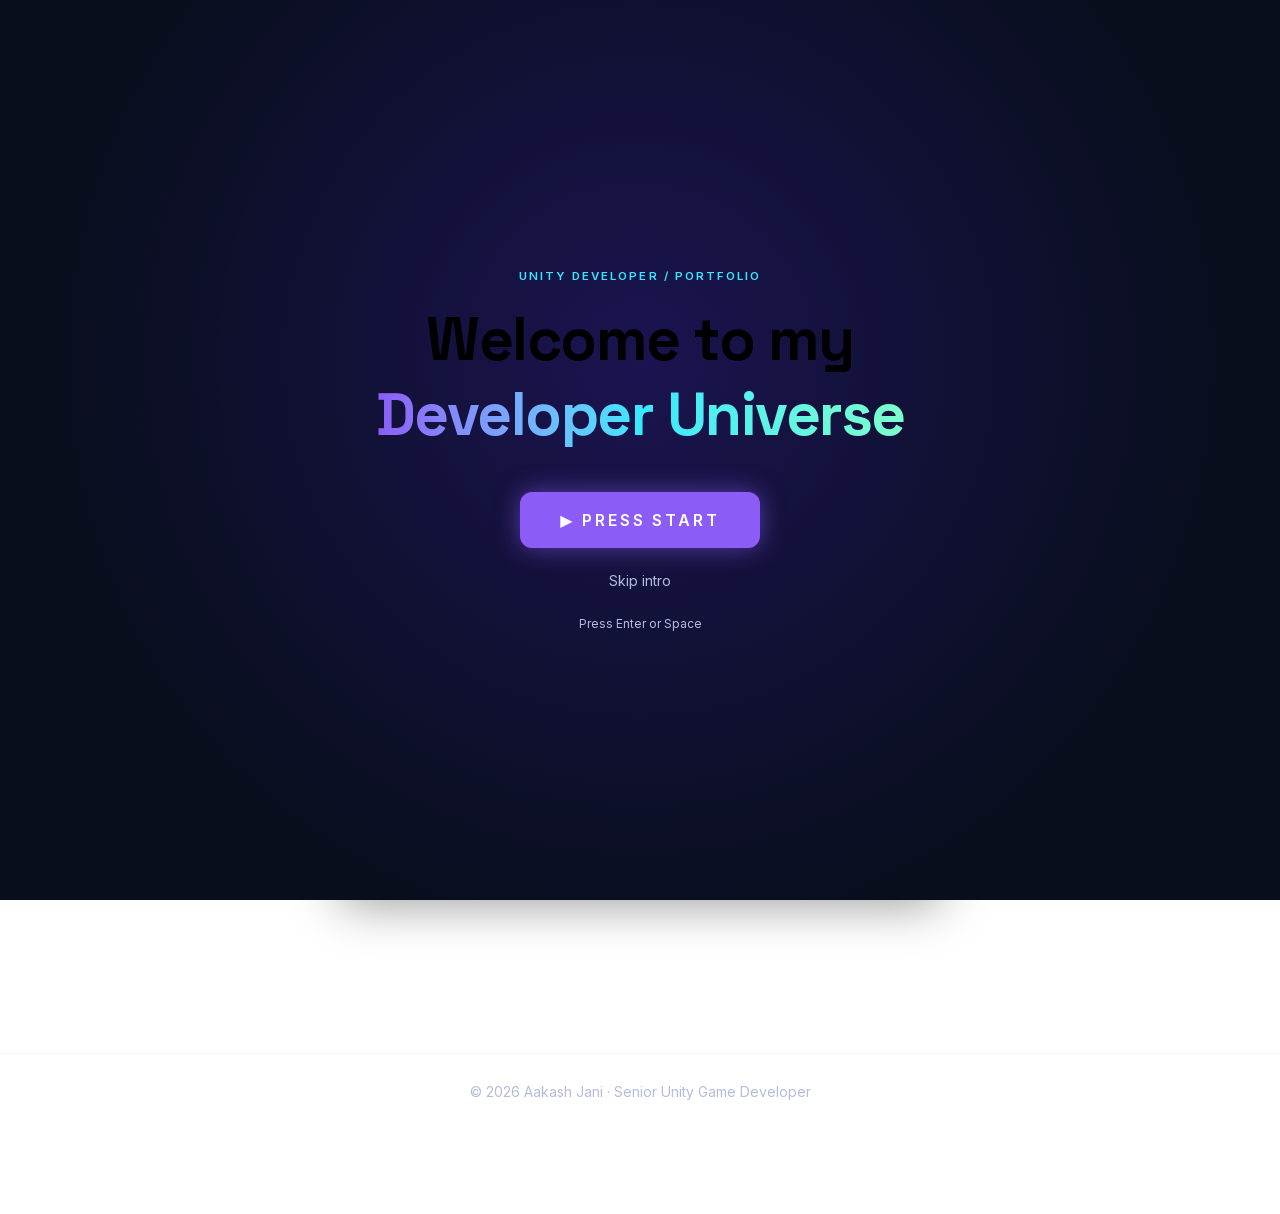
<file: 404/index.html>
<!DOCTYPE html><html lang="en" class="ec5Qua_variable _2vxq1q_variable"><head><meta charSet="utf-8"/><meta name="viewport" content="width=device-width, initial-scale=1"/><link rel="stylesheet" href="/_next/static/chunks/17mt0ww_q89-i.css" data-precedence="next"/><link rel="preload" as="script" fetchPriority="low" href="/_next/static/chunks/310vm2bl3xxpt.js"/><script src="/_next/static/chunks/1wnov70f88xjy.js" async=""></script><script src="/_next/static/chunks/23e6jep2anmtk.js" async=""></script><script src="/_next/static/chunks/0c98xzjfks9hq.js" async=""></script><script src="/_next/static/chunks/turbopack-2u1d16houkiyo.js" async=""></script><script src="/_next/static/chunks/40i-5s6v0jp7e.js" async=""></script><script src="/_next/static/chunks/0rvkdx0l4kgnf.js" async=""></script><script src="/_next/static/chunks/2ojuwj779_opx.js" async=""></script><script src="/_next/static/chunks/2mewo_6kd9nc4.js" async=""></script><meta name="robots" content="noindex"/><meta name="next-size-adjust" content=""/><title>404: This page could not be found.</title><title>Aakash Jani | Senior Unity Game Developer &amp; Team Lead</title><meta name="description" content="Senior Unity game developer and team lead with 7 years of experience shipping 30+ multiplayer, AR/VR and mobile games. 99.5% crash-free sessions, 40% better network stability. Open to relocation."/><meta property="og:title" content="Aakash Jani | Senior Unity Game Developer &amp; Team Lead"/><meta property="og:description" content="30+ games shipped. Multiplayer, AR/VR, mobile and WebGL. 99.5% crash-free sessions."/><meta property="og:type" content="website"/><meta name="twitter:card" content="summary_large_image"/><meta name="twitter:title" content="Aakash Jani | Senior Unity Game Developer &amp; Team Lead"/><meta name="twitter:description" content="30+ games shipped. Multiplayer, AR/VR, mobile and WebGL. 99.5% crash-free sessions."/><script>try{var r=JSON.parse(localStorage.getItem('recruiter')||'false');var d=document.documentElement;if(r){d.setAttribute('data-recruiter','1');d.setAttribute('data-intro','done')}if(sessionStorage.getItem('intro'))d.setAttribute('data-intro','done')}catch(e){}</script><script src="/_next/static/chunks/0cz1d0mv5g_q7.js" noModule=""></script></head><body class="font-sans antialiased"><div hidden=""><!--$--><!--/$--></div><canvas aria-hidden="true" class="deco pointer-events-none fixed inset-0 -z-10"></canvas><canvas aria-hidden="true" class="deco pointer-events-none fixed inset-0 z-[90]"></canvas><div id="intro" role="dialog" aria-label="Welcome" class="fixed inset-0 z-[300] grid place-items-center bg-[#05081480] px-6 text-center backdrop-blur-xl transition-opacity duration-500 opacity-100" style="background:radial-gradient(circle at 50% 40%, #1a1450 0%, #090e1d 70%)"><div><p class="label mb-4 text-accent2">Unity Developer / Portfolio</p><h1 class="font-display text-4xl font-bold leading-tight tracking-tight md:text-6xl">Welcome to my<br/><span class="bg-gradient-to-r from-accent via-accent2 to-mint bg-clip-text text-transparent">Developer Universe</span></h1><button class="glow-btn label mt-10 rounded-xl bg-accent px-10 py-4 text-base text-white pulse-glow">▶ Press Start</button><div class="mt-5"><button class="text-sm text-muted underline-offset-4 hover:text-fg hover:underline">Skip intro</button></div><p class="mt-6 text-xs text-muted">Press Enter or Space</p></div></div><a href="#main" class="sr-only focus:not-sr-only focus:fixed focus:left-2 focus:top-2 focus:z-[200] focus:rounded-lg focus:bg-accent focus:px-4 focus:py-2">Skip to content</a><header class="sticky top-0 z-40 border-b border-line bg-bg/70 backdrop-blur-md"><div class="mx-auto flex h-14 w-[min(1120px,100%-32px)] items-center justify-between gap-4"><a class="font-display font-bold tracking-tight" href="/">Aakash<span class="text-accent2">.</span>Jani</a><span class="label hidden items-center gap-2 text-mint sm:flex"><span class="h-2 w-2 rounded-full bg-mint pulse-glow"></span>System online</span><button aria-label="Open visitor achievements. Level 1, 0 XP" class="flex items-center gap-3 rounded-xl border border-line bg-surface px-3 py-1.5 text-left transition hover:border-accent2"><span class="text-lg">🏆</span><span><span class="label block text-[10px] text-accent2">LV <!-- -->1<!-- --> · <!-- -->0<!-- --> XP · <!-- -->0<!-- -->/<!-- -->5</span><span class="mt-1 block h-1.5 w-28 overflow-hidden rounded bg-line"><span class="block h-full bg-gradient-to-r from-accent to-accent2 transition-all duration-500" style="width:0%"></span></span></span></button></div></header><main id="main" class="pb-24"><div style="opacity:0;transform:translateY(14px)"><div style="font-family:system-ui,&quot;Segoe UI&quot;,Roboto,Helvetica,Arial,sans-serif,&quot;Apple Color Emoji&quot;,&quot;Segoe UI Emoji&quot;;height:100vh;text-align:center;display:flex;flex-direction:column;align-items:center;justify-content:center"><div><style>body{color:#000;background:#fff;margin:0}.next-error-h1{border-right:1px solid rgba(0,0,0,.3)}@media (prefers-color-scheme:dark){body{color:#fff;background:#000}.next-error-h1{border-right:1px solid rgba(255,255,255,.3)}}</style><h1 class="next-error-h1" style="display:inline-block;margin:0 20px 0 0;padding:0 23px 0 0;font-size:24px;font-weight:500;vertical-align:top;line-height:49px">404</h1><div style="display:inline-block"><h2 style="font-size:14px;font-weight:400;line-height:49px;margin:0">This page could not be found.</h2></div></div></div><!--$--><!--/$--></div></main><footer class="border-t border-line py-7 pb-28 text-center text-sm text-muted">© <!-- -->2026<!-- --> Aakash Jani · Senior Unity Game Developer</footer><nav aria-label="Mini-map" class="deco fixed right-5 top-1/2 z-40 hidden -translate-y-1/2 flex-col gap-3 xl:flex"><a aria-label="Home" class="group relative flex items-center justify-end" href="/#top"><span class="pointer-events-none absolute right-6 whitespace-nowrap rounded-md bg-surface px-2 py-1 text-xs opacity-0 transition group-hover:opacity-100">Home</span><span class="block rounded-full transition-all h-3 w-3 bg-accent2 shadow-[0_0_12px_var(--accent2)]"></span></a><a aria-label="About" class="group relative flex items-center justify-end" href="/#about"><span class="pointer-events-none absolute right-6 whitespace-nowrap rounded-md bg-surface px-2 py-1 text-xs opacity-0 transition group-hover:opacity-100">About</span><span class="block rounded-full transition-all h-2 w-2 bg-line group-hover:bg-muted"></span></a><a aria-label="Skills" class="group relative flex items-center justify-end" href="/#skills"><span class="pointer-events-none absolute right-6 whitespace-nowrap rounded-md bg-surface px-2 py-1 text-xs opacity-0 transition group-hover:opacity-100">Skills</span><span class="block rounded-full transition-all h-2 w-2 bg-line group-hover:bg-muted"></span></a><a aria-label="Experience" class="group relative flex items-center justify-end" href="/#experience"><span class="pointer-events-none absolute right-6 whitespace-nowrap rounded-md bg-surface px-2 py-1 text-xs opacity-0 transition group-hover:opacity-100">Experience</span><span class="block rounded-full transition-all h-2 w-2 bg-line group-hover:bg-muted"></span></a><a aria-label="Worlds" class="group relative flex items-center justify-end" href="/#games"><span class="pointer-events-none absolute right-6 whitespace-nowrap rounded-md bg-surface px-2 py-1 text-xs opacity-0 transition group-hover:opacity-100">Worlds</span><span class="block rounded-full transition-all h-2 w-2 bg-line group-hover:bg-muted"></span></a><a aria-label="Videos" class="group relative flex items-center justify-end" href="/#videos"><span class="pointer-events-none absolute right-6 whitespace-nowrap rounded-md bg-surface px-2 py-1 text-xs opacity-0 transition group-hover:opacity-100">Videos</span><span class="block rounded-full transition-all h-2 w-2 bg-line group-hover:bg-muted"></span></a><a aria-label="Casino Lab" class="group relative flex items-center justify-end" href="/#lab"><span class="pointer-events-none absolute right-6 whitespace-nowrap rounded-md bg-surface px-2 py-1 text-xs opacity-0 transition group-hover:opacity-100">Casino Lab</span><span class="block rounded-full transition-all h-2 w-2 bg-line group-hover:bg-muted"></span></a><a aria-label="Trophies" class="group relative flex items-center justify-end" href="/#achievements"><span class="pointer-events-none absolute right-6 whitespace-nowrap rounded-md bg-surface px-2 py-1 text-xs opacity-0 transition group-hover:opacity-100">Trophies</span><span class="block rounded-full transition-all h-2 w-2 bg-line group-hover:bg-muted"></span></a><a aria-label="Contact" class="group relative flex items-center justify-end" href="/#contact"><span class="pointer-events-none absolute right-6 whitespace-nowrap rounded-md bg-surface px-2 py-1 text-xs opacity-0 transition group-hover:opacity-100">Contact</span><span class="block rounded-full transition-all h-2 w-2 bg-line group-hover:bg-muted"></span></a></nav><nav aria-label="Sections" class="glass holo-edge fixed bottom-4 left-1/2 z-50 flex max-w-[calc(100vw-16px)] -translate-x-1/2 items-center gap-1 rounded-2xl p-1.5"><div class="no-scrollbar flex gap-1 overflow-x-auto"><a aria-label="Home" aria-current="true" class="group relative flex flex-none items-center gap-2 rounded-xl px-3 py-2 text-sm font-medium text-muted transition hover:text-fg" href="/#top"><span class="absolute inset-0 rounded-xl bg-accent/30 ring-1 ring-accent2/60"></span><span class="relative">🏠</span><span class="relative hidden lg:inline">Home</span></a><a aria-label="About" class="group relative flex flex-none items-center gap-2 rounded-xl px-3 py-2 text-sm font-medium text-muted transition hover:text-fg" href="/#about"><span class="relative">👤</span></a><a aria-label="Skills" class="group relative flex flex-none items-center gap-2 rounded-xl px-3 py-2 text-sm font-medium text-muted transition hover:text-fg" href="/#skills"><span class="relative">🎒</span></a><a aria-label="Experience" class="group relative flex flex-none items-center gap-2 rounded-xl px-3 py-2 text-sm font-medium text-muted transition hover:text-fg" href="/#experience"><span class="relative">🧭</span></a><a aria-label="Worlds" class="group relative flex flex-none items-center gap-2 rounded-xl px-3 py-2 text-sm font-medium text-muted transition hover:text-fg" href="/#games"><span class="relative">🌌</span></a><a aria-label="Videos" class="group relative flex flex-none items-center gap-2 rounded-xl px-3 py-2 text-sm font-medium text-muted transition hover:text-fg" href="/#videos"><span class="relative">🎬</span></a><a aria-label="Casino Lab" class="group relative flex flex-none items-center gap-2 rounded-xl px-3 py-2 text-sm font-medium text-muted transition hover:text-fg" href="/#lab"><span class="relative">🎲</span></a><a aria-label="Trophies" class="group relative flex flex-none items-center gap-2 rounded-xl px-3 py-2 text-sm font-medium text-muted transition hover:text-fg" href="/#achievements"><span class="relative">🏆</span></a><a aria-label="Contact" class="group relative flex flex-none items-center gap-2 rounded-xl px-3 py-2 text-sm font-medium text-muted transition hover:text-fg" href="/#contact"><span class="relative">✉️</span></a></div><span class="mx-1 h-6 w-px flex-none bg-line"></span><button aria-pressed="false" aria-label="Recruiter Mode: plain layout, no decorative animation" title="Recruiter Mode" class="grid h-10 w-10 flex-none place-items-center rounded-xl border text-base transition border-line">👔</button><button aria-pressed="false" aria-label="Developer terminal" title="Developer terminal (press `)" class="grid h-10 w-10 flex-none place-items-center rounded-xl border text-base transition border-line">&gt;_</button><button aria-pressed="false" aria-label="Interface sounds" title="Sounds (off by default)" class="grid h-10 w-10 flex-none place-items-center rounded-xl border text-base transition border-line">🔇</button></nav><div aria-live="polite" class="pointer-events-none fixed left-1/2 top-20 z-[120] -translate-x-1/2"></div><script id="_R_">(globalThis["TURBOPACK"] || (globalThis["TURBOPACK"] = [])).push({"otherChunks":["static/chunks/310vm2bl3xxpt.js","static/chunks/1wnov70f88xjy.js","static/chunks/23e6jep2anmtk.js","static/chunks/0c98xzjfks9hq.js"],"runtimeModuleIds":[94553]});</script><script src="/_next/static/chunks/310vm2bl3xxpt.js" async=""></script><script>(self.__next_f=self.__next_f||[]).push([0])</script><script>self.__next_f.push([1,"1:\"$Sreact.fragment\"\n2:\"/_next/static/chunks/40i-5s6v0jp7e.js\"\n3:\"/_next/static/chunks/0rvkdx0l4kgnf.js\"\n4:\"/_next/static/chunks/2ojuwj779_opx.js\"\n5:I[38462,[\"$2\",\"$3\",\"$4\"],\"default\"]\n6:I[79651,[\"$2\",\"$3\",\"$4\"],\"default\"]\n7:I[88909,[\"$2\",\"$3\",\"$4\"],\"default\"]\n8:I[60613,[\"$2\",\"$3\",\"$4\"],\"default\"]\n9:I[38025,[\"$2\",\"$3\",\"$4\"],\"default\"]\na:I[96726,[\"$2\",\"$3\",\"$4\"],\"default\"]\nb:I[39756,[\"$2\",\"$3\",\"$4\"],\"default\"]\nc:\"/_next/static/chunks/2mewo_6kd9nc4.js\"\nd:I[98168,[\"$2\",\"$3\",\"$4\",\"$c\"],\"default\"]\ne:I[37457,[\"$2\",\"$3\",\"$4\"],\"default\"]\nf:I[57895,[\"$2\",\"$3\",\"$4\"],\"default\"]\n10:I[40588,[\"$2\",\"$3\",\"$4\"],\"default\"]\n11:I[44642,[\"$2\",\"$3\",\"$4\"],\"default\"]\n12:I[68344,[\"$2\",\"$3\",\"$4\"],\"default\"]\n16:I[97367,[\"$2\",\"$3\",\"$4\"],\"OutletBoundary\"]\n17:\"$Sreact.suspense\"\n19:\"ViewportBoundary\"\n1a:I[97367,[\"$2\",\"$3\",\"$4\"],\"$19\"]\n1c:\"MetadataBoundary\"\n1d:I[97367,[\"$2\",\"$3\",\"$4\"],\"$1c\"]\n1f:I[68027,[\"$2\",\"$3\",\"$4\"],\"default\",1]\n:HL[\"/_next/static/chunks/17mt0ww_q89-i.css\",\"style\"]\n14:X\n"])</script><script>self.__next_f.push([1,"15:[[\"children\",{\"s\":\"__PAGE__\",\"h\":512,\"d\":{\"r\":[\"$\",\"$1\",\"c\",{\"children\":[[[\"$\",\"title\",null,{\"children\":\"404: This page could not be found.\"}],[\"$\",\"div\",null,{\"style\":\"$0:t:t:d:r:props:children:1:props:children:1:props:children:props:children:6:props:children:props:notFound:0:1:props:style\",\"children\":[\"$\",\"div\",null,{\"children\":[[\"$\",\"style\",null,{\"dangerouslySetInnerHTML\":{\"__html\":\"body{color:#000;background:#fff;margin:0}.next-error-h1{border-right:1px solid rgba(0,0,0,.3)}@media (prefers-color-scheme:dark){body{color:#fff;background:#000}.next-error-h1{border-right:1px solid rgba(255,255,255,.3)}}\"}}],[\"$\",\"h1\",null,{\"className\":\"next-error-h1\",\"style\":\"$0:t:t:d:r:props:children:1:props:children:1:props:children:props:children:6:props:children:props:notFound:0:1:props:children:props:children:1:props:style\",\"children\":404}],[\"$\",\"div\",null,{\"style\":\"$0:t:t:d:r:props:children:1:props:children:1:props:children:props:children:6:props:children:props:notFound:0:1:props:children:props:children:2:props:style\",\"children\":[\"$\",\"h2\",null,{\"style\":\"$0:t:t:d:r:props:children:1:props:children:1:props:children:props:children:6:props:children:props:notFound:0:1:props:children:props:children:2:props:children:props:style\",\"children\":\"This page could not be found.\"}]}]]}]}]],null,[\"$\",\"$L16\",null,{\"children\":[\"$\",\"$17\",null,{\"name\":\"Next.MetadataOutlet\",\"children\":\"$@18\"}]}]]}],\"p\":false,\"v\":null}}]]\n"])</script><script>self.__next_f.push([1,"13:[[\"children\",{\"s\":\"/_not-found\",\"h\":512,\"d\":{\"r\":[\"$\",\"$1\",\"c\",{\"children\":[null,[\"$\",\"$Lb\",null,{\"parallelRouterKey\":\"children\",\"error\":\"$undefined\",\"errorStyles\":\"$undefined\",\"errorScripts\":\"$undefined\",\"template\":[\"$\",\"$Le\",null,{}],\"templateStyles\":\"$undefined\",\"templateScripts\":\"$undefined\",\"notFound\":\"$undefined\",\"forbidden\":\"$undefined\",\"unauthorized\":\"$undefined\"}]]}],\"p\":false,\"v\":\"$14\"},\"c\":\"$Q15\"}]]\n"])</script><script>self.__next_f.push([1,"0:{\"P\":null,\"c\":[\"\",\"_not-found\",\"\"],\"q\":\"\",\"i\":false,\"t\":{\"t\":{\"s\":\"\",\"h\":528,\"d\":{\"r\":[\"$\",\"$1\",\"c\",{\"children\":[[[\"$\",\"link\",\"0\",{\"rel\":\"stylesheet\",\"href\":\"/_next/static/chunks/17mt0ww_q89-i.css\",\"precedence\":\"next\",\"crossOrigin\":\"$undefined\",\"nonce\":\"$undefined\"}],[\"$\",\"script\",\"script-0\",{\"src\":\"/_next/static/chunks/40i-5s6v0jp7e.js\",\"async\":true,\"nonce\":\"$undefined\"}],[\"$\",\"script\",\"script-1\",{\"src\":\"/_next/static/chunks/0rvkdx0l4kgnf.js\",\"async\":true,\"nonce\":\"$undefined\"}],[\"$\",\"script\",\"script-2\",{\"src\":\"/_next/static/chunks/2ojuwj779_opx.js\",\"async\":true,\"nonce\":\"$undefined\"}]],[\"$\",\"html\",null,{\"lang\":\"en\",\"className\":\"ec5Qua_variable _2vxq1q_variable\",\"suppressHydrationWarning\":true,\"children\":[[\"$\",\"head\",null,{\"children\":[\"$\",\"script\",null,{\"dangerouslySetInnerHTML\":{\"__html\":\"try{var r=JSON.parse(localStorage.getItem('recruiter')||'false');var d=document.documentElement;if(r){d.setAttribute('data-recruiter','1');d.setAttribute('data-intro','done')}if(sessionStorage.getItem('intro'))d.setAttribute('data-intro','done')}catch(e){}\"}}]}],[\"$\",\"body\",null,{\"className\":\"font-sans antialiased\",\"children\":[\"$\",\"$L5\",null,{\"children\":[[\"$\",\"$L6\",null,{}],[\"$\",\"$L7\",null,{}],[\"$\",\"$L8\",null,{}],[\"$\",\"$L9\",null,{}],[\"$\",\"a\",null,{\"href\":\"#main\",\"className\":\"sr-only focus:not-sr-only focus:fixed focus:left-2 focus:top-2 focus:z-[200] focus:rounded-lg focus:bg-accent focus:px-4 focus:py-2\",\"children\":\"Skip to content\"}],[\"$\",\"$La\",null,{}],[\"$\",\"main\",null,{\"id\":\"main\",\"className\":\"pb-24\",\"children\":[\"$\",\"$Lb\",null,{\"parallelRouterKey\":\"children\",\"error\":\"$undefined\",\"errorStyles\":\"$undefined\",\"errorScripts\":\"$undefined\",\"template\":[\"$\",\"$Ld\",null,{\"children\":[\"$\",\"$Le\",null,{}]}],\"templateStyles\":[],\"templateScripts\":[[\"$\",\"script\",\"script-0\",{\"src\":\"/_next/static/chunks/2mewo_6kd9nc4.js\",\"async\":true,\"nonce\":\"$undefined\"}]],\"notFound\":[[[\"$\",\"title\",null,{\"children\":\"404: This page could not be found.\"}],[\"$\",\"div\",null,{\"style\":{\"fontFamily\":\"system-ui,\\\"Segoe UI\\\",Roboto,Helvetica,Arial,sans-serif,\\\"Apple Color Emoji\\\",\\\"Segoe UI Emoji\\\"\",\"height\":\"100vh\",\"textAlign\":\"center\",\"display\":\"flex\",\"flexDirection\":\"column\",\"alignItems\":\"center\",\"justifyContent\":\"center\"},\"children\":[\"$\",\"div\",null,{\"children\":[[\"$\",\"style\",null,{\"dangerouslySetInnerHTML\":{\"__html\":\"body{color:#000;background:#fff;margin:0}.next-error-h1{border-right:1px solid rgba(0,0,0,.3)}@media (prefers-color-scheme:dark){body{color:#fff;background:#000}.next-error-h1{border-right:1px solid rgba(255,255,255,.3)}}\"}}],[\"$\",\"h1\",null,{\"className\":\"next-error-h1\",\"style\":{\"display\":\"inline-block\",\"margin\":\"0 20px 0 0\",\"padding\":\"0 23px 0 0\",\"fontSize\":24,\"fontWeight\":500,\"verticalAlign\":\"top\",\"lineHeight\":\"49px\"},\"children\":404}],[\"$\",\"div\",null,{\"style\":{\"display\":\"inline-block\"},\"children\":[\"$\",\"h2\",null,{\"style\":{\"fontSize\":14,\"fontWeight\":400,\"lineHeight\":\"49px\",\"margin\":0},\"children\":\"This page could not be found.\"}]}]]}]}]],[]],\"forbidden\":\"$undefined\",\"unauthorized\":\"$undefined\"}]}],[\"$\",\"footer\",null,{\"className\":\"border-t border-line py-7 pb-28 text-center text-sm text-muted\",\"children\":[\"© \",2026,\" Aakash Jani · Senior Unity Game Developer\"]}],[\"$\",\"$Lf\",null,{}],[\"$\",\"$L10\",null,{}],[\"$\",\"$L11\",null,{}],[\"$\",\"$L12\",null,{}]]}]}]]}]]}],\"p\":false,\"v\":null},\"c\":\"$Q13\"},\"h\":{\"r\":[\"$\",\"$1\",\"h\",{\"children\":[[\"$\",\"meta\",null,{\"name\":\"robots\",\"content\":\"noindex\"}],[\"$\",\"$L1a\",null,{\"children\":\"$L1b\"}],[\"$\",\"$L1d\",null,{\"children\":[[\"$\",\"div\",null,{\"hidden\":true,\"children\":[\"$\",\"$17\",null,{\"name\":\"Next.Metadata\",\"children\":\"$L1e\"}]}],null]}],[\"$\",\"meta\",null,{\"name\":\"next-size-adjust\",\"content\":\"\"}]]}],\"p\":false,\"v\":null}},\"m\":\"$undefined\",\"G\":[\"$1f\",[[\"$\",\"link\",\"0\",{\"rel\":\"stylesheet\",\"href\":\"/_next/static/chunks/17mt0ww_q89-i.css\",\"precedence\":\"next\",\"crossOrigin\":\"$undefined\",\"nonce\":\"$undefined\"}]]],\"S\":true,\"r\":\"$undefined\",\"s\":\"$undefined\",\"a\":\"$undefined\",\"l\":\"$undefined\",\"p\":\"$undefined\",\"d\":\"$undefined\",\"b\":\"051TI_pR7azTFmuWmZ3G-\"}\n"])</script><script>self.__next_f.push([1,"14:C\n1b:[[\"$\",\"meta\",\"0\",{\"charSet\":\"utf-8\"}],[\"$\",\"meta\",\"1\",{\"name\":\"viewport\",\"content\":\"width=device-width, initial-scale=1\"}]]\n"])</script><script>self.__next_f.push([1,"18:null\n1e:[[\"$\",\"title\",\"0\",{\"children\":\"Aakash Jani | Senior Unity Game Developer \u0026 Team Lead\"}],[\"$\",\"meta\",\"1\",{\"name\":\"description\",\"content\":\"Senior Unity game developer and team lead with 7 years of experience shipping 30+ multiplayer, AR/VR and mobile games. 99.5% crash-free sessions, 40% better network stability. Open to relocation.\"}],[\"$\",\"meta\",\"2\",{\"property\":\"og:title\",\"content\":\"Aakash Jani | Senior Unity Game Developer \u0026 Team Lead\"}],[\"$\",\"meta\",\"3\",{\"property\":\"og:description\",\"content\":\"30+ games shipped. Multiplayer, AR/VR, mobile and WebGL. 99.5% crash-free sessions.\"}],[\"$\",\"meta\",\"4\",{\"property\":\"og:type\",\"content\":\"website\"}],[\"$\",\"meta\",\"5\",{\"name\":\"twitter:card\",\"content\":\"summary_large_image\"}],[\"$\",\"meta\",\"6\",{\"name\":\"twitter:title\",\"content\":\"Aakash Jani | Senior Unity Game Developer \u0026 Team Lead\"}],[\"$\",\"meta\",\"7\",{\"name\":\"twitter:description\",\"content\":\"30+ games shipped. Multiplayer, AR/VR, mobile and WebGL. 99.5% crash-free sessions.\"}]]\n"])</script></body></html>
</file>
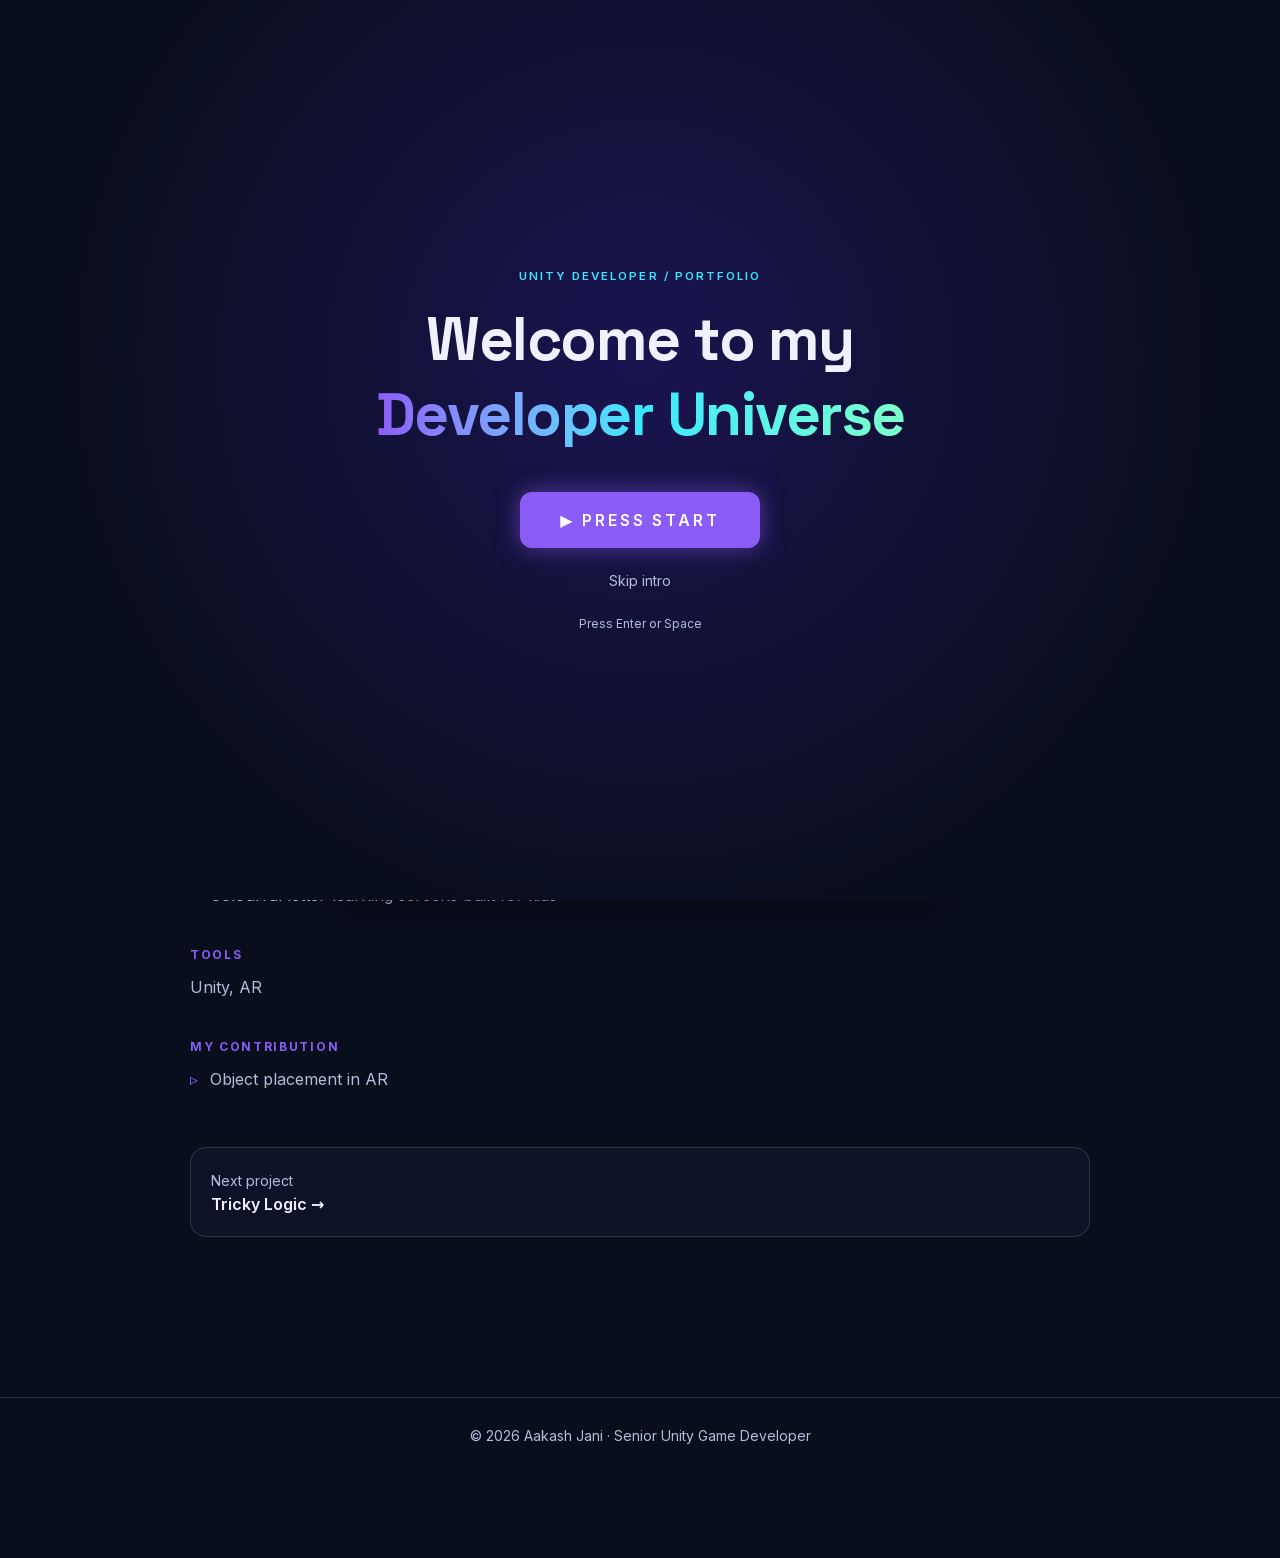
<file: games/ar-learn-abcd/index.html>
<!DOCTYPE html><html lang="en" class="ec5Qua_variable _2vxq1q_variable"><head><meta charSet="utf-8"/><meta name="viewport" content="width=device-width, initial-scale=1"/><link rel="preload" href="/_next/static/media/07c7676b89ed2778-s.p.2bn3s6zvc0dyp.woff2" as="font" crossorigin="" type="font/woff2"/><link rel="preload" href="/_next/static/media/237858b39a32779d-s.p.2cyn07wtgehh0.woff2" as="font" crossorigin="" type="font/woff2"/><link rel="preload" href="/assets/ar-learn-abcd/icon.jpg" as="image"/><link rel="stylesheet" href="/_next/static/chunks/17mt0ww_q89-i.css" data-precedence="next"/><link rel="preload" as="script" fetchPriority="low" href="/_next/static/chunks/310vm2bl3xxpt.js"/><script src="/_next/static/chunks/1wnov70f88xjy.js" async=""></script><script src="/_next/static/chunks/23e6jep2anmtk.js" async=""></script><script src="/_next/static/chunks/0c98xzjfks9hq.js" async=""></script><script src="/_next/static/chunks/turbopack-2u1d16houkiyo.js" async=""></script><script src="/_next/static/chunks/40i-5s6v0jp7e.js" async=""></script><script src="/_next/static/chunks/0rvkdx0l4kgnf.js" async=""></script><script src="/_next/static/chunks/2ojuwj779_opx.js" async=""></script><script src="/_next/static/chunks/2mewo_6kd9nc4.js" async=""></script><script src="/_next/static/chunks/3zde6ixhoqub4.js" async=""></script><meta name="next-size-adjust" content=""/><title>AR: Learn ABCD | Aakash Jani</title><meta name="description" content="An augmented-reality alphabet app for young children."/><meta property="og:title" content="Aakash Jani | Senior Unity Game Developer &amp; Team Lead"/><meta property="og:description" content="30+ games shipped. Multiplayer, AR/VR, mobile and WebGL. 99.5% crash-free sessions."/><meta property="og:type" content="website"/><meta name="twitter:card" content="summary_large_image"/><meta name="twitter:title" content="Aakash Jani | Senior Unity Game Developer &amp; Team Lead"/><meta name="twitter:description" content="30+ games shipped. Multiplayer, AR/VR, mobile and WebGL. 99.5% crash-free sessions."/><script>try{var r=JSON.parse(localStorage.getItem('recruiter')||'false');var d=document.documentElement;if(r){d.setAttribute('data-recruiter','1');d.setAttribute('data-intro','done')}if(sessionStorage.getItem('intro'))d.setAttribute('data-intro','done')}catch(e){}</script><script src="/_next/static/chunks/0cz1d0mv5g_q7.js" noModule=""></script></head><body class="font-sans antialiased"><div hidden=""><!--$--><!--/$--></div><canvas aria-hidden="true" class="deco pointer-events-none fixed inset-0 -z-10"></canvas><canvas aria-hidden="true" class="deco pointer-events-none fixed inset-0 z-[90]"></canvas><div id="intro" role="dialog" aria-label="Welcome" class="fixed inset-0 z-[300] grid place-items-center bg-[#05081480] px-6 text-center backdrop-blur-xl transition-opacity duration-500 opacity-100" style="background:radial-gradient(circle at 50% 40%, #1a1450 0%, #090e1d 70%)"><div><p class="label mb-4 text-accent2">Unity Developer / Portfolio</p><h1 class="font-display text-4xl font-bold leading-tight tracking-tight md:text-6xl">Welcome to my<br/><span class="bg-gradient-to-r from-accent via-accent2 to-mint bg-clip-text text-transparent">Developer Universe</span></h1><button class="glow-btn label mt-10 rounded-xl bg-accent px-10 py-4 text-base text-white pulse-glow">▶ Press Start</button><div class="mt-5"><button class="text-sm text-muted underline-offset-4 hover:text-fg hover:underline">Skip intro</button></div><p class="mt-6 text-xs text-muted">Press Enter or Space</p></div></div><a href="#main" class="sr-only focus:not-sr-only focus:fixed focus:left-2 focus:top-2 focus:z-[200] focus:rounded-lg focus:bg-accent focus:px-4 focus:py-2">Skip to content</a><header class="sticky top-0 z-40 border-b border-line bg-bg/70 backdrop-blur-md"><div class="mx-auto flex h-14 w-[min(1120px,100%-32px)] items-center justify-between gap-4"><a class="font-display font-bold tracking-tight" href="/">Aakash<span class="text-accent2">.</span>Jani</a><span class="label hidden items-center gap-2 text-mint sm:flex"><span class="h-2 w-2 rounded-full bg-mint pulse-glow"></span>System online</span><button aria-label="Open visitor achievements. Level 1, 0 XP" class="flex items-center gap-3 rounded-xl border border-line bg-surface px-3 py-1.5 text-left transition hover:border-accent2"><span class="text-lg">🏆</span><span><span class="label block text-[10px] text-accent2">LV <!-- -->1<!-- --> · <!-- -->0<!-- --> XP · <!-- -->0<!-- -->/<!-- -->5</span><span class="mt-1 block h-1.5 w-28 overflow-hidden rounded bg-line"><span class="block h-full bg-gradient-to-r from-accent to-accent2 transition-all duration-500" style="width:0%"></span></span></span></button></div></header><main id="main" class="pb-24"><div style="opacity:0;transform:translateY(14px)"><article class="mx-auto w-[min(900px,100%-32px)] py-12 md:py-16"><a class="text-sm text-muted hover:text-fg" href="/#games">← All games</a><div class="mt-6 flex items-center gap-4"><img src="/assets/ar-learn-abcd/icon.jpg" alt="AR: Learn ABCD icon" width="72" height="72" class="rounded-2xl border border-line"/><div><h1 class="text-3xl font-bold tracking-tight md:text-4xl">AR: Learn ABCD</h1><div class="mt-2 flex flex-wrap gap-2"><span class="rounded-full border border-line bg-surface px-3 py-0.5 text-sm text-muted">AR</span><span class="rounded-full border border-line bg-surface px-3 py-0.5 text-sm text-muted">Educational</span><span class="rounded-full border border-line bg-surface px-3 py-0.5 text-sm text-muted">iOS</span></div></div></div><p class="mt-6 text-lg text-muted">An augmented-reality alphabet app for young children.</p><section class="mt-10"><h2 class="mb-3 text-xs font-bold uppercase tracking-[0.14em] text-accent">Screenshots</h2><div tabindex="0" aria-label="AR: Learn ABCD screenshots" class="no-scrollbar flex snap-x gap-3 overflow-x-auto h-[420px]"><button aria-label="Enlarge AR: Learn ABCD screenshot 1" class="h-full flex-none snap-start cursor-zoom-in overflow-hidden rounded-xl"><img src="/assets/ar-learn-abcd/shot1.jpg" alt="AR: Learn ABCD screenshot 1" loading="lazy" class="h-full w-auto"/></button><button aria-label="Enlarge AR: Learn ABCD screenshot 2" class="h-full flex-none snap-start cursor-zoom-in overflow-hidden rounded-xl"><img src="/assets/ar-learn-abcd/shot2.jpg" alt="AR: Learn ABCD screenshot 2" loading="lazy" class="h-full w-auto"/></button><button aria-label="Enlarge AR: Learn ABCD screenshot 3" class="h-full flex-none snap-start cursor-zoom-in overflow-hidden rounded-xl"><img src="/assets/ar-learn-abcd/shot3.jpg" alt="AR: Learn ABCD screenshot 3" loading="lazy" class="h-full w-auto"/></button><button aria-label="Enlarge AR: Learn ABCD screenshot 4" class="h-full flex-none snap-start cursor-zoom-in overflow-hidden rounded-xl"><img src="/assets/ar-learn-abcd/shot4.jpg" alt="AR: Learn ABCD screenshot 4" loading="lazy" class="h-full w-auto"/></button></div></section><section class="mt-10"><h2 class="mb-3 text-xs font-bold uppercase tracking-[0.14em] text-accent">What&#x27;s in the game</h2><ul class="space-y-2 text-muted"><li class="relative pl-5 before:absolute before:left-0 before:text-accent before:content-[&#x27;•&#x27;]">Places alphabet objects into the real world through AR</li><li class="relative pl-5 before:absolute before:left-0 before:text-accent before:content-[&#x27;•&#x27;]">Colourful letter-learning screens built for kids</li></ul></section><section class="mt-10"><h2 class="mb-3 text-xs font-bold uppercase tracking-[0.14em] text-accent">Tools</h2><p class="text-muted">Unity, AR</p></section><section class="mt-10"><h2 class="mb-3 text-xs font-bold uppercase tracking-[0.14em] text-accent">My contribution</h2><ul class="space-y-2 text-muted"><li class="relative pl-5 before:absolute before:left-0 before:text-accent before:content-[&#x27;▹&#x27;]">Object placement in AR</li></ul></section><a class="mt-14 block rounded-2xl border border-line bg-surface p-5 transition hover:border-accent" href="/games/tricky-logic/"><span class="text-sm text-muted">Next project</span><div class="font-semibold">Tricky Logic<!-- --> →</div></a></article><!--$--><!--/$--></div></main><footer class="border-t border-line py-7 pb-28 text-center text-sm text-muted">© <!-- -->2026<!-- --> Aakash Jani · Senior Unity Game Developer</footer><nav aria-label="Mini-map" class="deco fixed right-5 top-1/2 z-40 hidden -translate-y-1/2 flex-col gap-3 xl:flex"><a aria-label="Home" class="group relative flex items-center justify-end" href="/#top"><span class="pointer-events-none absolute right-6 whitespace-nowrap rounded-md bg-surface px-2 py-1 text-xs opacity-0 transition group-hover:opacity-100">Home</span><span class="block rounded-full transition-all h-3 w-3 bg-accent2 shadow-[0_0_12px_var(--accent2)]"></span></a><a aria-label="About" class="group relative flex items-center justify-end" href="/#about"><span class="pointer-events-none absolute right-6 whitespace-nowrap rounded-md bg-surface px-2 py-1 text-xs opacity-0 transition group-hover:opacity-100">About</span><span class="block rounded-full transition-all h-2 w-2 bg-line group-hover:bg-muted"></span></a><a aria-label="Skills" class="group relative flex items-center justify-end" href="/#skills"><span class="pointer-events-none absolute right-6 whitespace-nowrap rounded-md bg-surface px-2 py-1 text-xs opacity-0 transition group-hover:opacity-100">Skills</span><span class="block rounded-full transition-all h-2 w-2 bg-line group-hover:bg-muted"></span></a><a aria-label="Experience" class="group relative flex items-center justify-end" href="/#experience"><span class="pointer-events-none absolute right-6 whitespace-nowrap rounded-md bg-surface px-2 py-1 text-xs opacity-0 transition group-hover:opacity-100">Experience</span><span class="block rounded-full transition-all h-2 w-2 bg-line group-hover:bg-muted"></span></a><a aria-label="Worlds" class="group relative flex items-center justify-end" href="/#games"><span class="pointer-events-none absolute right-6 whitespace-nowrap rounded-md bg-surface px-2 py-1 text-xs opacity-0 transition group-hover:opacity-100">Worlds</span><span class="block rounded-full transition-all h-2 w-2 bg-line group-hover:bg-muted"></span></a><a aria-label="Videos" class="group relative flex items-center justify-end" href="/#videos"><span class="pointer-events-none absolute right-6 whitespace-nowrap rounded-md bg-surface px-2 py-1 text-xs opacity-0 transition group-hover:opacity-100">Videos</span><span class="block rounded-full transition-all h-2 w-2 bg-line group-hover:bg-muted"></span></a><a aria-label="Casino Lab" class="group relative flex items-center justify-end" href="/#lab"><span class="pointer-events-none absolute right-6 whitespace-nowrap rounded-md bg-surface px-2 py-1 text-xs opacity-0 transition group-hover:opacity-100">Casino Lab</span><span class="block rounded-full transition-all h-2 w-2 bg-line group-hover:bg-muted"></span></a><a aria-label="Trophies" class="group relative flex items-center justify-end" href="/#achievements"><span class="pointer-events-none absolute right-6 whitespace-nowrap rounded-md bg-surface px-2 py-1 text-xs opacity-0 transition group-hover:opacity-100">Trophies</span><span class="block rounded-full transition-all h-2 w-2 bg-line group-hover:bg-muted"></span></a><a aria-label="Contact" class="group relative flex items-center justify-end" href="/#contact"><span class="pointer-events-none absolute right-6 whitespace-nowrap rounded-md bg-surface px-2 py-1 text-xs opacity-0 transition group-hover:opacity-100">Contact</span><span class="block rounded-full transition-all h-2 w-2 bg-line group-hover:bg-muted"></span></a></nav><nav aria-label="Sections" class="glass holo-edge fixed bottom-4 left-1/2 z-50 flex max-w-[calc(100vw-16px)] -translate-x-1/2 items-center gap-1 rounded-2xl p-1.5"><div class="no-scrollbar flex gap-1 overflow-x-auto"><a aria-label="Home" aria-current="true" class="group relative flex flex-none items-center gap-2 rounded-xl px-3 py-2 text-sm font-medium text-muted transition hover:text-fg" href="/#top"><span class="absolute inset-0 rounded-xl bg-accent/30 ring-1 ring-accent2/60"></span><span class="relative">🏠</span><span class="relative hidden lg:inline">Home</span></a><a aria-label="About" class="group relative flex flex-none items-center gap-2 rounded-xl px-3 py-2 text-sm font-medium text-muted transition hover:text-fg" href="/#about"><span class="relative">👤</span></a><a aria-label="Skills" class="group relative flex flex-none items-center gap-2 rounded-xl px-3 py-2 text-sm font-medium text-muted transition hover:text-fg" href="/#skills"><span class="relative">🎒</span></a><a aria-label="Experience" class="group relative flex flex-none items-center gap-2 rounded-xl px-3 py-2 text-sm font-medium text-muted transition hover:text-fg" href="/#experience"><span class="relative">🧭</span></a><a aria-label="Worlds" class="group relative flex flex-none items-center gap-2 rounded-xl px-3 py-2 text-sm font-medium text-muted transition hover:text-fg" href="/#games"><span class="relative">🌌</span></a><a aria-label="Videos" class="group relative flex flex-none items-center gap-2 rounded-xl px-3 py-2 text-sm font-medium text-muted transition hover:text-fg" href="/#videos"><span class="relative">🎬</span></a><a aria-label="Casino Lab" class="group relative flex flex-none items-center gap-2 rounded-xl px-3 py-2 text-sm font-medium text-muted transition hover:text-fg" href="/#lab"><span class="relative">🎲</span></a><a aria-label="Trophies" class="group relative flex flex-none items-center gap-2 rounded-xl px-3 py-2 text-sm font-medium text-muted transition hover:text-fg" href="/#achievements"><span class="relative">🏆</span></a><a aria-label="Contact" class="group relative flex flex-none items-center gap-2 rounded-xl px-3 py-2 text-sm font-medium text-muted transition hover:text-fg" href="/#contact"><span class="relative">✉️</span></a></div><span class="mx-1 h-6 w-px flex-none bg-line"></span><button aria-pressed="false" aria-label="Recruiter Mode: plain layout, no decorative animation" title="Recruiter Mode" class="grid h-10 w-10 flex-none place-items-center rounded-xl border text-base transition border-line">👔</button><button aria-pressed="false" aria-label="Developer terminal" title="Developer terminal (press `)" class="grid h-10 w-10 flex-none place-items-center rounded-xl border text-base transition border-line">&gt;_</button><button aria-pressed="false" aria-label="Interface sounds" title="Sounds (off by default)" class="grid h-10 w-10 flex-none place-items-center rounded-xl border text-base transition border-line">🔇</button></nav><div aria-live="polite" class="pointer-events-none fixed left-1/2 top-20 z-[120] -translate-x-1/2"></div><script id="_R_">(globalThis["TURBOPACK"] || (globalThis["TURBOPACK"] = [])).push({"otherChunks":["static/chunks/310vm2bl3xxpt.js","static/chunks/1wnov70f88xjy.js","static/chunks/23e6jep2anmtk.js","static/chunks/0c98xzjfks9hq.js"],"runtimeModuleIds":[94553]});</script><script src="/_next/static/chunks/310vm2bl3xxpt.js" async=""></script><script>(self.__next_f=self.__next_f||[]).push([0])</script><script>self.__next_f.push([1,"1:\"$Sreact.fragment\"\n2:\"/_next/static/chunks/40i-5s6v0jp7e.js\"\n3:\"/_next/static/chunks/0rvkdx0l4kgnf.js\"\n4:\"/_next/static/chunks/2ojuwj779_opx.js\"\n5:I[38462,[\"$2\",\"$3\",\"$4\"],\"default\"]\n6:I[79651,[\"$2\",\"$3\",\"$4\"],\"default\"]\n7:I[88909,[\"$2\",\"$3\",\"$4\"],\"default\"]\n8:I[60613,[\"$2\",\"$3\",\"$4\"],\"default\"]\n9:I[38025,[\"$2\",\"$3\",\"$4\"],\"default\"]\na:I[96726,[\"$2\",\"$3\",\"$4\"],\"default\"]\nb:I[39756,[\"$2\",\"$3\",\"$4\"],\"default\"]\nc:\"/_next/static/chunks/2mewo_6kd9nc4.js\"\nd:I[98168,[\"$2\",\"$3\",\"$4\",\"$c\"],\"default\"]\ne:I[37457,[\"$2\",\"$3\",\"$4\"],\"default\"]\nf:I[57895,[\"$2\",\"$3\",\"$4\"],\"default\"]\n10:I[40588,[\"$2\",\"$3\",\"$4\"],\"default\"]\n11:I[44642,[\"$2\",\"$3\",\"$4\"],\"default\"]\n12:I[68344,[\"$2\",\"$3\",\"$4\"],\"default\"]\n18:I[97367,[\"$2\",\"$3\",\"$4\"],\"OutletBoundary\"]\n19:\"$Sreact.suspense\"\n1b:\"ViewportBoundary\"\n1c:I[97367,[\"$2\",\"$3\",\"$4\"],\"$1b\"]\n1e:\"MetadataBoundary\"\n1f:I[97367,[\"$2\",\"$3\",\"$4\"],\"$1e\"]\n21:I[68027,[\"$2\",\"$3\",\"$4\"],\"default\",1]\n:HL[\"/_next/static/chunks/17mt0ww_q89-i.css\",\"style\"]\n:HL[\"/_next/static/media/07c7676b89ed2778-s.p.2bn3s6zvc0dyp.woff2\",\"font\",{\"crossOrigin\":\"\",\"type\":\"font/woff2\"}]\n:HL[\"/_next/static/media/237858b39a32779d-s.p.2cyn07wtgehh0.woff2\",\"font\",{\"crossOrigin\":\"\",\"type\":\"font/woff2\"}]\n14:X\n16:[[\"children\",{\"s\":\"__PAGE__\",\"h\":512,\"d\":{\"r\":[\"$\",\"$1\",\"c\",{\"children\":[\"$L17\",[[\"$\",\"script\",\"script-0\",{\"src\":\"/_next/static/chunks/3zde6ixhoqub4.js\",\"async\":true,\"nonce\":\"$undefined\"}]],[\"$\",\"$L18\",null,{\"children\":[\"$\",\"$19\",null,{\"name\":\"Next.MetadataOutlet\",\"children\":\"$@1a\"}]}]]}],\"p\":false,\"v\":null}}]]\n15:[[\"children\",{\"s\":{\"n\":\"slug\",\"t\":\"d\",\"k\":\"ar-learn-abcd\",\"s\":[]},\"h\":512,\"d\":{\"r\":[\"$\",\"$1\",\"c\",{\"children\":[null,[\"$\",\"$Lb\",null,{\"parallelRouterKey\":\"children\",\"error\":\"$undefined\",\"errorStyles\":\"$undefined\",\"errorScripts\":\"$undefined\",\"template\":[\"$\",\"$Le\",null,{}],\"templateStyles\":\"$undefined\",\"templateScripts\":\"$undefined\",\"notFound\":\"$undefined\",\"forbidden\":\"$undefined\",\"unauthorized\":\"$undefined\"}]]}],\"p\":false,\"v\":\"$14\"},\"c\":\"$Q16\"}]]\n13:[[\"children\",{\"s\":\"games\",\"h\":512,\"d\":{\"r\":[\"$\",\"$1\",\"c\",{\"children\":[null,[\"$\",\"$Lb\",null,{\"parallelRouterKey\":\"children\",\"error\":\"$undefined\",\"errorStyles\":\"$undefined\",\"errorScripts\":\"$undefined\",\"template\":[\"$\",\"$Le\",null,{}],\"templateStyles\":\"$undefined\",\"templateScripts\":\"$undefined\",\"notFound\":\"$undefined\",\"forbidden\":\"$undefined\",\"unauthorized\":\"$undefined\"}]]}],\"p\":false,\"v\":\"$14\"},\"c\":\"$Q15\"}]]\n"])</script><script>self.__next_f.push([1,"0:{\"P\":null,\"c\":[\"\",\"games\",\"ar-learn-abcd\",\"\"],\"q\":\"\",\"i\":false,\"t\":{\"t\":{\"s\":\"\",\"h\":528,\"d\":{\"r\":[\"$\",\"$1\",\"c\",{\"children\":[[[\"$\",\"link\",\"0\",{\"rel\":\"stylesheet\",\"href\":\"/_next/static/chunks/17mt0ww_q89-i.css\",\"precedence\":\"next\",\"crossOrigin\":\"$undefined\",\"nonce\":\"$undefined\"}],[\"$\",\"script\",\"script-0\",{\"src\":\"/_next/static/chunks/40i-5s6v0jp7e.js\",\"async\":true,\"nonce\":\"$undefined\"}],[\"$\",\"script\",\"script-1\",{\"src\":\"/_next/static/chunks/0rvkdx0l4kgnf.js\",\"async\":true,\"nonce\":\"$undefined\"}],[\"$\",\"script\",\"script-2\",{\"src\":\"/_next/static/chunks/2ojuwj779_opx.js\",\"async\":true,\"nonce\":\"$undefined\"}]],[\"$\",\"html\",null,{\"lang\":\"en\",\"className\":\"ec5Qua_variable _2vxq1q_variable\",\"suppressHydrationWarning\":true,\"children\":[[\"$\",\"head\",null,{\"children\":[\"$\",\"script\",null,{\"dangerouslySetInnerHTML\":{\"__html\":\"try{var r=JSON.parse(localStorage.getItem('recruiter')||'false');var d=document.documentElement;if(r){d.setAttribute('data-recruiter','1');d.setAttribute('data-intro','done')}if(sessionStorage.getItem('intro'))d.setAttribute('data-intro','done')}catch(e){}\"}}]}],[\"$\",\"body\",null,{\"className\":\"font-sans antialiased\",\"children\":[\"$\",\"$L5\",null,{\"children\":[[\"$\",\"$L6\",null,{}],[\"$\",\"$L7\",null,{}],[\"$\",\"$L8\",null,{}],[\"$\",\"$L9\",null,{}],[\"$\",\"a\",null,{\"href\":\"#main\",\"className\":\"sr-only focus:not-sr-only focus:fixed focus:left-2 focus:top-2 focus:z-[200] focus:rounded-lg focus:bg-accent focus:px-4 focus:py-2\",\"children\":\"Skip to content\"}],[\"$\",\"$La\",null,{}],[\"$\",\"main\",null,{\"id\":\"main\",\"className\":\"pb-24\",\"children\":[\"$\",\"$Lb\",null,{\"parallelRouterKey\":\"children\",\"error\":\"$undefined\",\"errorStyles\":\"$undefined\",\"errorScripts\":\"$undefined\",\"template\":[\"$\",\"$Ld\",null,{\"children\":[\"$\",\"$Le\",null,{}]}],\"templateStyles\":[],\"templateScripts\":[[\"$\",\"script\",\"script-0\",{\"src\":\"/_next/static/chunks/2mewo_6kd9nc4.js\",\"async\":true,\"nonce\":\"$undefined\"}]],\"notFound\":[[[\"$\",\"title\",null,{\"children\":\"404: This page could not be found.\"}],[\"$\",\"div\",null,{\"style\":{\"fontFamily\":\"system-ui,\\\"Segoe UI\\\",Roboto,Helvetica,Arial,sans-serif,\\\"Apple Color Emoji\\\",\\\"Segoe UI Emoji\\\"\",\"height\":\"100vh\",\"textAlign\":\"center\",\"display\":\"flex\",\"flexDirection\":\"column\",\"alignItems\":\"center\",\"justifyContent\":\"center\"},\"children\":[\"$\",\"div\",null,{\"children\":[[\"$\",\"style\",null,{\"dangerouslySetInnerHTML\":{\"__html\":\"body{color:#000;background:#fff;margin:0}.next-error-h1{border-right:1px solid rgba(0,0,0,.3)}@media (prefers-color-scheme:dark){body{color:#fff;background:#000}.next-error-h1{border-right:1px solid rgba(255,255,255,.3)}}\"}}],[\"$\",\"h1\",null,{\"className\":\"next-error-h1\",\"style\":{\"display\":\"inline-block\",\"margin\":\"0 20px 0 0\",\"padding\":\"0 23px 0 0\",\"fontSize\":24,\"fontWeight\":500,\"verticalAlign\":\"top\",\"lineHeight\":\"49px\"},\"children\":404}],[\"$\",\"div\",null,{\"style\":{\"display\":\"inline-block\"},\"children\":[\"$\",\"h2\",null,{\"style\":{\"fontSize\":14,\"fontWeight\":400,\"lineHeight\":\"49px\",\"margin\":0},\"children\":\"This page could not be found.\"}]}]]}]}]],[]],\"forbidden\":\"$undefined\",\"unauthorized\":\"$undefined\"}]}],[\"$\",\"footer\",null,{\"className\":\"border-t border-line py-7 pb-28 text-center text-sm text-muted\",\"children\":[\"© \",2026,\" Aakash Jani · Senior Unity Game Developer\"]}],[\"$\",\"$Lf\",null,{}],[\"$\",\"$L10\",null,{}],[\"$\",\"$L11\",null,{}],[\"$\",\"$L12\",null,{}]]}]}]]}]]}],\"p\":false,\"v\":null},\"c\":\"$Q13\"},\"h\":{\"r\":[\"$\",\"$1\",\"h\",{\"children\":[null,[\"$\",\"$L1c\",null,{\"children\":\"$L1d\"}],[\"$\",\"$L1f\",null,{\"children\":[[\"$\",\"div\",null,{\"hidden\":true,\"children\":[\"$\",\"$19\",null,{\"name\":\"Next.Metadata\",\"children\":\"$L20\"}]}],null]}],[\"$\",\"meta\",null,{\"name\":\"next-size-adjust\",\"content\":\"\"}]]}],\"p\":false,\"v\":null}},\"m\":\"$undefined\",\"G\":[\"$21\",[[\"$\",\"link\",\"0\",{\"rel\":\"stylesheet\",\"href\":\"/_next/static/chunks/17mt0ww_q89-i.css\",\"precedence\":\"next\",\"crossOrigin\":\"$undefined\",\"nonce\":\"$undefined\"}]]],\"S\":true,\"r\":\"$undefined\",\"s\":\"$undefined\",\"a\":\"$undefined\",\"l\":\"$undefined\",\"p\":\"$undefined\",\"d\":\"$undefined\",\"b\":\"051TI_pR7azTFmuWmZ3G-\"}\n"])</script><script>self.__next_f.push([1,"22:\"/_next/static/chunks/3zde6ixhoqub4.js\"\n23:I[46119,[\"$2\",\"$3\",\"$4\",\"$22\"],\"default\"]\n24:I[22016,[\"$2\",\"$3\",\"$4\",\"$22\"],\"\"]\n25:I[43325,[\"$2\",\"$3\",\"$4\",\"$22\"],\"default\"]\n:HL[\"/assets/ar-learn-abcd/icon.jpg\",\"image\"]\n14:C\n"])</script><script>self.__next_f.push([1,"17:[\"$\",\"article\",null,{\"className\":\"mx-auto w-[min(900px,100%-32px)] py-12 md:py-16\",\"children\":[[\"$\",\"$L23\",null,{\"ids\":[\"first-mission\",\"tech-explorer\"]}],[\"$\",\"$L24\",null,{\"href\":\"/#games\",\"className\":\"text-sm text-muted hover:text-fg\",\"children\":\"← All games\"}],[\"$\",\"div\",null,{\"className\":\"mt-6 flex items-center gap-4\",\"children\":[[\"$\",\"img\",null,{\"src\":\"/assets/ar-learn-abcd/icon.jpg\",\"alt\":\"AR: Learn ABCD icon\",\"width\":72,\"height\":72,\"className\":\"rounded-2xl border border-line\"}],[\"$\",\"div\",null,{\"children\":[[\"$\",\"h1\",null,{\"className\":\"text-3xl font-bold tracking-tight md:text-4xl\",\"children\":\"AR: Learn ABCD\"}],[\"$\",\"div\",null,{\"className\":\"mt-2 flex flex-wrap gap-2\",\"children\":[[\"$\",\"span\",\"AR\",{\"className\":\"rounded-full border border-line bg-surface px-3 py-0.5 text-sm text-muted\",\"children\":\"AR\"}],[\"$\",\"span\",\"Educational\",{\"className\":\"rounded-full border border-line bg-surface px-3 py-0.5 text-sm text-muted\",\"children\":\"Educational\"}],[\"$\",\"span\",\"iOS\",{\"className\":\"rounded-full border border-line bg-surface px-3 py-0.5 text-sm text-muted\",\"children\":\"iOS\"}]]}]]}]]}],[\"$\",\"p\",null,{\"className\":\"mt-6 text-lg text-muted\",\"children\":\"An augmented-reality alphabet app for young children.\"}],\"$undefined\",\"$undefined\",[\"$\",\"section\",null,{\"className\":\"mt-10\",\"children\":[[\"$\",\"h2\",null,{\"className\":\"mb-3 text-xs font-bold uppercase tracking-[0.14em] text-accent\",\"children\":\"Screenshots\"}],[\"$\",\"$L25\",null,{\"slug\":\"ar-learn-abcd\",\"count\":4,\"title\":\"AR: Learn ABCD\",\"tall\":true}]]}],[\"$\",\"section\",null,{\"className\":\"mt-10\",\"children\":[[\"$\",\"h2\",null,{\"className\":\"mb-3 text-xs font-bold uppercase tracking-[0.14em] text-accent\",\"children\":\"What's in the game\"}],[\"$\",\"ul\",null,{\"className\":\"space-y-2 text-muted\",\"children\":[[\"$\",\"li\",\"Places alphabet objects into the real world through AR\",{\"className\":\"relative pl-5 before:absolute before:left-0 before:text-accent before:content-['•']\",\"children\":\"Places alphabet objects into the real world through AR\"}],[\"$\",\"li\",\"Colourful letter-learning screens built for kids\",{\"className\":\"relative pl-5 before:absolute before:left-0 before:text-accent before:content-['•']\",\"children\":\"Colourful letter-learning screens built for kids\"}]]}]]}],[\"$\",\"section\",null,{\"className\":\"mt-10\",\"children\":[[\"$\",\"h2\",null,{\"className\":\"mb-3 text-xs font-bold uppercase tracking-[0.14em] text-accent\",\"children\":\"Tools\"}],[\"$\",\"p\",null,{\"className\":\"text-muted\",\"children\":\"Unity, AR\"}]]}],[\"$\",\"section\",null,{\"className\":\"mt-10\",\"children\":[[\"$\",\"h2\",null,{\"className\":\"mb-3 text-xs font-bold uppercase tracking-[0.14em] text-accent\",\"children\":\"My contribution\"}],[\"$\",\"ul\",null,{\"className\":\"space-y-2 text-muted\",\"children\":[[\"$\",\"li\",\"Object placement in AR\",{\"className\":\"relative pl-5 before:absolute before:left-0 before:text-accent before:content-['▹']\",\"children\":\"Object placement in AR\"}]]}]]}],[\"$\",\"$L24\",null,{\"href\":\"/games/tricky-logic\",\"className\":\"mt-14 block rounded-2xl border border-line bg-surface p-5 transition hover:border-accent\",\"children\":[[\"$\",\"span\",null,{\"className\":\"text-sm text-muted\",\"children\":\"Next project\"}],[\"$\",\"div\",null,{\"className\":\"font-semibold\",\"children\":[\"Tricky Logic\",\" →\"]}]]}]]}]\n"])</script><script>self.__next_f.push([1,"1d:[[\"$\",\"meta\",\"0\",{\"charSet\":\"utf-8\"}],[\"$\",\"meta\",\"1\",{\"name\":\"viewport\",\"content\":\"width=device-width, initial-scale=1\"}]]\n"])</script><script>self.__next_f.push([1,"1a:null\n20:[[\"$\",\"title\",\"0\",{\"children\":\"AR: Learn ABCD | Aakash Jani\"}],[\"$\",\"meta\",\"1\",{\"name\":\"description\",\"content\":\"An augmented-reality alphabet app for young children.\"}],[\"$\",\"meta\",\"2\",{\"property\":\"og:title\",\"content\":\"Aakash Jani | Senior Unity Game Developer \u0026 Team Lead\"}],[\"$\",\"meta\",\"3\",{\"property\":\"og:description\",\"content\":\"30+ games shipped. Multiplayer, AR/VR, mobile and WebGL. 99.5% crash-free sessions.\"}],[\"$\",\"meta\",\"4\",{\"property\":\"og:type\",\"content\":\"website\"}],[\"$\",\"meta\",\"5\",{\"name\":\"twitter:card\",\"content\":\"summary_large_image\"}],[\"$\",\"meta\",\"6\",{\"name\":\"twitter:title\",\"content\":\"Aakash Jani | Senior Unity Game Developer \u0026 Team Lead\"}],[\"$\",\"meta\",\"7\",{\"name\":\"twitter:description\",\"content\":\"30+ games shipped. Multiplayer, AR/VR, mobile and WebGL. 99.5% crash-free sessions.\"}]]\n"])</script></body></html>
</file>
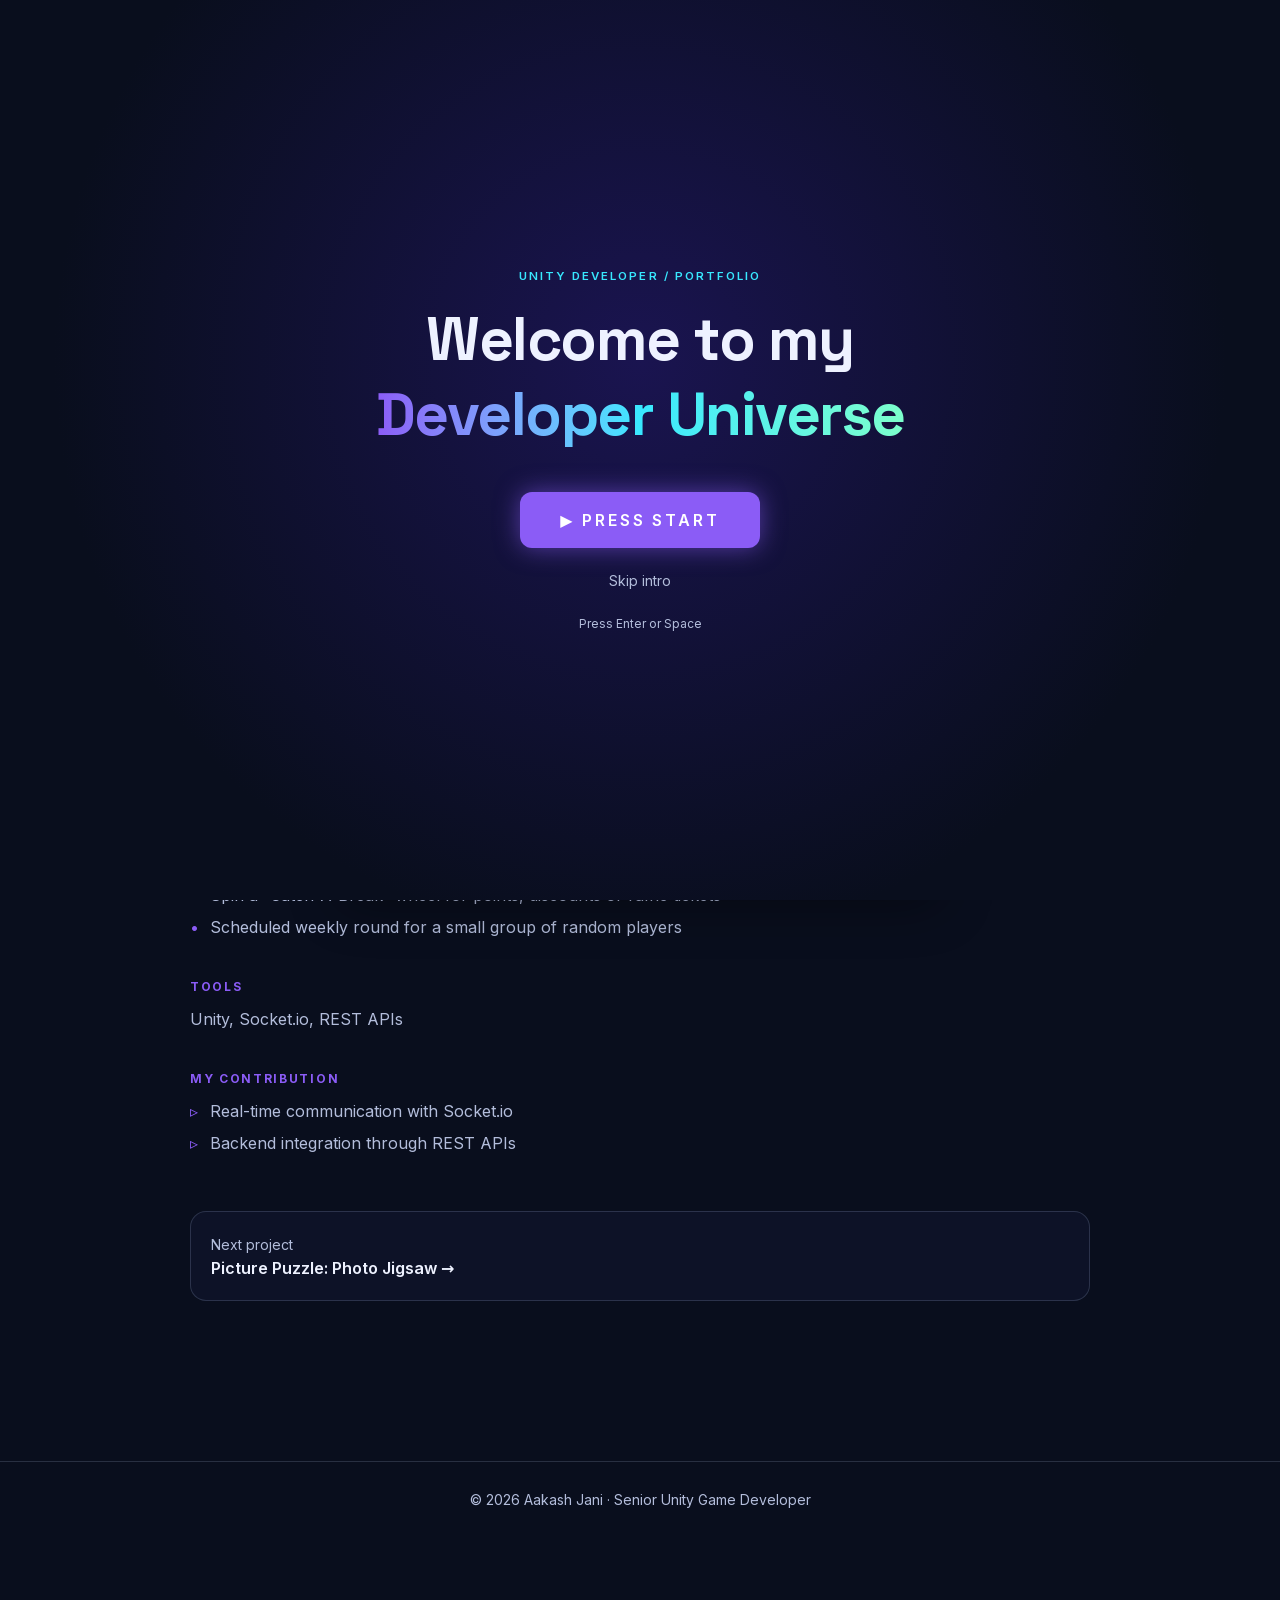
<file: games/goal-booster/index.html>
<!DOCTYPE html><html lang="en" class="ec5Qua_variable _2vxq1q_variable"><head><meta charSet="utf-8"/><meta name="viewport" content="width=device-width, initial-scale=1"/><link rel="preload" href="/_next/static/media/07c7676b89ed2778-s.p.2bn3s6zvc0dyp.woff2" as="font" crossorigin="" type="font/woff2"/><link rel="preload" href="/_next/static/media/237858b39a32779d-s.p.2cyn07wtgehh0.woff2" as="font" crossorigin="" type="font/woff2"/><link rel="preload" href="/assets/goal-booster/icon.jpg" as="image"/><link rel="stylesheet" href="/_next/static/chunks/17mt0ww_q89-i.css" data-precedence="next"/><link rel="preload" as="script" fetchPriority="low" href="/_next/static/chunks/310vm2bl3xxpt.js"/><script src="/_next/static/chunks/1wnov70f88xjy.js" async=""></script><script src="/_next/static/chunks/23e6jep2anmtk.js" async=""></script><script src="/_next/static/chunks/0c98xzjfks9hq.js" async=""></script><script src="/_next/static/chunks/turbopack-2u1d16houkiyo.js" async=""></script><script src="/_next/static/chunks/40i-5s6v0jp7e.js" async=""></script><script src="/_next/static/chunks/0rvkdx0l4kgnf.js" async=""></script><script src="/_next/static/chunks/2ojuwj779_opx.js" async=""></script><script src="/_next/static/chunks/2mewo_6kd9nc4.js" async=""></script><script src="/_next/static/chunks/3zde6ixhoqub4.js" async=""></script><meta name="next-size-adjust" content=""/><title>Goal Booster (Goal Achiever) | Aakash Jani</title><meta name="description" content="A rewards game for Goal Achiever members, built around live play."/><meta property="og:title" content="Aakash Jani | Senior Unity Game Developer &amp; Team Lead"/><meta property="og:description" content="30+ games shipped. Multiplayer, AR/VR, mobile and WebGL. 99.5% crash-free sessions."/><meta property="og:type" content="website"/><meta name="twitter:card" content="summary_large_image"/><meta name="twitter:title" content="Aakash Jani | Senior Unity Game Developer &amp; Team Lead"/><meta name="twitter:description" content="30+ games shipped. Multiplayer, AR/VR, mobile and WebGL. 99.5% crash-free sessions."/><script>try{var r=JSON.parse(localStorage.getItem('recruiter')||'false');var d=document.documentElement;if(r){d.setAttribute('data-recruiter','1');d.setAttribute('data-intro','done')}if(sessionStorage.getItem('intro'))d.setAttribute('data-intro','done')}catch(e){}</script><script src="/_next/static/chunks/0cz1d0mv5g_q7.js" noModule=""></script></head><body class="font-sans antialiased"><div hidden=""><!--$--><!--/$--></div><canvas aria-hidden="true" class="deco pointer-events-none fixed inset-0 -z-10"></canvas><canvas aria-hidden="true" class="deco pointer-events-none fixed inset-0 z-[90]"></canvas><div id="intro" role="dialog" aria-label="Welcome" class="fixed inset-0 z-[300] grid place-items-center bg-[#05081480] px-6 text-center backdrop-blur-xl transition-opacity duration-500 opacity-100" style="background:radial-gradient(circle at 50% 40%, #1a1450 0%, #090e1d 70%)"><div><p class="label mb-4 text-accent2">Unity Developer / Portfolio</p><h1 class="font-display text-4xl font-bold leading-tight tracking-tight md:text-6xl">Welcome to my<br/><span class="bg-gradient-to-r from-accent via-accent2 to-mint bg-clip-text text-transparent">Developer Universe</span></h1><button class="glow-btn label mt-10 rounded-xl bg-accent px-10 py-4 text-base text-white pulse-glow">▶ Press Start</button><div class="mt-5"><button class="text-sm text-muted underline-offset-4 hover:text-fg hover:underline">Skip intro</button></div><p class="mt-6 text-xs text-muted">Press Enter or Space</p></div></div><a href="#main" class="sr-only focus:not-sr-only focus:fixed focus:left-2 focus:top-2 focus:z-[200] focus:rounded-lg focus:bg-accent focus:px-4 focus:py-2">Skip to content</a><header class="sticky top-0 z-40 border-b border-line bg-bg/70 backdrop-blur-md"><div class="mx-auto flex h-14 w-[min(1120px,100%-32px)] items-center justify-between gap-4"><a class="font-display font-bold tracking-tight" href="/">Aakash<span class="text-accent2">.</span>Jani</a><span class="label hidden items-center gap-2 text-mint sm:flex"><span class="h-2 w-2 rounded-full bg-mint pulse-glow"></span>System online</span><button aria-label="Open visitor achievements. Level 1, 0 XP" class="flex items-center gap-3 rounded-xl border border-line bg-surface px-3 py-1.5 text-left transition hover:border-accent2"><span class="text-lg">🏆</span><span><span class="label block text-[10px] text-accent2">LV <!-- -->1<!-- --> · <!-- -->0<!-- --> XP · <!-- -->0<!-- -->/<!-- -->5</span><span class="mt-1 block h-1.5 w-28 overflow-hidden rounded bg-line"><span class="block h-full bg-gradient-to-r from-accent to-accent2 transition-all duration-500" style="width:0%"></span></span></span></button></div></header><main id="main" class="pb-24"><div style="opacity:0;transform:translateY(14px)"><article class="mx-auto w-[min(900px,100%-32px)] py-12 md:py-16"><a class="text-sm text-muted hover:text-fg" href="/#games">← All games</a><div class="mt-6 flex items-center gap-4"><img src="/assets/goal-booster/icon.jpg" alt="Goal Booster (Goal Achiever) icon" width="72" height="72" class="rounded-2xl border border-line"/><div><h1 class="text-3xl font-bold tracking-tight md:text-4xl">Goal Booster (Goal Achiever)</h1><div class="mt-2 flex flex-wrap gap-2"><span class="rounded-full border border-line bg-surface px-3 py-0.5 text-sm text-muted">Casual</span><span class="rounded-full border border-line bg-surface px-3 py-0.5 text-sm text-muted">Android</span><span class="rounded-full border border-line bg-surface px-3 py-0.5 text-sm text-muted">Currently working on</span></div></div></div><p class="mt-6 text-lg text-muted">A rewards game for Goal Achiever members, built around live play.</p><section class="mt-10"><h2 class="mb-3 text-xs font-bold uppercase tracking-[0.14em] text-accent">Screenshots</h2><div tabindex="0" aria-label="Goal Booster (Goal Achiever) screenshots" class="no-scrollbar flex snap-x gap-3 overflow-x-auto h-[420px]"><button aria-label="Enlarge Goal Booster (Goal Achiever) screenshot 1" class="h-full flex-none snap-start cursor-zoom-in overflow-hidden rounded-xl"><img src="/assets/goal-booster/shot1.jpg" alt="Goal Booster (Goal Achiever) screenshot 1" loading="lazy" class="h-full w-auto"/></button><button aria-label="Enlarge Goal Booster (Goal Achiever) screenshot 2" class="h-full flex-none snap-start cursor-zoom-in overflow-hidden rounded-xl"><img src="/assets/goal-booster/shot2.jpg" alt="Goal Booster (Goal Achiever) screenshot 2" loading="lazy" class="h-full w-auto"/></button><button aria-label="Enlarge Goal Booster (Goal Achiever) screenshot 3" class="h-full flex-none snap-start cursor-zoom-in overflow-hidden rounded-xl"><img src="/assets/goal-booster/shot3.jpg" alt="Goal Booster (Goal Achiever) screenshot 3" loading="lazy" class="h-full w-auto"/></button><button aria-label="Enlarge Goal Booster (Goal Achiever) screenshot 4" class="h-full flex-none snap-start cursor-zoom-in overflow-hidden rounded-xl"><img src="/assets/goal-booster/shot4.jpg" alt="Goal Booster (Goal Achiever) screenshot 4" loading="lazy" class="h-full w-auto"/></button></div></section><section class="mt-10"><h2 class="mb-3 text-xs font-bold uppercase tracking-[0.14em] text-accent">What&#x27;s in the game</h2><ul class="space-y-2 text-muted"><li class="relative pl-5 before:absolute before:left-0 before:text-accent before:content-[&#x27;•&#x27;]">Pick from up to 96 squares, each hiding a message or a reward amount, with sound effects</li><li class="relative pl-5 before:absolute before:left-0 before:text-accent before:content-[&#x27;•&#x27;]">Spin a “Catch-A-Break” wheel for points, discounts or raffle tickets</li><li class="relative pl-5 before:absolute before:left-0 before:text-accent before:content-[&#x27;•&#x27;]">Scheduled weekly round for a small group of random players</li></ul></section><section class="mt-10"><h2 class="mb-3 text-xs font-bold uppercase tracking-[0.14em] text-accent">Tools</h2><p class="text-muted">Unity, Socket.io, REST APIs</p></section><section class="mt-10"><h2 class="mb-3 text-xs font-bold uppercase tracking-[0.14em] text-accent">My contribution</h2><ul class="space-y-2 text-muted"><li class="relative pl-5 before:absolute before:left-0 before:text-accent before:content-[&#x27;▹&#x27;]">Real-time communication with Socket.io</li><li class="relative pl-5 before:absolute before:left-0 before:text-accent before:content-[&#x27;▹&#x27;]">Backend integration through REST APIs</li></ul></section><a class="mt-14 block rounded-2xl border border-line bg-surface p-5 transition hover:border-accent" href="/games/picture-puzzle/"><span class="text-sm text-muted">Next project</span><div class="font-semibold">Picture Puzzle: Photo Jigsaw<!-- --> →</div></a></article><!--$--><!--/$--></div></main><footer class="border-t border-line py-7 pb-28 text-center text-sm text-muted">© <!-- -->2026<!-- --> Aakash Jani · Senior Unity Game Developer</footer><nav aria-label="Mini-map" class="deco fixed right-5 top-1/2 z-40 hidden -translate-y-1/2 flex-col gap-3 xl:flex"><a aria-label="Home" class="group relative flex items-center justify-end" href="/#top"><span class="pointer-events-none absolute right-6 whitespace-nowrap rounded-md bg-surface px-2 py-1 text-xs opacity-0 transition group-hover:opacity-100">Home</span><span class="block rounded-full transition-all h-3 w-3 bg-accent2 shadow-[0_0_12px_var(--accent2)]"></span></a><a aria-label="About" class="group relative flex items-center justify-end" href="/#about"><span class="pointer-events-none absolute right-6 whitespace-nowrap rounded-md bg-surface px-2 py-1 text-xs opacity-0 transition group-hover:opacity-100">About</span><span class="block rounded-full transition-all h-2 w-2 bg-line group-hover:bg-muted"></span></a><a aria-label="Skills" class="group relative flex items-center justify-end" href="/#skills"><span class="pointer-events-none absolute right-6 whitespace-nowrap rounded-md bg-surface px-2 py-1 text-xs opacity-0 transition group-hover:opacity-100">Skills</span><span class="block rounded-full transition-all h-2 w-2 bg-line group-hover:bg-muted"></span></a><a aria-label="Experience" class="group relative flex items-center justify-end" href="/#experience"><span class="pointer-events-none absolute right-6 whitespace-nowrap rounded-md bg-surface px-2 py-1 text-xs opacity-0 transition group-hover:opacity-100">Experience</span><span class="block rounded-full transition-all h-2 w-2 bg-line group-hover:bg-muted"></span></a><a aria-label="Worlds" class="group relative flex items-center justify-end" href="/#games"><span class="pointer-events-none absolute right-6 whitespace-nowrap rounded-md bg-surface px-2 py-1 text-xs opacity-0 transition group-hover:opacity-100">Worlds</span><span class="block rounded-full transition-all h-2 w-2 bg-line group-hover:bg-muted"></span></a><a aria-label="Videos" class="group relative flex items-center justify-end" href="/#videos"><span class="pointer-events-none absolute right-6 whitespace-nowrap rounded-md bg-surface px-2 py-1 text-xs opacity-0 transition group-hover:opacity-100">Videos</span><span class="block rounded-full transition-all h-2 w-2 bg-line group-hover:bg-muted"></span></a><a aria-label="Casino Lab" class="group relative flex items-center justify-end" href="/#lab"><span class="pointer-events-none absolute right-6 whitespace-nowrap rounded-md bg-surface px-2 py-1 text-xs opacity-0 transition group-hover:opacity-100">Casino Lab</span><span class="block rounded-full transition-all h-2 w-2 bg-line group-hover:bg-muted"></span></a><a aria-label="Trophies" class="group relative flex items-center justify-end" href="/#achievements"><span class="pointer-events-none absolute right-6 whitespace-nowrap rounded-md bg-surface px-2 py-1 text-xs opacity-0 transition group-hover:opacity-100">Trophies</span><span class="block rounded-full transition-all h-2 w-2 bg-line group-hover:bg-muted"></span></a><a aria-label="Contact" class="group relative flex items-center justify-end" href="/#contact"><span class="pointer-events-none absolute right-6 whitespace-nowrap rounded-md bg-surface px-2 py-1 text-xs opacity-0 transition group-hover:opacity-100">Contact</span><span class="block rounded-full transition-all h-2 w-2 bg-line group-hover:bg-muted"></span></a></nav><nav aria-label="Sections" class="glass holo-edge fixed bottom-4 left-1/2 z-50 flex max-w-[calc(100vw-16px)] -translate-x-1/2 items-center gap-1 rounded-2xl p-1.5"><div class="no-scrollbar flex gap-1 overflow-x-auto"><a aria-label="Home" aria-current="true" class="group relative flex flex-none items-center gap-2 rounded-xl px-3 py-2 text-sm font-medium text-muted transition hover:text-fg" href="/#top"><span class="absolute inset-0 rounded-xl bg-accent/30 ring-1 ring-accent2/60"></span><span class="relative">🏠</span><span class="relative hidden lg:inline">Home</span></a><a aria-label="About" class="group relative flex flex-none items-center gap-2 rounded-xl px-3 py-2 text-sm font-medium text-muted transition hover:text-fg" href="/#about"><span class="relative">👤</span></a><a aria-label="Skills" class="group relative flex flex-none items-center gap-2 rounded-xl px-3 py-2 text-sm font-medium text-muted transition hover:text-fg" href="/#skills"><span class="relative">🎒</span></a><a aria-label="Experience" class="group relative flex flex-none items-center gap-2 rounded-xl px-3 py-2 text-sm font-medium text-muted transition hover:text-fg" href="/#experience"><span class="relative">🧭</span></a><a aria-label="Worlds" class="group relative flex flex-none items-center gap-2 rounded-xl px-3 py-2 text-sm font-medium text-muted transition hover:text-fg" href="/#games"><span class="relative">🌌</span></a><a aria-label="Videos" class="group relative flex flex-none items-center gap-2 rounded-xl px-3 py-2 text-sm font-medium text-muted transition hover:text-fg" href="/#videos"><span class="relative">🎬</span></a><a aria-label="Casino Lab" class="group relative flex flex-none items-center gap-2 rounded-xl px-3 py-2 text-sm font-medium text-muted transition hover:text-fg" href="/#lab"><span class="relative">🎲</span></a><a aria-label="Trophies" class="group relative flex flex-none items-center gap-2 rounded-xl px-3 py-2 text-sm font-medium text-muted transition hover:text-fg" href="/#achievements"><span class="relative">🏆</span></a><a aria-label="Contact" class="group relative flex flex-none items-center gap-2 rounded-xl px-3 py-2 text-sm font-medium text-muted transition hover:text-fg" href="/#contact"><span class="relative">✉️</span></a></div><span class="mx-1 h-6 w-px flex-none bg-line"></span><button aria-pressed="false" aria-label="Recruiter Mode: plain layout, no decorative animation" title="Recruiter Mode" class="grid h-10 w-10 flex-none place-items-center rounded-xl border text-base transition border-line">👔</button><button aria-pressed="false" aria-label="Developer terminal" title="Developer terminal (press `)" class="grid h-10 w-10 flex-none place-items-center rounded-xl border text-base transition border-line">&gt;_</button><button aria-pressed="false" aria-label="Interface sounds" title="Sounds (off by default)" class="grid h-10 w-10 flex-none place-items-center rounded-xl border text-base transition border-line">🔇</button></nav><div aria-live="polite" class="pointer-events-none fixed left-1/2 top-20 z-[120] -translate-x-1/2"></div><script id="_R_">(globalThis["TURBOPACK"] || (globalThis["TURBOPACK"] = [])).push({"otherChunks":["static/chunks/310vm2bl3xxpt.js","static/chunks/1wnov70f88xjy.js","static/chunks/23e6jep2anmtk.js","static/chunks/0c98xzjfks9hq.js"],"runtimeModuleIds":[94553]});</script><script src="/_next/static/chunks/310vm2bl3xxpt.js" async=""></script><script>(self.__next_f=self.__next_f||[]).push([0])</script><script>self.__next_f.push([1,"1:\"$Sreact.fragment\"\n2:\"/_next/static/chunks/40i-5s6v0jp7e.js\"\n3:\"/_next/static/chunks/0rvkdx0l4kgnf.js\"\n4:\"/_next/static/chunks/2ojuwj779_opx.js\"\n5:I[38462,[\"$2\",\"$3\",\"$4\"],\"default\"]\n6:I[79651,[\"$2\",\"$3\",\"$4\"],\"default\"]\n7:I[88909,[\"$2\",\"$3\",\"$4\"],\"default\"]\n8:I[60613,[\"$2\",\"$3\",\"$4\"],\"default\"]\n9:I[38025,[\"$2\",\"$3\",\"$4\"],\"default\"]\na:I[96726,[\"$2\",\"$3\",\"$4\"],\"default\"]\nb:I[39756,[\"$2\",\"$3\",\"$4\"],\"default\"]\nc:\"/_next/static/chunks/2mewo_6kd9nc4.js\"\nd:I[98168,[\"$2\",\"$3\",\"$4\",\"$c\"],\"default\"]\ne:I[37457,[\"$2\",\"$3\",\"$4\"],\"default\"]\nf:I[57895,[\"$2\",\"$3\",\"$4\"],\"default\"]\n10:I[40588,[\"$2\",\"$3\",\"$4\"],\"default\"]\n11:I[44642,[\"$2\",\"$3\",\"$4\"],\"default\"]\n12:I[68344,[\"$2\",\"$3\",\"$4\"],\"default\"]\n18:I[97367,[\"$2\",\"$3\",\"$4\"],\"OutletBoundary\"]\n19:\"$Sreact.suspense\"\n1b:\"ViewportBoundary\"\n1c:I[97367,[\"$2\",\"$3\",\"$4\"],\"$1b\"]\n1e:\"MetadataBoundary\"\n1f:I[97367,[\"$2\",\"$3\",\"$4\"],\"$1e\"]\n21:I[68027,[\"$2\",\"$3\",\"$4\"],\"default\",1]\n:HL[\"/_next/static/chunks/17mt0ww_q89-i.css\",\"style\"]\n:HL[\"/_next/static/media/07c7676b89ed2778-s.p.2bn3s6zvc0dyp.woff2\",\"font\",{\"crossOrigin\":\"\",\"type\":\"font/woff2\"}]\n:HL[\"/_next/static/media/237858b39a32779d-s.p.2cyn07wtgehh0.woff2\",\"font\",{\"crossOrigin\":\"\",\"type\":\"font/woff2\"}]\n14:X\n16:[[\"children\",{\"s\":\"__PAGE__\",\"h\":512,\"d\":{\"r\":[\"$\",\"$1\",\"c\",{\"children\":[\"$L17\",[[\"$\",\"script\",\"script-0\",{\"src\":\"/_next/static/chunks/3zde6ixhoqub4.js\",\"async\":true,\"nonce\":\"$undefined\"}]],[\"$\",\"$L18\",null,{\"children\":[\"$\",\"$19\",null,{\"name\":\"Next.MetadataOutlet\",\"children\":\"$@1a\"}]}]]}],\"p\":false,\"v\":null}}]]\n15:[[\"children\",{\"s\":{\"n\":\"slug\",\"t\":\"d\",\"k\":\"goal-booster\",\"s\":[]},\"h\":512,\"d\":{\"r\":[\"$\",\"$1\",\"c\",{\"children\":[null,[\"$\",\"$Lb\",null,{\"parallelRouterKey\":\"children\",\"error\":\"$undefined\",\"errorStyles\":\"$undefined\",\"errorScripts\":\"$undefined\",\"template\":[\"$\",\"$Le\",null,{}],\"templateStyles\":\"$undefined\",\"templateScripts\":\"$undefined\",\"notFound\":\"$undefined\",\"forbidden\":\"$undefined\",\"unauthorized\":\"$undefined\"}]]}],\"p\":false,\"v\":\"$14\"},\"c\":\"$Q16\"}]]\n13:[[\"children\",{\"s\":\"games\",\"h\":512,\"d\":{\"r\":[\"$\",\"$1\",\"c\",{\"children\":[null,[\"$\",\"$Lb\",null,{\"parallelRouterKey\":\"children\",\"error\":\"$undefined\",\"errorStyles\":\"$undefined\",\"errorScripts\":\"$undefined\",\"template\":[\"$\",\"$Le\",null,{}],\"templateStyles\":\"$undefined\",\"templateScripts\":\"$undefined\",\"notFound\":\"$undefined\",\"forbidden\":\"$undefined\",\"unauthorized\":\"$undefined\"}]]}],\"p\":false,\"v\":\"$14\"},\"c\":\"$Q15\"}]]\n"])</script><script>self.__next_f.push([1,"0:{\"P\":null,\"c\":[\"\",\"games\",\"goal-booster\",\"\"],\"q\":\"\",\"i\":false,\"t\":{\"t\":{\"s\":\"\",\"h\":528,\"d\":{\"r\":[\"$\",\"$1\",\"c\",{\"children\":[[[\"$\",\"link\",\"0\",{\"rel\":\"stylesheet\",\"href\":\"/_next/static/chunks/17mt0ww_q89-i.css\",\"precedence\":\"next\",\"crossOrigin\":\"$undefined\",\"nonce\":\"$undefined\"}],[\"$\",\"script\",\"script-0\",{\"src\":\"/_next/static/chunks/40i-5s6v0jp7e.js\",\"async\":true,\"nonce\":\"$undefined\"}],[\"$\",\"script\",\"script-1\",{\"src\":\"/_next/static/chunks/0rvkdx0l4kgnf.js\",\"async\":true,\"nonce\":\"$undefined\"}],[\"$\",\"script\",\"script-2\",{\"src\":\"/_next/static/chunks/2ojuwj779_opx.js\",\"async\":true,\"nonce\":\"$undefined\"}]],[\"$\",\"html\",null,{\"lang\":\"en\",\"className\":\"ec5Qua_variable _2vxq1q_variable\",\"suppressHydrationWarning\":true,\"children\":[[\"$\",\"head\",null,{\"children\":[\"$\",\"script\",null,{\"dangerouslySetInnerHTML\":{\"__html\":\"try{var r=JSON.parse(localStorage.getItem('recruiter')||'false');var d=document.documentElement;if(r){d.setAttribute('data-recruiter','1');d.setAttribute('data-intro','done')}if(sessionStorage.getItem('intro'))d.setAttribute('data-intro','done')}catch(e){}\"}}]}],[\"$\",\"body\",null,{\"className\":\"font-sans antialiased\",\"children\":[\"$\",\"$L5\",null,{\"children\":[[\"$\",\"$L6\",null,{}],[\"$\",\"$L7\",null,{}],[\"$\",\"$L8\",null,{}],[\"$\",\"$L9\",null,{}],[\"$\",\"a\",null,{\"href\":\"#main\",\"className\":\"sr-only focus:not-sr-only focus:fixed focus:left-2 focus:top-2 focus:z-[200] focus:rounded-lg focus:bg-accent focus:px-4 focus:py-2\",\"children\":\"Skip to content\"}],[\"$\",\"$La\",null,{}],[\"$\",\"main\",null,{\"id\":\"main\",\"className\":\"pb-24\",\"children\":[\"$\",\"$Lb\",null,{\"parallelRouterKey\":\"children\",\"error\":\"$undefined\",\"errorStyles\":\"$undefined\",\"errorScripts\":\"$undefined\",\"template\":[\"$\",\"$Ld\",null,{\"children\":[\"$\",\"$Le\",null,{}]}],\"templateStyles\":[],\"templateScripts\":[[\"$\",\"script\",\"script-0\",{\"src\":\"/_next/static/chunks/2mewo_6kd9nc4.js\",\"async\":true,\"nonce\":\"$undefined\"}]],\"notFound\":[[[\"$\",\"title\",null,{\"children\":\"404: This page could not be found.\"}],[\"$\",\"div\",null,{\"style\":{\"fontFamily\":\"system-ui,\\\"Segoe UI\\\",Roboto,Helvetica,Arial,sans-serif,\\\"Apple Color Emoji\\\",\\\"Segoe UI Emoji\\\"\",\"height\":\"100vh\",\"textAlign\":\"center\",\"display\":\"flex\",\"flexDirection\":\"column\",\"alignItems\":\"center\",\"justifyContent\":\"center\"},\"children\":[\"$\",\"div\",null,{\"children\":[[\"$\",\"style\",null,{\"dangerouslySetInnerHTML\":{\"__html\":\"body{color:#000;background:#fff;margin:0}.next-error-h1{border-right:1px solid rgba(0,0,0,.3)}@media (prefers-color-scheme:dark){body{color:#fff;background:#000}.next-error-h1{border-right:1px solid rgba(255,255,255,.3)}}\"}}],[\"$\",\"h1\",null,{\"className\":\"next-error-h1\",\"style\":{\"display\":\"inline-block\",\"margin\":\"0 20px 0 0\",\"padding\":\"0 23px 0 0\",\"fontSize\":24,\"fontWeight\":500,\"verticalAlign\":\"top\",\"lineHeight\":\"49px\"},\"children\":404}],[\"$\",\"div\",null,{\"style\":{\"display\":\"inline-block\"},\"children\":[\"$\",\"h2\",null,{\"style\":{\"fontSize\":14,\"fontWeight\":400,\"lineHeight\":\"49px\",\"margin\":0},\"children\":\"This page could not be found.\"}]}]]}]}]],[]],\"forbidden\":\"$undefined\",\"unauthorized\":\"$undefined\"}]}],[\"$\",\"footer\",null,{\"className\":\"border-t border-line py-7 pb-28 text-center text-sm text-muted\",\"children\":[\"© \",2026,\" Aakash Jani · Senior Unity Game Developer\"]}],[\"$\",\"$Lf\",null,{}],[\"$\",\"$L10\",null,{}],[\"$\",\"$L11\",null,{}],[\"$\",\"$L12\",null,{}]]}]}]]}]]}],\"p\":false,\"v\":null},\"c\":\"$Q13\"},\"h\":{\"r\":[\"$\",\"$1\",\"h\",{\"children\":[null,[\"$\",\"$L1c\",null,{\"children\":\"$L1d\"}],[\"$\",\"$L1f\",null,{\"children\":[[\"$\",\"div\",null,{\"hidden\":true,\"children\":[\"$\",\"$19\",null,{\"name\":\"Next.Metadata\",\"children\":\"$L20\"}]}],null]}],[\"$\",\"meta\",null,{\"name\":\"next-size-adjust\",\"content\":\"\"}]]}],\"p\":false,\"v\":null}},\"m\":\"$undefined\",\"G\":[\"$21\",[[\"$\",\"link\",\"0\",{\"rel\":\"stylesheet\",\"href\":\"/_next/static/chunks/17mt0ww_q89-i.css\",\"precedence\":\"next\",\"crossOrigin\":\"$undefined\",\"nonce\":\"$undefined\"}]]],\"S\":true,\"r\":\"$undefined\",\"s\":\"$undefined\",\"a\":\"$undefined\",\"l\":\"$undefined\",\"p\":\"$undefined\",\"d\":\"$undefined\",\"b\":\"051TI_pR7azTFmuWmZ3G-\"}\n"])</script><script>self.__next_f.push([1,"22:\"/_next/static/chunks/3zde6ixhoqub4.js\"\n23:I[46119,[\"$2\",\"$3\",\"$4\",\"$22\"],\"default\"]\n24:I[22016,[\"$2\",\"$3\",\"$4\",\"$22\"],\"\"]\n25:I[43325,[\"$2\",\"$3\",\"$4\",\"$22\"],\"default\"]\n:HL[\"/assets/goal-booster/icon.jpg\",\"image\"]\n14:C\n"])</script><script>self.__next_f.push([1,"17:[\"$\",\"article\",null,{\"className\":\"mx-auto w-[min(900px,100%-32px)] py-12 md:py-16\",\"children\":[[\"$\",\"$L23\",null,{\"ids\":[\"first-mission\",\"tech-explorer\"]}],[\"$\",\"$L24\",null,{\"href\":\"/#games\",\"className\":\"text-sm text-muted hover:text-fg\",\"children\":\"← All games\"}],[\"$\",\"div\",null,{\"className\":\"mt-6 flex items-center gap-4\",\"children\":[[\"$\",\"img\",null,{\"src\":\"/assets/goal-booster/icon.jpg\",\"alt\":\"Goal Booster (Goal Achiever) icon\",\"width\":72,\"height\":72,\"className\":\"rounded-2xl border border-line\"}],[\"$\",\"div\",null,{\"children\":[[\"$\",\"h1\",null,{\"className\":\"text-3xl font-bold tracking-tight md:text-4xl\",\"children\":\"Goal Booster (Goal Achiever)\"}],[\"$\",\"div\",null,{\"className\":\"mt-2 flex flex-wrap gap-2\",\"children\":[[\"$\",\"span\",\"Casual\",{\"className\":\"rounded-full border border-line bg-surface px-3 py-0.5 text-sm text-muted\",\"children\":\"Casual\"}],[\"$\",\"span\",\"Android\",{\"className\":\"rounded-full border border-line bg-surface px-3 py-0.5 text-sm text-muted\",\"children\":\"Android\"}],[\"$\",\"span\",\"Currently working on\",{\"className\":\"rounded-full border border-line bg-surface px-3 py-0.5 text-sm text-muted\",\"children\":\"Currently working on\"}]]}]]}]]}],[\"$\",\"p\",null,{\"className\":\"mt-6 text-lg text-muted\",\"children\":\"A rewards game for Goal Achiever members, built around live play.\"}],\"$undefined\",\"$undefined\",[\"$\",\"section\",null,{\"className\":\"mt-10\",\"children\":[[\"$\",\"h2\",null,{\"className\":\"mb-3 text-xs font-bold uppercase tracking-[0.14em] text-accent\",\"children\":\"Screenshots\"}],[\"$\",\"$L25\",null,{\"slug\":\"goal-booster\",\"count\":4,\"title\":\"Goal Booster (Goal Achiever)\",\"tall\":true}]]}],[\"$\",\"section\",null,{\"className\":\"mt-10\",\"children\":[[\"$\",\"h2\",null,{\"className\":\"mb-3 text-xs font-bold uppercase tracking-[0.14em] text-accent\",\"children\":\"What's in the game\"}],[\"$\",\"ul\",null,{\"className\":\"space-y-2 text-muted\",\"children\":[[\"$\",\"li\",\"Pick from up to 96 squares, each hiding a message or a reward amount, with sound effects\",{\"className\":\"relative pl-5 before:absolute before:left-0 before:text-accent before:content-['•']\",\"children\":\"Pick from up to 96 squares, each hiding a message or a reward amount, with sound effects\"}],[\"$\",\"li\",\"Spin a “Catch-A-Break” wheel for points, discounts or raffle tickets\",{\"className\":\"relative pl-5 before:absolute before:left-0 before:text-accent before:content-['•']\",\"children\":\"Spin a “Catch-A-Break” wheel for points, discounts or raffle tickets\"}],[\"$\",\"li\",\"Scheduled weekly round for a small group of random players\",{\"className\":\"relative pl-5 before:absolute before:left-0 before:text-accent before:content-['•']\",\"children\":\"Scheduled weekly round for a small group of random players\"}]]}]]}],[\"$\",\"section\",null,{\"className\":\"mt-10\",\"children\":[[\"$\",\"h2\",null,{\"className\":\"mb-3 text-xs font-bold uppercase tracking-[0.14em] text-accent\",\"children\":\"Tools\"}],[\"$\",\"p\",null,{\"className\":\"text-muted\",\"children\":\"Unity, Socket.io, REST APIs\"}]]}],[\"$\",\"section\",null,{\"className\":\"mt-10\",\"children\":[[\"$\",\"h2\",null,{\"className\":\"mb-3 text-xs font-bold uppercase tracking-[0.14em] text-accent\",\"children\":\"My contribution\"}],[\"$\",\"ul\",null,{\"className\":\"space-y-2 text-muted\",\"children\":[[\"$\",\"li\",\"Real-time communication with Socket.io\",{\"className\":\"relative pl-5 before:absolute before:left-0 before:text-accent before:content-['▹']\",\"children\":\"Real-time communication with Socket.io\"}],[\"$\",\"li\",\"Backend integration through REST APIs\",{\"className\":\"relative pl-5 before:absolute before:left-0 before:text-accent before:content-['▹']\",\"children\":\"Backend integration through REST APIs\"}]]}]]}],[\"$\",\"$L24\",null,{\"href\":\"/games/picture-puzzle\",\"className\":\"mt-14 block rounded-2xl border border-line bg-surface p-5 transition hover:border-accent\",\"children\":[[\"$\",\"span\",null,{\"className\":\"text-sm text-muted\",\"children\":\"Next project\"}],[\"$\",\"div\",null,{\"className\":\"font-semibold\",\"children\":[\"Picture Puzzle: Photo Jigsaw\",\" →\"]}]]}]]}]\n"])</script><script>self.__next_f.push([1,"1d:[[\"$\",\"meta\",\"0\",{\"charSet\":\"utf-8\"}],[\"$\",\"meta\",\"1\",{\"name\":\"viewport\",\"content\":\"width=device-width, initial-scale=1\"}]]\n"])</script><script>self.__next_f.push([1,"1a:null\n20:[[\"$\",\"title\",\"0\",{\"children\":\"Goal Booster (Goal Achiever) | Aakash Jani\"}],[\"$\",\"meta\",\"1\",{\"name\":\"description\",\"content\":\"A rewards game for Goal Achiever members, built around live play.\"}],[\"$\",\"meta\",\"2\",{\"property\":\"og:title\",\"content\":\"Aakash Jani | Senior Unity Game Developer \u0026 Team Lead\"}],[\"$\",\"meta\",\"3\",{\"property\":\"og:description\",\"content\":\"30+ games shipped. Multiplayer, AR/VR, mobile and WebGL. 99.5% crash-free sessions.\"}],[\"$\",\"meta\",\"4\",{\"property\":\"og:type\",\"content\":\"website\"}],[\"$\",\"meta\",\"5\",{\"name\":\"twitter:card\",\"content\":\"summary_large_image\"}],[\"$\",\"meta\",\"6\",{\"name\":\"twitter:title\",\"content\":\"Aakash Jani | Senior Unity Game Developer \u0026 Team Lead\"}],[\"$\",\"meta\",\"7\",{\"name\":\"twitter:description\",\"content\":\"30+ games shipped. Multiplayer, AR/VR, mobile and WebGL. 99.5% crash-free sessions.\"}]]\n"])</script></body></html>
</file>
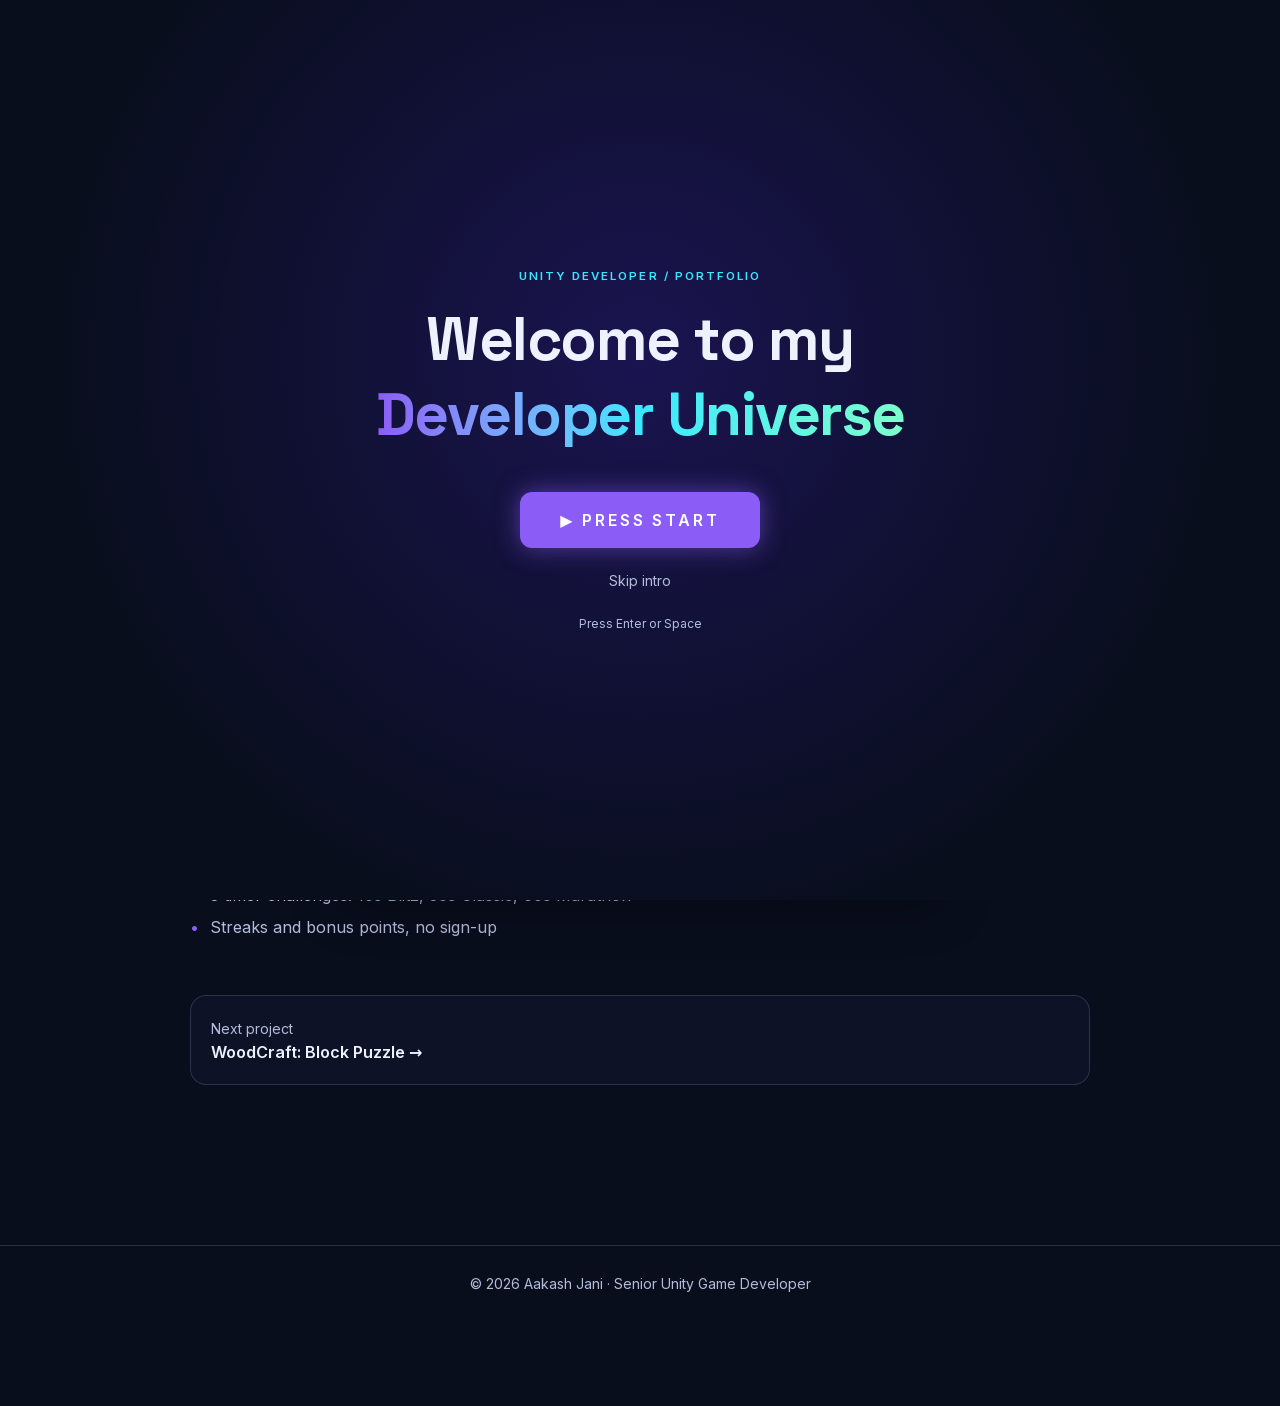
<file: games/numberly/index.html>
<!DOCTYPE html><html lang="en" class="ec5Qua_variable _2vxq1q_variable"><head><meta charSet="utf-8"/><meta name="viewport" content="width=device-width, initial-scale=1"/><link rel="preload" href="/_next/static/media/07c7676b89ed2778-s.p.2bn3s6zvc0dyp.woff2" as="font" crossorigin="" type="font/woff2"/><link rel="preload" href="/_next/static/media/237858b39a32779d-s.p.2cyn07wtgehh0.woff2" as="font" crossorigin="" type="font/woff2"/><link rel="preload" href="/assets/numberly/icon.jpg" as="image"/><link rel="stylesheet" href="/_next/static/chunks/17mt0ww_q89-i.css" data-precedence="next"/><link rel="preload" as="script" fetchPriority="low" href="/_next/static/chunks/310vm2bl3xxpt.js"/><script src="/_next/static/chunks/1wnov70f88xjy.js" async=""></script><script src="/_next/static/chunks/23e6jep2anmtk.js" async=""></script><script src="/_next/static/chunks/0c98xzjfks9hq.js" async=""></script><script src="/_next/static/chunks/turbopack-2u1d16houkiyo.js" async=""></script><script src="/_next/static/chunks/40i-5s6v0jp7e.js" async=""></script><script src="/_next/static/chunks/0rvkdx0l4kgnf.js" async=""></script><script src="/_next/static/chunks/2ojuwj779_opx.js" async=""></script><script src="/_next/static/chunks/2mewo_6kd9nc4.js" async=""></script><script src="/_next/static/chunks/3zde6ixhoqub4.js" async=""></script><meta name="next-size-adjust" content=""/><title>Numberly: Math Game &amp; Brain Test | Aakash Jani</title><meta name="description" content="A fast, timed mental-math game that takes seconds to learn."/><meta property="og:title" content="Aakash Jani | Senior Unity Game Developer &amp; Team Lead"/><meta property="og:description" content="30+ games shipped. Multiplayer, AR/VR, mobile and WebGL. 99.5% crash-free sessions."/><meta property="og:type" content="website"/><meta name="twitter:card" content="summary_large_image"/><meta name="twitter:title" content="Aakash Jani | Senior Unity Game Developer &amp; Team Lead"/><meta name="twitter:description" content="30+ games shipped. Multiplayer, AR/VR, mobile and WebGL. 99.5% crash-free sessions."/><script>try{var r=JSON.parse(localStorage.getItem('recruiter')||'false');var d=document.documentElement;if(r){d.setAttribute('data-recruiter','1');d.setAttribute('data-intro','done')}if(sessionStorage.getItem('intro'))d.setAttribute('data-intro','done')}catch(e){}</script><script src="/_next/static/chunks/0cz1d0mv5g_q7.js" noModule=""></script></head><body class="font-sans antialiased"><div hidden=""><!--$--><!--/$--></div><canvas aria-hidden="true" class="deco pointer-events-none fixed inset-0 -z-10"></canvas><canvas aria-hidden="true" class="deco pointer-events-none fixed inset-0 z-[90]"></canvas><div id="intro" role="dialog" aria-label="Welcome" class="fixed inset-0 z-[300] grid place-items-center bg-[#05081480] px-6 text-center backdrop-blur-xl transition-opacity duration-500 opacity-100" style="background:radial-gradient(circle at 50% 40%, #1a1450 0%, #090e1d 70%)"><div><p class="label mb-4 text-accent2">Unity Developer / Portfolio</p><h1 class="font-display text-4xl font-bold leading-tight tracking-tight md:text-6xl">Welcome to my<br/><span class="bg-gradient-to-r from-accent via-accent2 to-mint bg-clip-text text-transparent">Developer Universe</span></h1><button class="glow-btn label mt-10 rounded-xl bg-accent px-10 py-4 text-base text-white pulse-glow">▶ Press Start</button><div class="mt-5"><button class="text-sm text-muted underline-offset-4 hover:text-fg hover:underline">Skip intro</button></div><p class="mt-6 text-xs text-muted">Press Enter or Space</p></div></div><a href="#main" class="sr-only focus:not-sr-only focus:fixed focus:left-2 focus:top-2 focus:z-[200] focus:rounded-lg focus:bg-accent focus:px-4 focus:py-2">Skip to content</a><header class="sticky top-0 z-40 border-b border-line bg-bg/70 backdrop-blur-md"><div class="mx-auto flex h-14 w-[min(1120px,100%-32px)] items-center justify-between gap-4"><a class="font-display font-bold tracking-tight" href="/">Aakash<span class="text-accent2">.</span>Jani</a><span class="label hidden items-center gap-2 text-mint sm:flex"><span class="h-2 w-2 rounded-full bg-mint pulse-glow"></span>System online</span><button aria-label="Open visitor achievements. Level 1, 0 XP" class="flex items-center gap-3 rounded-xl border border-line bg-surface px-3 py-1.5 text-left transition hover:border-accent2"><span class="text-lg">🏆</span><span><span class="label block text-[10px] text-accent2">LV <!-- -->1<!-- --> · <!-- -->0<!-- --> XP · <!-- -->0<!-- -->/<!-- -->5</span><span class="mt-1 block h-1.5 w-28 overflow-hidden rounded bg-line"><span class="block h-full bg-gradient-to-r from-accent to-accent2 transition-all duration-500" style="width:0%"></span></span></span></button></div></header><main id="main" class="pb-24"><div style="opacity:0;transform:translateY(14px)"><article class="mx-auto w-[min(900px,100%-32px)] py-12 md:py-16"><a class="text-sm text-muted hover:text-fg" href="/#games">← All games</a><div class="mt-6 flex items-center gap-4"><img src="/assets/numberly/icon.jpg" alt="Numberly: Math Game &amp; Brain Test icon" width="72" height="72" class="rounded-2xl border border-line"/><div><h1 class="text-3xl font-bold tracking-tight md:text-4xl">Numberly: Math Game &amp; Brain Test</h1><div class="mt-2 flex flex-wrap gap-2"><span class="rounded-full border border-line bg-surface px-3 py-0.5 text-sm text-muted">Puzzle</span><span class="rounded-full border border-line bg-surface px-3 py-0.5 text-sm text-muted">Educational</span><span class="rounded-full border border-line bg-surface px-3 py-0.5 text-sm text-muted">Android</span></div></div></div><p class="mt-6 text-lg text-muted">A fast, timed mental-math game that takes seconds to learn.</p><section class="mt-10"><h2 class="mb-3 text-xs font-bold uppercase tracking-[0.14em] text-accent">Screenshots</h2><div tabindex="0" aria-label="Numberly: Math Game &amp; Brain Test screenshots" class="no-scrollbar flex snap-x gap-3 overflow-x-auto h-[420px]"><button aria-label="Enlarge Numberly: Math Game &amp; Brain Test screenshot 1" class="h-full flex-none snap-start cursor-zoom-in overflow-hidden rounded-xl"><img src="/assets/numberly/shot1.jpg" alt="Numberly: Math Game &amp; Brain Test screenshot 1" loading="lazy" class="h-full w-auto"/></button><button aria-label="Enlarge Numberly: Math Game &amp; Brain Test screenshot 2" class="h-full flex-none snap-start cursor-zoom-in overflow-hidden rounded-xl"><img src="/assets/numberly/shot2.jpg" alt="Numberly: Math Game &amp; Brain Test screenshot 2" loading="lazy" class="h-full w-auto"/></button><button aria-label="Enlarge Numberly: Math Game &amp; Brain Test screenshot 3" class="h-full flex-none snap-start cursor-zoom-in overflow-hidden rounded-xl"><img src="/assets/numberly/shot3.jpg" alt="Numberly: Math Game &amp; Brain Test screenshot 3" loading="lazy" class="h-full w-auto"/></button><button aria-label="Enlarge Numberly: Math Game &amp; Brain Test screenshot 4" class="h-full flex-none snap-start cursor-zoom-in overflow-hidden rounded-xl"><img src="/assets/numberly/shot4.jpg" alt="Numberly: Math Game &amp; Brain Test screenshot 4" loading="lazy" class="h-full w-auto"/></button></div></section><section class="mt-10"><h2 class="mb-3 text-xs font-bold uppercase tracking-[0.14em] text-accent">What&#x27;s in the game</h2><ul class="space-y-2 text-muted"><li class="relative pl-5 before:absolute before:left-0 before:text-accent before:content-[&#x27;•&#x27;]">5 modes: Classic, Addition, Subtraction, Speed, Survival</li><li class="relative pl-5 before:absolute before:left-0 before:text-accent before:content-[&#x27;•&#x27;]">3 timer challenges: 10s Blitz, 30s Classic, 60s Marathon</li><li class="relative pl-5 before:absolute before:left-0 before:text-accent before:content-[&#x27;•&#x27;]">Streaks and bonus points, no sign-up</li></ul></section><a class="mt-14 block rounded-2xl border border-line bg-surface p-5 transition hover:border-accent" href="/games/woodcraft/"><span class="text-sm text-muted">Next project</span><div class="font-semibold">WoodCraft: Block Puzzle<!-- --> →</div></a></article><!--$--><!--/$--></div></main><footer class="border-t border-line py-7 pb-28 text-center text-sm text-muted">© <!-- -->2026<!-- --> Aakash Jani · Senior Unity Game Developer</footer><nav aria-label="Mini-map" class="deco fixed right-5 top-1/2 z-40 hidden -translate-y-1/2 flex-col gap-3 xl:flex"><a aria-label="Home" class="group relative flex items-center justify-end" href="/#top"><span class="pointer-events-none absolute right-6 whitespace-nowrap rounded-md bg-surface px-2 py-1 text-xs opacity-0 transition group-hover:opacity-100">Home</span><span class="block rounded-full transition-all h-3 w-3 bg-accent2 shadow-[0_0_12px_var(--accent2)]"></span></a><a aria-label="About" class="group relative flex items-center justify-end" href="/#about"><span class="pointer-events-none absolute right-6 whitespace-nowrap rounded-md bg-surface px-2 py-1 text-xs opacity-0 transition group-hover:opacity-100">About</span><span class="block rounded-full transition-all h-2 w-2 bg-line group-hover:bg-muted"></span></a><a aria-label="Skills" class="group relative flex items-center justify-end" href="/#skills"><span class="pointer-events-none absolute right-6 whitespace-nowrap rounded-md bg-surface px-2 py-1 text-xs opacity-0 transition group-hover:opacity-100">Skills</span><span class="block rounded-full transition-all h-2 w-2 bg-line group-hover:bg-muted"></span></a><a aria-label="Experience" class="group relative flex items-center justify-end" href="/#experience"><span class="pointer-events-none absolute right-6 whitespace-nowrap rounded-md bg-surface px-2 py-1 text-xs opacity-0 transition group-hover:opacity-100">Experience</span><span class="block rounded-full transition-all h-2 w-2 bg-line group-hover:bg-muted"></span></a><a aria-label="Worlds" class="group relative flex items-center justify-end" href="/#games"><span class="pointer-events-none absolute right-6 whitespace-nowrap rounded-md bg-surface px-2 py-1 text-xs opacity-0 transition group-hover:opacity-100">Worlds</span><span class="block rounded-full transition-all h-2 w-2 bg-line group-hover:bg-muted"></span></a><a aria-label="Videos" class="group relative flex items-center justify-end" href="/#videos"><span class="pointer-events-none absolute right-6 whitespace-nowrap rounded-md bg-surface px-2 py-1 text-xs opacity-0 transition group-hover:opacity-100">Videos</span><span class="block rounded-full transition-all h-2 w-2 bg-line group-hover:bg-muted"></span></a><a aria-label="Casino Lab" class="group relative flex items-center justify-end" href="/#lab"><span class="pointer-events-none absolute right-6 whitespace-nowrap rounded-md bg-surface px-2 py-1 text-xs opacity-0 transition group-hover:opacity-100">Casino Lab</span><span class="block rounded-full transition-all h-2 w-2 bg-line group-hover:bg-muted"></span></a><a aria-label="Trophies" class="group relative flex items-center justify-end" href="/#achievements"><span class="pointer-events-none absolute right-6 whitespace-nowrap rounded-md bg-surface px-2 py-1 text-xs opacity-0 transition group-hover:opacity-100">Trophies</span><span class="block rounded-full transition-all h-2 w-2 bg-line group-hover:bg-muted"></span></a><a aria-label="Contact" class="group relative flex items-center justify-end" href="/#contact"><span class="pointer-events-none absolute right-6 whitespace-nowrap rounded-md bg-surface px-2 py-1 text-xs opacity-0 transition group-hover:opacity-100">Contact</span><span class="block rounded-full transition-all h-2 w-2 bg-line group-hover:bg-muted"></span></a></nav><nav aria-label="Sections" class="glass holo-edge fixed bottom-4 left-1/2 z-50 flex max-w-[calc(100vw-16px)] -translate-x-1/2 items-center gap-1 rounded-2xl p-1.5"><div class="no-scrollbar flex gap-1 overflow-x-auto"><a aria-label="Home" aria-current="true" class="group relative flex flex-none items-center gap-2 rounded-xl px-3 py-2 text-sm font-medium text-muted transition hover:text-fg" href="/#top"><span class="absolute inset-0 rounded-xl bg-accent/30 ring-1 ring-accent2/60"></span><span class="relative">🏠</span><span class="relative hidden lg:inline">Home</span></a><a aria-label="About" class="group relative flex flex-none items-center gap-2 rounded-xl px-3 py-2 text-sm font-medium text-muted transition hover:text-fg" href="/#about"><span class="relative">👤</span></a><a aria-label="Skills" class="group relative flex flex-none items-center gap-2 rounded-xl px-3 py-2 text-sm font-medium text-muted transition hover:text-fg" href="/#skills"><span class="relative">🎒</span></a><a aria-label="Experience" class="group relative flex flex-none items-center gap-2 rounded-xl px-3 py-2 text-sm font-medium text-muted transition hover:text-fg" href="/#experience"><span class="relative">🧭</span></a><a aria-label="Worlds" class="group relative flex flex-none items-center gap-2 rounded-xl px-3 py-2 text-sm font-medium text-muted transition hover:text-fg" href="/#games"><span class="relative">🌌</span></a><a aria-label="Videos" class="group relative flex flex-none items-center gap-2 rounded-xl px-3 py-2 text-sm font-medium text-muted transition hover:text-fg" href="/#videos"><span class="relative">🎬</span></a><a aria-label="Casino Lab" class="group relative flex flex-none items-center gap-2 rounded-xl px-3 py-2 text-sm font-medium text-muted transition hover:text-fg" href="/#lab"><span class="relative">🎲</span></a><a aria-label="Trophies" class="group relative flex flex-none items-center gap-2 rounded-xl px-3 py-2 text-sm font-medium text-muted transition hover:text-fg" href="/#achievements"><span class="relative">🏆</span></a><a aria-label="Contact" class="group relative flex flex-none items-center gap-2 rounded-xl px-3 py-2 text-sm font-medium text-muted transition hover:text-fg" href="/#contact"><span class="relative">✉️</span></a></div><span class="mx-1 h-6 w-px flex-none bg-line"></span><button aria-pressed="false" aria-label="Recruiter Mode: plain layout, no decorative animation" title="Recruiter Mode" class="grid h-10 w-10 flex-none place-items-center rounded-xl border text-base transition border-line">👔</button><button aria-pressed="false" aria-label="Developer terminal" title="Developer terminal (press `)" class="grid h-10 w-10 flex-none place-items-center rounded-xl border text-base transition border-line">&gt;_</button><button aria-pressed="false" aria-label="Interface sounds" title="Sounds (off by default)" class="grid h-10 w-10 flex-none place-items-center rounded-xl border text-base transition border-line">🔇</button></nav><div aria-live="polite" class="pointer-events-none fixed left-1/2 top-20 z-[120] -translate-x-1/2"></div><script id="_R_">(globalThis["TURBOPACK"] || (globalThis["TURBOPACK"] = [])).push({"otherChunks":["static/chunks/310vm2bl3xxpt.js","static/chunks/1wnov70f88xjy.js","static/chunks/23e6jep2anmtk.js","static/chunks/0c98xzjfks9hq.js"],"runtimeModuleIds":[94553]});</script><script src="/_next/static/chunks/310vm2bl3xxpt.js" async=""></script><script>(self.__next_f=self.__next_f||[]).push([0])</script><script>self.__next_f.push([1,"1:\"$Sreact.fragment\"\n2:\"/_next/static/chunks/40i-5s6v0jp7e.js\"\n3:\"/_next/static/chunks/0rvkdx0l4kgnf.js\"\n4:\"/_next/static/chunks/2ojuwj779_opx.js\"\n5:I[38462,[\"$2\",\"$3\",\"$4\"],\"default\"]\n6:I[79651,[\"$2\",\"$3\",\"$4\"],\"default\"]\n7:I[88909,[\"$2\",\"$3\",\"$4\"],\"default\"]\n8:I[60613,[\"$2\",\"$3\",\"$4\"],\"default\"]\n9:I[38025,[\"$2\",\"$3\",\"$4\"],\"default\"]\na:I[96726,[\"$2\",\"$3\",\"$4\"],\"default\"]\nb:I[39756,[\"$2\",\"$3\",\"$4\"],\"default\"]\nc:\"/_next/static/chunks/2mewo_6kd9nc4.js\"\nd:I[98168,[\"$2\",\"$3\",\"$4\",\"$c\"],\"default\"]\ne:I[37457,[\"$2\",\"$3\",\"$4\"],\"default\"]\nf:I[57895,[\"$2\",\"$3\",\"$4\"],\"default\"]\n10:I[40588,[\"$2\",\"$3\",\"$4\"],\"default\"]\n11:I[44642,[\"$2\",\"$3\",\"$4\"],\"default\"]\n12:I[68344,[\"$2\",\"$3\",\"$4\"],\"default\"]\n18:I[97367,[\"$2\",\"$3\",\"$4\"],\"OutletBoundary\"]\n19:\"$Sreact.suspense\"\n1b:\"ViewportBoundary\"\n1c:I[97367,[\"$2\",\"$3\",\"$4\"],\"$1b\"]\n1e:\"MetadataBoundary\"\n1f:I[97367,[\"$2\",\"$3\",\"$4\"],\"$1e\"]\n21:I[68027,[\"$2\",\"$3\",\"$4\"],\"default\",1]\n:HL[\"/_next/static/chunks/17mt0ww_q89-i.css\",\"style\"]\n:HL[\"/_next/static/media/07c7676b89ed2778-s.p.2bn3s6zvc0dyp.woff2\",\"font\",{\"crossOrigin\":\"\",\"type\":\"font/woff2\"}]\n:HL[\"/_next/static/media/237858b39a32779d-s.p.2cyn07wtgehh0.woff2\",\"font\",{\"crossOrigin\":\"\",\"type\":\"font/woff2\"}]\n14:X\n16:[[\"children\",{\"s\":\"__PAGE__\",\"h\":512,\"d\":{\"r\":[\"$\",\"$1\",\"c\",{\"children\":[\"$L17\",[[\"$\",\"script\",\"script-0\",{\"src\":\"/_next/static/chunks/3zde6ixhoqub4.js\",\"async\":true,\"nonce\":\"$undefined\"}]],[\"$\",\"$L18\",null,{\"children\":[\"$\",\"$19\",null,{\"name\":\"Next.MetadataOutlet\",\"children\":\"$@1a\"}]}]]}],\"p\":false,\"v\":null}}]]\n15:[[\"children\",{\"s\":{\"n\":\"slug\",\"t\":\"d\",\"k\":\"numberly\",\"s\":[]},\"h\":512,\"d\":{\"r\":[\"$\",\"$1\",\"c\",{\"children\":[null,[\"$\",\"$Lb\",null,{\"parallelRouterKey\":\"children\",\"error\":\"$undefined\",\"errorStyles\":\"$undefined\",\"errorScripts\":\"$undefined\",\"template\":[\"$\",\"$Le\",null,{}],\"templateStyles\":\"$undefined\",\"templateScripts\":\"$undefined\",\"notFound\":\"$undefined\",\"forbidden\":\"$undefined\",\"unauthorized\":\"$undefined\"}]]}],\"p\":false,\"v\":\"$14\"},\"c\":\"$Q16\"}]]\n13:[[\"children\",{\"s\":\"games\",\"h\":512,\"d\":{\"r\":[\"$\",\"$1\",\"c\",{\"children\":[null,[\"$\",\"$Lb\",null,{\"parallelRouterKey\":\"children\",\"error\":\"$undefined\",\"errorStyles\":\"$undefined\",\"errorScripts\":\"$undefined\",\"template\":[\"$\",\"$Le\",null,{}],\"templateStyles\":\"$undefined\",\"templateScripts\":\"$undefined\",\"notFound\":\"$undefined\",\"forbidden\":\"$undefined\",\"unauthorized\":\"$undefined\"}]]}],\"p\":false,\"v\":\"$14\"},\"c\":\"$Q15\"}]]\n"])</script><script>self.__next_f.push([1,"0:{\"P\":null,\"c\":[\"\",\"games\",\"numberly\",\"\"],\"q\":\"\",\"i\":false,\"t\":{\"t\":{\"s\":\"\",\"h\":528,\"d\":{\"r\":[\"$\",\"$1\",\"c\",{\"children\":[[[\"$\",\"link\",\"0\",{\"rel\":\"stylesheet\",\"href\":\"/_next/static/chunks/17mt0ww_q89-i.css\",\"precedence\":\"next\",\"crossOrigin\":\"$undefined\",\"nonce\":\"$undefined\"}],[\"$\",\"script\",\"script-0\",{\"src\":\"/_next/static/chunks/40i-5s6v0jp7e.js\",\"async\":true,\"nonce\":\"$undefined\"}],[\"$\",\"script\",\"script-1\",{\"src\":\"/_next/static/chunks/0rvkdx0l4kgnf.js\",\"async\":true,\"nonce\":\"$undefined\"}],[\"$\",\"script\",\"script-2\",{\"src\":\"/_next/static/chunks/2ojuwj779_opx.js\",\"async\":true,\"nonce\":\"$undefined\"}]],[\"$\",\"html\",null,{\"lang\":\"en\",\"className\":\"ec5Qua_variable _2vxq1q_variable\",\"suppressHydrationWarning\":true,\"children\":[[\"$\",\"head\",null,{\"children\":[\"$\",\"script\",null,{\"dangerouslySetInnerHTML\":{\"__html\":\"try{var r=JSON.parse(localStorage.getItem('recruiter')||'false');var d=document.documentElement;if(r){d.setAttribute('data-recruiter','1');d.setAttribute('data-intro','done')}if(sessionStorage.getItem('intro'))d.setAttribute('data-intro','done')}catch(e){}\"}}]}],[\"$\",\"body\",null,{\"className\":\"font-sans antialiased\",\"children\":[\"$\",\"$L5\",null,{\"children\":[[\"$\",\"$L6\",null,{}],[\"$\",\"$L7\",null,{}],[\"$\",\"$L8\",null,{}],[\"$\",\"$L9\",null,{}],[\"$\",\"a\",null,{\"href\":\"#main\",\"className\":\"sr-only focus:not-sr-only focus:fixed focus:left-2 focus:top-2 focus:z-[200] focus:rounded-lg focus:bg-accent focus:px-4 focus:py-2\",\"children\":\"Skip to content\"}],[\"$\",\"$La\",null,{}],[\"$\",\"main\",null,{\"id\":\"main\",\"className\":\"pb-24\",\"children\":[\"$\",\"$Lb\",null,{\"parallelRouterKey\":\"children\",\"error\":\"$undefined\",\"errorStyles\":\"$undefined\",\"errorScripts\":\"$undefined\",\"template\":[\"$\",\"$Ld\",null,{\"children\":[\"$\",\"$Le\",null,{}]}],\"templateStyles\":[],\"templateScripts\":[[\"$\",\"script\",\"script-0\",{\"src\":\"/_next/static/chunks/2mewo_6kd9nc4.js\",\"async\":true,\"nonce\":\"$undefined\"}]],\"notFound\":[[[\"$\",\"title\",null,{\"children\":\"404: This page could not be found.\"}],[\"$\",\"div\",null,{\"style\":{\"fontFamily\":\"system-ui,\\\"Segoe UI\\\",Roboto,Helvetica,Arial,sans-serif,\\\"Apple Color Emoji\\\",\\\"Segoe UI Emoji\\\"\",\"height\":\"100vh\",\"textAlign\":\"center\",\"display\":\"flex\",\"flexDirection\":\"column\",\"alignItems\":\"center\",\"justifyContent\":\"center\"},\"children\":[\"$\",\"div\",null,{\"children\":[[\"$\",\"style\",null,{\"dangerouslySetInnerHTML\":{\"__html\":\"body{color:#000;background:#fff;margin:0}.next-error-h1{border-right:1px solid rgba(0,0,0,.3)}@media (prefers-color-scheme:dark){body{color:#fff;background:#000}.next-error-h1{border-right:1px solid rgba(255,255,255,.3)}}\"}}],[\"$\",\"h1\",null,{\"className\":\"next-error-h1\",\"style\":{\"display\":\"inline-block\",\"margin\":\"0 20px 0 0\",\"padding\":\"0 23px 0 0\",\"fontSize\":24,\"fontWeight\":500,\"verticalAlign\":\"top\",\"lineHeight\":\"49px\"},\"children\":404}],[\"$\",\"div\",null,{\"style\":{\"display\":\"inline-block\"},\"children\":[\"$\",\"h2\",null,{\"style\":{\"fontSize\":14,\"fontWeight\":400,\"lineHeight\":\"49px\",\"margin\":0},\"children\":\"This page could not be found.\"}]}]]}]}]],[]],\"forbidden\":\"$undefined\",\"unauthorized\":\"$undefined\"}]}],[\"$\",\"footer\",null,{\"className\":\"border-t border-line py-7 pb-28 text-center text-sm text-muted\",\"children\":[\"© \",2026,\" Aakash Jani · Senior Unity Game Developer\"]}],[\"$\",\"$Lf\",null,{}],[\"$\",\"$L10\",null,{}],[\"$\",\"$L11\",null,{}],[\"$\",\"$L12\",null,{}]]}]}]]}]]}],\"p\":false,\"v\":null},\"c\":\"$Q13\"},\"h\":{\"r\":[\"$\",\"$1\",\"h\",{\"children\":[null,[\"$\",\"$L1c\",null,{\"children\":\"$L1d\"}],[\"$\",\"$L1f\",null,{\"children\":[[\"$\",\"div\",null,{\"hidden\":true,\"children\":[\"$\",\"$19\",null,{\"name\":\"Next.Metadata\",\"children\":\"$L20\"}]}],null]}],[\"$\",\"meta\",null,{\"name\":\"next-size-adjust\",\"content\":\"\"}]]}],\"p\":false,\"v\":null}},\"m\":\"$undefined\",\"G\":[\"$21\",[[\"$\",\"link\",\"0\",{\"rel\":\"stylesheet\",\"href\":\"/_next/static/chunks/17mt0ww_q89-i.css\",\"precedence\":\"next\",\"crossOrigin\":\"$undefined\",\"nonce\":\"$undefined\"}]]],\"S\":true,\"r\":\"$undefined\",\"s\":\"$undefined\",\"a\":\"$undefined\",\"l\":\"$undefined\",\"p\":\"$undefined\",\"d\":\"$undefined\",\"b\":\"051TI_pR7azTFmuWmZ3G-\"}\n"])</script><script>self.__next_f.push([1,"22:\"/_next/static/chunks/3zde6ixhoqub4.js\"\n23:I[46119,[\"$2\",\"$3\",\"$4\",\"$22\"],\"default\"]\n24:I[22016,[\"$2\",\"$3\",\"$4\",\"$22\"],\"\"]\n25:I[43325,[\"$2\",\"$3\",\"$4\",\"$22\"],\"default\"]\n:HL[\"/assets/numberly/icon.jpg\",\"image\"]\n14:C\n"])</script><script>self.__next_f.push([1,"17:[\"$\",\"article\",null,{\"className\":\"mx-auto w-[min(900px,100%-32px)] py-12 md:py-16\",\"children\":[[\"$\",\"$L23\",null,{\"ids\":[\"first-mission\",\"tech-explorer\"]}],[\"$\",\"$L24\",null,{\"href\":\"/#games\",\"className\":\"text-sm text-muted hover:text-fg\",\"children\":\"← All games\"}],[\"$\",\"div\",null,{\"className\":\"mt-6 flex items-center gap-4\",\"children\":[[\"$\",\"img\",null,{\"src\":\"/assets/numberly/icon.jpg\",\"alt\":\"Numberly: Math Game \u0026 Brain Test icon\",\"width\":72,\"height\":72,\"className\":\"rounded-2xl border border-line\"}],[\"$\",\"div\",null,{\"children\":[[\"$\",\"h1\",null,{\"className\":\"text-3xl font-bold tracking-tight md:text-4xl\",\"children\":\"Numberly: Math Game \u0026 Brain Test\"}],[\"$\",\"div\",null,{\"className\":\"mt-2 flex flex-wrap gap-2\",\"children\":[[\"$\",\"span\",\"Puzzle\",{\"className\":\"rounded-full border border-line bg-surface px-3 py-0.5 text-sm text-muted\",\"children\":\"Puzzle\"}],[\"$\",\"span\",\"Educational\",{\"className\":\"rounded-full border border-line bg-surface px-3 py-0.5 text-sm text-muted\",\"children\":\"Educational\"}],[\"$\",\"span\",\"Android\",{\"className\":\"rounded-full border border-line bg-surface px-3 py-0.5 text-sm text-muted\",\"children\":\"Android\"}]]}]]}]]}],[\"$\",\"p\",null,{\"className\":\"mt-6 text-lg text-muted\",\"children\":\"A fast, timed mental-math game that takes seconds to learn.\"}],\"$undefined\",\"$undefined\",[\"$\",\"section\",null,{\"className\":\"mt-10\",\"children\":[[\"$\",\"h2\",null,{\"className\":\"mb-3 text-xs font-bold uppercase tracking-[0.14em] text-accent\",\"children\":\"Screenshots\"}],[\"$\",\"$L25\",null,{\"slug\":\"numberly\",\"count\":4,\"title\":\"Numberly: Math Game \u0026 Brain Test\",\"tall\":true}]]}],[\"$\",\"section\",null,{\"className\":\"mt-10\",\"children\":[[\"$\",\"h2\",null,{\"className\":\"mb-3 text-xs font-bold uppercase tracking-[0.14em] text-accent\",\"children\":\"What's in the game\"}],[\"$\",\"ul\",null,{\"className\":\"space-y-2 text-muted\",\"children\":[[\"$\",\"li\",\"5 modes: Classic, Addition, Subtraction, Speed, Survival\",{\"className\":\"relative pl-5 before:absolute before:left-0 before:text-accent before:content-['•']\",\"children\":\"5 modes: Classic, Addition, Subtraction, Speed, Survival\"}],[\"$\",\"li\",\"3 timer challenges: 10s Blitz, 30s Classic, 60s Marathon\",{\"className\":\"relative pl-5 before:absolute before:left-0 before:text-accent before:content-['•']\",\"children\":\"3 timer challenges: 10s Blitz, 30s Classic, 60s Marathon\"}],[\"$\",\"li\",\"Streaks and bonus points, no sign-up\",{\"className\":\"relative pl-5 before:absolute before:left-0 before:text-accent before:content-['•']\",\"children\":\"Streaks and bonus points, no sign-up\"}]]}]]}],\"$undefined\",\"$undefined\",[\"$\",\"$L24\",null,{\"href\":\"/games/woodcraft\",\"className\":\"mt-14 block rounded-2xl border border-line bg-surface p-5 transition hover:border-accent\",\"children\":[[\"$\",\"span\",null,{\"className\":\"text-sm text-muted\",\"children\":\"Next project\"}],[\"$\",\"div\",null,{\"className\":\"font-semibold\",\"children\":[\"WoodCraft: Block Puzzle\",\" →\"]}]]}]]}]\n"])</script><script>self.__next_f.push([1,"1d:[[\"$\",\"meta\",\"0\",{\"charSet\":\"utf-8\"}],[\"$\",\"meta\",\"1\",{\"name\":\"viewport\",\"content\":\"width=device-width, initial-scale=1\"}]]\n"])</script><script>self.__next_f.push([1,"1a:null\n20:[[\"$\",\"title\",\"0\",{\"children\":\"Numberly: Math Game \u0026 Brain Test | Aakash Jani\"}],[\"$\",\"meta\",\"1\",{\"name\":\"description\",\"content\":\"A fast, timed mental-math game that takes seconds to learn.\"}],[\"$\",\"meta\",\"2\",{\"property\":\"og:title\",\"content\":\"Aakash Jani | Senior Unity Game Developer \u0026 Team Lead\"}],[\"$\",\"meta\",\"3\",{\"property\":\"og:description\",\"content\":\"30+ games shipped. Multiplayer, AR/VR, mobile and WebGL. 99.5% crash-free sessions.\"}],[\"$\",\"meta\",\"4\",{\"property\":\"og:type\",\"content\":\"website\"}],[\"$\",\"meta\",\"5\",{\"name\":\"twitter:card\",\"content\":\"summary_large_image\"}],[\"$\",\"meta\",\"6\",{\"name\":\"twitter:title\",\"content\":\"Aakash Jani | Senior Unity Game Developer \u0026 Team Lead\"}],[\"$\",\"meta\",\"7\",{\"name\":\"twitter:description\",\"content\":\"30+ games shipped. Multiplayer, AR/VR, mobile and WebGL. 99.5% crash-free sessions.\"}]]\n"])</script></body></html>
</file>
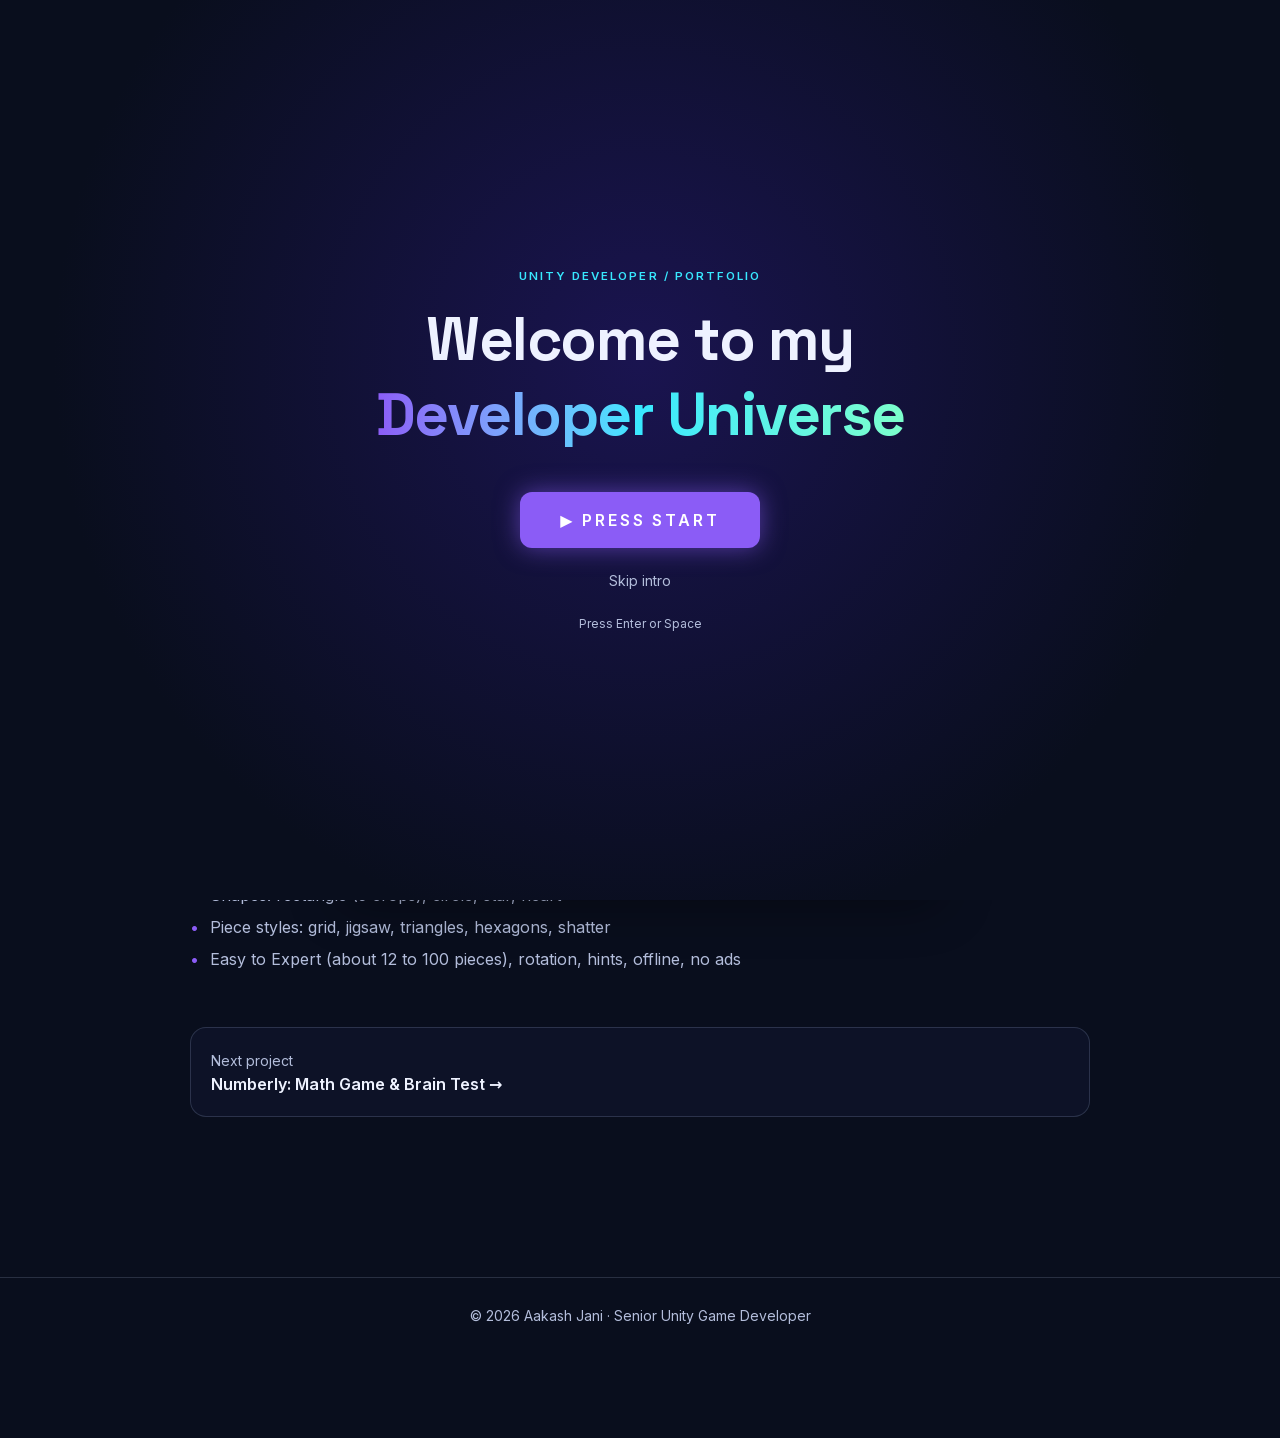
<file: games/picture-puzzle/index.html>
<!DOCTYPE html><html lang="en" class="ec5Qua_variable _2vxq1q_variable"><head><meta charSet="utf-8"/><meta name="viewport" content="width=device-width, initial-scale=1"/><link rel="preload" href="/_next/static/media/07c7676b89ed2778-s.p.2bn3s6zvc0dyp.woff2" as="font" crossorigin="" type="font/woff2"/><link rel="preload" href="/_next/static/media/237858b39a32779d-s.p.2cyn07wtgehh0.woff2" as="font" crossorigin="" type="font/woff2"/><link rel="preload" href="/assets/picture-puzzle/icon.jpg" as="image"/><link rel="stylesheet" href="/_next/static/chunks/17mt0ww_q89-i.css" data-precedence="next"/><link rel="preload" as="script" fetchPriority="low" href="/_next/static/chunks/310vm2bl3xxpt.js"/><script src="/_next/static/chunks/1wnov70f88xjy.js" async=""></script><script src="/_next/static/chunks/23e6jep2anmtk.js" async=""></script><script src="/_next/static/chunks/0c98xzjfks9hq.js" async=""></script><script src="/_next/static/chunks/turbopack-2u1d16houkiyo.js" async=""></script><script src="/_next/static/chunks/40i-5s6v0jp7e.js" async=""></script><script src="/_next/static/chunks/0rvkdx0l4kgnf.js" async=""></script><script src="/_next/static/chunks/2ojuwj779_opx.js" async=""></script><script src="/_next/static/chunks/2mewo_6kd9nc4.js" async=""></script><script src="/_next/static/chunks/3zde6ixhoqub4.js" async=""></script><meta name="next-size-adjust" content=""/><title>Picture Puzzle: Photo Jigsaw | Aakash Jani</title><meta name="description" content="Turns any photo into a puzzle the player can customise and solve."/><meta property="og:title" content="Aakash Jani | Senior Unity Game Developer &amp; Team Lead"/><meta property="og:description" content="30+ games shipped. Multiplayer, AR/VR, mobile and WebGL. 99.5% crash-free sessions."/><meta property="og:type" content="website"/><meta name="twitter:card" content="summary_large_image"/><meta name="twitter:title" content="Aakash Jani | Senior Unity Game Developer &amp; Team Lead"/><meta name="twitter:description" content="30+ games shipped. Multiplayer, AR/VR, mobile and WebGL. 99.5% crash-free sessions."/><script>try{var r=JSON.parse(localStorage.getItem('recruiter')||'false');var d=document.documentElement;if(r){d.setAttribute('data-recruiter','1');d.setAttribute('data-intro','done')}if(sessionStorage.getItem('intro'))d.setAttribute('data-intro','done')}catch(e){}</script><script src="/_next/static/chunks/0cz1d0mv5g_q7.js" noModule=""></script></head><body class="font-sans antialiased"><div hidden=""><!--$--><!--/$--></div><canvas aria-hidden="true" class="deco pointer-events-none fixed inset-0 -z-10"></canvas><canvas aria-hidden="true" class="deco pointer-events-none fixed inset-0 z-[90]"></canvas><div id="intro" role="dialog" aria-label="Welcome" class="fixed inset-0 z-[300] grid place-items-center bg-[#05081480] px-6 text-center backdrop-blur-xl transition-opacity duration-500 opacity-100" style="background:radial-gradient(circle at 50% 40%, #1a1450 0%, #090e1d 70%)"><div><p class="label mb-4 text-accent2">Unity Developer / Portfolio</p><h1 class="font-display text-4xl font-bold leading-tight tracking-tight md:text-6xl">Welcome to my<br/><span class="bg-gradient-to-r from-accent via-accent2 to-mint bg-clip-text text-transparent">Developer Universe</span></h1><button class="glow-btn label mt-10 rounded-xl bg-accent px-10 py-4 text-base text-white pulse-glow">▶ Press Start</button><div class="mt-5"><button class="text-sm text-muted underline-offset-4 hover:text-fg hover:underline">Skip intro</button></div><p class="mt-6 text-xs text-muted">Press Enter or Space</p></div></div><a href="#main" class="sr-only focus:not-sr-only focus:fixed focus:left-2 focus:top-2 focus:z-[200] focus:rounded-lg focus:bg-accent focus:px-4 focus:py-2">Skip to content</a><header class="sticky top-0 z-40 border-b border-line bg-bg/70 backdrop-blur-md"><div class="mx-auto flex h-14 w-[min(1120px,100%-32px)] items-center justify-between gap-4"><a class="font-display font-bold tracking-tight" href="/">Aakash<span class="text-accent2">.</span>Jani</a><span class="label hidden items-center gap-2 text-mint sm:flex"><span class="h-2 w-2 rounded-full bg-mint pulse-glow"></span>System online</span><button aria-label="Open visitor achievements. Level 1, 0 XP" class="flex items-center gap-3 rounded-xl border border-line bg-surface px-3 py-1.5 text-left transition hover:border-accent2"><span class="text-lg">🏆</span><span><span class="label block text-[10px] text-accent2">LV <!-- -->1<!-- --> · <!-- -->0<!-- --> XP · <!-- -->0<!-- -->/<!-- -->5</span><span class="mt-1 block h-1.5 w-28 overflow-hidden rounded bg-line"><span class="block h-full bg-gradient-to-r from-accent to-accent2 transition-all duration-500" style="width:0%"></span></span></span></button></div></header><main id="main" class="pb-24"><div style="opacity:0;transform:translateY(14px)"><article class="mx-auto w-[min(900px,100%-32px)] py-12 md:py-16"><a class="text-sm text-muted hover:text-fg" href="/#games">← All games</a><div class="mt-6 flex items-center gap-4"><img src="/assets/picture-puzzle/icon.jpg" alt="Picture Puzzle: Photo Jigsaw icon" width="72" height="72" class="rounded-2xl border border-line"/><div><h1 class="text-3xl font-bold tracking-tight md:text-4xl">Picture Puzzle: Photo Jigsaw</h1><div class="mt-2 flex flex-wrap gap-2"><span class="rounded-full border border-line bg-surface px-3 py-0.5 text-sm text-muted">Puzzle</span><span class="rounded-full border border-line bg-surface px-3 py-0.5 text-sm text-muted">Casual</span><span class="rounded-full border border-line bg-surface px-3 py-0.5 text-sm text-muted">Android</span></div></div></div><p class="mt-6 text-lg text-muted">Turns any photo into a puzzle the player can customise and solve.</p><section class="mt-10"><h2 class="mb-3 text-xs font-bold uppercase tracking-[0.14em] text-accent">Screenshots</h2><div tabindex="0" aria-label="Picture Puzzle: Photo Jigsaw screenshots" class="no-scrollbar flex snap-x gap-3 overflow-x-auto h-[420px]"><button aria-label="Enlarge Picture Puzzle: Photo Jigsaw screenshot 1" class="h-full flex-none snap-start cursor-zoom-in overflow-hidden rounded-xl"><img src="/assets/picture-puzzle/shot1.jpg" alt="Picture Puzzle: Photo Jigsaw screenshot 1" loading="lazy" class="h-full w-auto"/></button><button aria-label="Enlarge Picture Puzzle: Photo Jigsaw screenshot 2" class="h-full flex-none snap-start cursor-zoom-in overflow-hidden rounded-xl"><img src="/assets/picture-puzzle/shot2.jpg" alt="Picture Puzzle: Photo Jigsaw screenshot 2" loading="lazy" class="h-full w-auto"/></button><button aria-label="Enlarge Picture Puzzle: Photo Jigsaw screenshot 3" class="h-full flex-none snap-start cursor-zoom-in overflow-hidden rounded-xl"><img src="/assets/picture-puzzle/shot3.jpg" alt="Picture Puzzle: Photo Jigsaw screenshot 3" loading="lazy" class="h-full w-auto"/></button><button aria-label="Enlarge Picture Puzzle: Photo Jigsaw screenshot 4" class="h-full flex-none snap-start cursor-zoom-in overflow-hidden rounded-xl"><img src="/assets/picture-puzzle/shot4.jpg" alt="Picture Puzzle: Photo Jigsaw screenshot 4" loading="lazy" class="h-full w-auto"/></button></div></section><section class="mt-10"><h2 class="mb-3 text-xs font-bold uppercase tracking-[0.14em] text-accent">What&#x27;s in the game</h2><ul class="space-y-2 text-muted"><li class="relative pl-5 before:absolute before:left-0 before:text-accent before:content-[&#x27;•&#x27;]">Use a gallery photo, a camera shot or a sample, then crop it</li><li class="relative pl-5 before:absolute before:left-0 before:text-accent before:content-[&#x27;•&#x27;]">Shapes: rectangle (5 crops), circle, star, heart</li><li class="relative pl-5 before:absolute before:left-0 before:text-accent before:content-[&#x27;•&#x27;]">Piece styles: grid, jigsaw, triangles, hexagons, shatter</li><li class="relative pl-5 before:absolute before:left-0 before:text-accent before:content-[&#x27;•&#x27;]">Easy to Expert (about 12 to 100 pieces), rotation, hints, offline, no ads</li></ul></section><a class="mt-14 block rounded-2xl border border-line bg-surface p-5 transition hover:border-accent" href="/games/numberly/"><span class="text-sm text-muted">Next project</span><div class="font-semibold">Numberly: Math Game &amp; Brain Test<!-- --> →</div></a></article><!--$--><!--/$--></div></main><footer class="border-t border-line py-7 pb-28 text-center text-sm text-muted">© <!-- -->2026<!-- --> Aakash Jani · Senior Unity Game Developer</footer><nav aria-label="Mini-map" class="deco fixed right-5 top-1/2 z-40 hidden -translate-y-1/2 flex-col gap-3 xl:flex"><a aria-label="Home" class="group relative flex items-center justify-end" href="/#top"><span class="pointer-events-none absolute right-6 whitespace-nowrap rounded-md bg-surface px-2 py-1 text-xs opacity-0 transition group-hover:opacity-100">Home</span><span class="block rounded-full transition-all h-3 w-3 bg-accent2 shadow-[0_0_12px_var(--accent2)]"></span></a><a aria-label="About" class="group relative flex items-center justify-end" href="/#about"><span class="pointer-events-none absolute right-6 whitespace-nowrap rounded-md bg-surface px-2 py-1 text-xs opacity-0 transition group-hover:opacity-100">About</span><span class="block rounded-full transition-all h-2 w-2 bg-line group-hover:bg-muted"></span></a><a aria-label="Skills" class="group relative flex items-center justify-end" href="/#skills"><span class="pointer-events-none absolute right-6 whitespace-nowrap rounded-md bg-surface px-2 py-1 text-xs opacity-0 transition group-hover:opacity-100">Skills</span><span class="block rounded-full transition-all h-2 w-2 bg-line group-hover:bg-muted"></span></a><a aria-label="Experience" class="group relative flex items-center justify-end" href="/#experience"><span class="pointer-events-none absolute right-6 whitespace-nowrap rounded-md bg-surface px-2 py-1 text-xs opacity-0 transition group-hover:opacity-100">Experience</span><span class="block rounded-full transition-all h-2 w-2 bg-line group-hover:bg-muted"></span></a><a aria-label="Worlds" class="group relative flex items-center justify-end" href="/#games"><span class="pointer-events-none absolute right-6 whitespace-nowrap rounded-md bg-surface px-2 py-1 text-xs opacity-0 transition group-hover:opacity-100">Worlds</span><span class="block rounded-full transition-all h-2 w-2 bg-line group-hover:bg-muted"></span></a><a aria-label="Videos" class="group relative flex items-center justify-end" href="/#videos"><span class="pointer-events-none absolute right-6 whitespace-nowrap rounded-md bg-surface px-2 py-1 text-xs opacity-0 transition group-hover:opacity-100">Videos</span><span class="block rounded-full transition-all h-2 w-2 bg-line group-hover:bg-muted"></span></a><a aria-label="Casino Lab" class="group relative flex items-center justify-end" href="/#lab"><span class="pointer-events-none absolute right-6 whitespace-nowrap rounded-md bg-surface px-2 py-1 text-xs opacity-0 transition group-hover:opacity-100">Casino Lab</span><span class="block rounded-full transition-all h-2 w-2 bg-line group-hover:bg-muted"></span></a><a aria-label="Trophies" class="group relative flex items-center justify-end" href="/#achievements"><span class="pointer-events-none absolute right-6 whitespace-nowrap rounded-md bg-surface px-2 py-1 text-xs opacity-0 transition group-hover:opacity-100">Trophies</span><span class="block rounded-full transition-all h-2 w-2 bg-line group-hover:bg-muted"></span></a><a aria-label="Contact" class="group relative flex items-center justify-end" href="/#contact"><span class="pointer-events-none absolute right-6 whitespace-nowrap rounded-md bg-surface px-2 py-1 text-xs opacity-0 transition group-hover:opacity-100">Contact</span><span class="block rounded-full transition-all h-2 w-2 bg-line group-hover:bg-muted"></span></a></nav><nav aria-label="Sections" class="glass holo-edge fixed bottom-4 left-1/2 z-50 flex max-w-[calc(100vw-16px)] -translate-x-1/2 items-center gap-1 rounded-2xl p-1.5"><div class="no-scrollbar flex gap-1 overflow-x-auto"><a aria-label="Home" aria-current="true" class="group relative flex flex-none items-center gap-2 rounded-xl px-3 py-2 text-sm font-medium text-muted transition hover:text-fg" href="/#top"><span class="absolute inset-0 rounded-xl bg-accent/30 ring-1 ring-accent2/60"></span><span class="relative">🏠</span><span class="relative hidden lg:inline">Home</span></a><a aria-label="About" class="group relative flex flex-none items-center gap-2 rounded-xl px-3 py-2 text-sm font-medium text-muted transition hover:text-fg" href="/#about"><span class="relative">👤</span></a><a aria-label="Skills" class="group relative flex flex-none items-center gap-2 rounded-xl px-3 py-2 text-sm font-medium text-muted transition hover:text-fg" href="/#skills"><span class="relative">🎒</span></a><a aria-label="Experience" class="group relative flex flex-none items-center gap-2 rounded-xl px-3 py-2 text-sm font-medium text-muted transition hover:text-fg" href="/#experience"><span class="relative">🧭</span></a><a aria-label="Worlds" class="group relative flex flex-none items-center gap-2 rounded-xl px-3 py-2 text-sm font-medium text-muted transition hover:text-fg" href="/#games"><span class="relative">🌌</span></a><a aria-label="Videos" class="group relative flex flex-none items-center gap-2 rounded-xl px-3 py-2 text-sm font-medium text-muted transition hover:text-fg" href="/#videos"><span class="relative">🎬</span></a><a aria-label="Casino Lab" class="group relative flex flex-none items-center gap-2 rounded-xl px-3 py-2 text-sm font-medium text-muted transition hover:text-fg" href="/#lab"><span class="relative">🎲</span></a><a aria-label="Trophies" class="group relative flex flex-none items-center gap-2 rounded-xl px-3 py-2 text-sm font-medium text-muted transition hover:text-fg" href="/#achievements"><span class="relative">🏆</span></a><a aria-label="Contact" class="group relative flex flex-none items-center gap-2 rounded-xl px-3 py-2 text-sm font-medium text-muted transition hover:text-fg" href="/#contact"><span class="relative">✉️</span></a></div><span class="mx-1 h-6 w-px flex-none bg-line"></span><button aria-pressed="false" aria-label="Recruiter Mode: plain layout, no decorative animation" title="Recruiter Mode" class="grid h-10 w-10 flex-none place-items-center rounded-xl border text-base transition border-line">👔</button><button aria-pressed="false" aria-label="Developer terminal" title="Developer terminal (press `)" class="grid h-10 w-10 flex-none place-items-center rounded-xl border text-base transition border-line">&gt;_</button><button aria-pressed="false" aria-label="Interface sounds" title="Sounds (off by default)" class="grid h-10 w-10 flex-none place-items-center rounded-xl border text-base transition border-line">🔇</button></nav><div aria-live="polite" class="pointer-events-none fixed left-1/2 top-20 z-[120] -translate-x-1/2"></div><script id="_R_">(globalThis["TURBOPACK"] || (globalThis["TURBOPACK"] = [])).push({"otherChunks":["static/chunks/310vm2bl3xxpt.js","static/chunks/1wnov70f88xjy.js","static/chunks/23e6jep2anmtk.js","static/chunks/0c98xzjfks9hq.js"],"runtimeModuleIds":[94553]});</script><script src="/_next/static/chunks/310vm2bl3xxpt.js" async=""></script><script>(self.__next_f=self.__next_f||[]).push([0])</script><script>self.__next_f.push([1,"1:\"$Sreact.fragment\"\n2:\"/_next/static/chunks/40i-5s6v0jp7e.js\"\n3:\"/_next/static/chunks/0rvkdx0l4kgnf.js\"\n4:\"/_next/static/chunks/2ojuwj779_opx.js\"\n5:I[38462,[\"$2\",\"$3\",\"$4\"],\"default\"]\n6:I[79651,[\"$2\",\"$3\",\"$4\"],\"default\"]\n7:I[88909,[\"$2\",\"$3\",\"$4\"],\"default\"]\n8:I[60613,[\"$2\",\"$3\",\"$4\"],\"default\"]\n9:I[38025,[\"$2\",\"$3\",\"$4\"],\"default\"]\na:I[96726,[\"$2\",\"$3\",\"$4\"],\"default\"]\nb:I[39756,[\"$2\",\"$3\",\"$4\"],\"default\"]\nc:\"/_next/static/chunks/2mewo_6kd9nc4.js\"\nd:I[98168,[\"$2\",\"$3\",\"$4\",\"$c\"],\"default\"]\ne:I[37457,[\"$2\",\"$3\",\"$4\"],\"default\"]\nf:I[57895,[\"$2\",\"$3\",\"$4\"],\"default\"]\n10:I[40588,[\"$2\",\"$3\",\"$4\"],\"default\"]\n11:I[44642,[\"$2\",\"$3\",\"$4\"],\"default\"]\n12:I[68344,[\"$2\",\"$3\",\"$4\"],\"default\"]\n18:I[97367,[\"$2\",\"$3\",\"$4\"],\"OutletBoundary\"]\n19:\"$Sreact.suspense\"\n1b:\"ViewportBoundary\"\n1c:I[97367,[\"$2\",\"$3\",\"$4\"],\"$1b\"]\n1e:\"MetadataBoundary\"\n1f:I[97367,[\"$2\",\"$3\",\"$4\"],\"$1e\"]\n21:I[68027,[\"$2\",\"$3\",\"$4\"],\"default\",1]\n:HL[\"/_next/static/chunks/17mt0ww_q89-i.css\",\"style\"]\n:HL[\"/_next/static/media/07c7676b89ed2778-s.p.2bn3s6zvc0dyp.woff2\",\"font\",{\"crossOrigin\":\"\",\"type\":\"font/woff2\"}]\n:HL[\"/_next/static/media/237858b39a32779d-s.p.2cyn07wtgehh0.woff2\",\"font\",{\"crossOrigin\":\"\",\"type\":\"font/woff2\"}]\n14:X\n16:[[\"children\",{\"s\":\"__PAGE__\",\"h\":512,\"d\":{\"r\":[\"$\",\"$1\",\"c\",{\"children\":[\"$L17\",[[\"$\",\"script\",\"script-0\",{\"src\":\"/_next/static/chunks/3zde6ixhoqub4.js\",\"async\":true,\"nonce\":\"$undefined\"}]],[\"$\",\"$L18\",null,{\"children\":[\"$\",\"$19\",null,{\"name\":\"Next.MetadataOutlet\",\"children\":\"$@1a\"}]}]]}],\"p\":false,\"v\":null}}]]\n15:[[\"children\",{\"s\":{\"n\":\"slug\",\"t\":\"d\",\"k\":\"picture-puzzle\",\"s\":[]},\"h\":512,\"d\":{\"r\":[\"$\",\"$1\",\"c\",{\"children\":[null,[\"$\",\"$Lb\",null,{\"parallelRouterKey\":\"children\",\"error\":\"$undefined\",\"errorStyles\":\"$undefined\",\"errorScripts\":\"$undefined\",\"template\":[\"$\",\"$Le\",null,{}],\"templateStyles\":\"$undefined\",\"templateScripts\":\"$undefined\",\"notFound\":\"$undefined\",\"forbidden\":\"$undefined\",\"unauthorized\":\"$undefined\"}]]}],\"p\":false,\"v\":\"$14\"},\"c\":\"$Q16\"}]]\n13:[[\"children\",{\"s\":\"games\",\"h\":512,\"d\":{\"r\":[\"$\",\"$1\",\"c\",{\"children\":[null,[\"$\",\"$Lb\",null,{\"parallelRouterKey\":\"children\",\"error\":\"$undefined\",\"errorStyles\":\"$undefined\",\"errorScripts\":\"$undefined\",\"template\":[\"$\",\"$Le\",null,{}],\"templateStyles\":\"$undefined\",\"templateScripts\":\"$undefined\",\"notFound\":\"$undefined\",\"forbidden\":\"$undefined\",\"unauthorized\":\"$undefined\"}]]}],\"p\":false,\"v\":\"$14\"},\"c\":\"$Q15\"}]]\n"])</script><script>self.__next_f.push([1,"0:{\"P\":null,\"c\":[\"\",\"games\",\"picture-puzzle\",\"\"],\"q\":\"\",\"i\":false,\"t\":{\"t\":{\"s\":\"\",\"h\":528,\"d\":{\"r\":[\"$\",\"$1\",\"c\",{\"children\":[[[\"$\",\"link\",\"0\",{\"rel\":\"stylesheet\",\"href\":\"/_next/static/chunks/17mt0ww_q89-i.css\",\"precedence\":\"next\",\"crossOrigin\":\"$undefined\",\"nonce\":\"$undefined\"}],[\"$\",\"script\",\"script-0\",{\"src\":\"/_next/static/chunks/40i-5s6v0jp7e.js\",\"async\":true,\"nonce\":\"$undefined\"}],[\"$\",\"script\",\"script-1\",{\"src\":\"/_next/static/chunks/0rvkdx0l4kgnf.js\",\"async\":true,\"nonce\":\"$undefined\"}],[\"$\",\"script\",\"script-2\",{\"src\":\"/_next/static/chunks/2ojuwj779_opx.js\",\"async\":true,\"nonce\":\"$undefined\"}]],[\"$\",\"html\",null,{\"lang\":\"en\",\"className\":\"ec5Qua_variable _2vxq1q_variable\",\"suppressHydrationWarning\":true,\"children\":[[\"$\",\"head\",null,{\"children\":[\"$\",\"script\",null,{\"dangerouslySetInnerHTML\":{\"__html\":\"try{var r=JSON.parse(localStorage.getItem('recruiter')||'false');var d=document.documentElement;if(r){d.setAttribute('data-recruiter','1');d.setAttribute('data-intro','done')}if(sessionStorage.getItem('intro'))d.setAttribute('data-intro','done')}catch(e){}\"}}]}],[\"$\",\"body\",null,{\"className\":\"font-sans antialiased\",\"children\":[\"$\",\"$L5\",null,{\"children\":[[\"$\",\"$L6\",null,{}],[\"$\",\"$L7\",null,{}],[\"$\",\"$L8\",null,{}],[\"$\",\"$L9\",null,{}],[\"$\",\"a\",null,{\"href\":\"#main\",\"className\":\"sr-only focus:not-sr-only focus:fixed focus:left-2 focus:top-2 focus:z-[200] focus:rounded-lg focus:bg-accent focus:px-4 focus:py-2\",\"children\":\"Skip to content\"}],[\"$\",\"$La\",null,{}],[\"$\",\"main\",null,{\"id\":\"main\",\"className\":\"pb-24\",\"children\":[\"$\",\"$Lb\",null,{\"parallelRouterKey\":\"children\",\"error\":\"$undefined\",\"errorStyles\":\"$undefined\",\"errorScripts\":\"$undefined\",\"template\":[\"$\",\"$Ld\",null,{\"children\":[\"$\",\"$Le\",null,{}]}],\"templateStyles\":[],\"templateScripts\":[[\"$\",\"script\",\"script-0\",{\"src\":\"/_next/static/chunks/2mewo_6kd9nc4.js\",\"async\":true,\"nonce\":\"$undefined\"}]],\"notFound\":[[[\"$\",\"title\",null,{\"children\":\"404: This page could not be found.\"}],[\"$\",\"div\",null,{\"style\":{\"fontFamily\":\"system-ui,\\\"Segoe UI\\\",Roboto,Helvetica,Arial,sans-serif,\\\"Apple Color Emoji\\\",\\\"Segoe UI Emoji\\\"\",\"height\":\"100vh\",\"textAlign\":\"center\",\"display\":\"flex\",\"flexDirection\":\"column\",\"alignItems\":\"center\",\"justifyContent\":\"center\"},\"children\":[\"$\",\"div\",null,{\"children\":[[\"$\",\"style\",null,{\"dangerouslySetInnerHTML\":{\"__html\":\"body{color:#000;background:#fff;margin:0}.next-error-h1{border-right:1px solid rgba(0,0,0,.3)}@media (prefers-color-scheme:dark){body{color:#fff;background:#000}.next-error-h1{border-right:1px solid rgba(255,255,255,.3)}}\"}}],[\"$\",\"h1\",null,{\"className\":\"next-error-h1\",\"style\":{\"display\":\"inline-block\",\"margin\":\"0 20px 0 0\",\"padding\":\"0 23px 0 0\",\"fontSize\":24,\"fontWeight\":500,\"verticalAlign\":\"top\",\"lineHeight\":\"49px\"},\"children\":404}],[\"$\",\"div\",null,{\"style\":{\"display\":\"inline-block\"},\"children\":[\"$\",\"h2\",null,{\"style\":{\"fontSize\":14,\"fontWeight\":400,\"lineHeight\":\"49px\",\"margin\":0},\"children\":\"This page could not be found.\"}]}]]}]}]],[]],\"forbidden\":\"$undefined\",\"unauthorized\":\"$undefined\"}]}],[\"$\",\"footer\",null,{\"className\":\"border-t border-line py-7 pb-28 text-center text-sm text-muted\",\"children\":[\"© \",2026,\" Aakash Jani · Senior Unity Game Developer\"]}],[\"$\",\"$Lf\",null,{}],[\"$\",\"$L10\",null,{}],[\"$\",\"$L11\",null,{}],[\"$\",\"$L12\",null,{}]]}]}]]}]]}],\"p\":false,\"v\":null},\"c\":\"$Q13\"},\"h\":{\"r\":[\"$\",\"$1\",\"h\",{\"children\":[null,[\"$\",\"$L1c\",null,{\"children\":\"$L1d\"}],[\"$\",\"$L1f\",null,{\"children\":[[\"$\",\"div\",null,{\"hidden\":true,\"children\":[\"$\",\"$19\",null,{\"name\":\"Next.Metadata\",\"children\":\"$L20\"}]}],null]}],[\"$\",\"meta\",null,{\"name\":\"next-size-adjust\",\"content\":\"\"}]]}],\"p\":false,\"v\":null}},\"m\":\"$undefined\",\"G\":[\"$21\",[[\"$\",\"link\",\"0\",{\"rel\":\"stylesheet\",\"href\":\"/_next/static/chunks/17mt0ww_q89-i.css\",\"precedence\":\"next\",\"crossOrigin\":\"$undefined\",\"nonce\":\"$undefined\"}]]],\"S\":true,\"r\":\"$undefined\",\"s\":\"$undefined\",\"a\":\"$undefined\",\"l\":\"$undefined\",\"p\":\"$undefined\",\"d\":\"$undefined\",\"b\":\"051TI_pR7azTFmuWmZ3G-\"}\n"])</script><script>self.__next_f.push([1,"22:\"/_next/static/chunks/3zde6ixhoqub4.js\"\n23:I[46119,[\"$2\",\"$3\",\"$4\",\"$22\"],\"default\"]\n24:I[22016,[\"$2\",\"$3\",\"$4\",\"$22\"],\"\"]\n25:I[43325,[\"$2\",\"$3\",\"$4\",\"$22\"],\"default\"]\n:HL[\"/assets/picture-puzzle/icon.jpg\",\"image\"]\n14:C\n"])</script><script>self.__next_f.push([1,"17:[\"$\",\"article\",null,{\"className\":\"mx-auto w-[min(900px,100%-32px)] py-12 md:py-16\",\"children\":[[\"$\",\"$L23\",null,{\"ids\":[\"first-mission\",\"tech-explorer\"]}],[\"$\",\"$L24\",null,{\"href\":\"/#games\",\"className\":\"text-sm text-muted hover:text-fg\",\"children\":\"← All games\"}],[\"$\",\"div\",null,{\"className\":\"mt-6 flex items-center gap-4\",\"children\":[[\"$\",\"img\",null,{\"src\":\"/assets/picture-puzzle/icon.jpg\",\"alt\":\"Picture Puzzle: Photo Jigsaw icon\",\"width\":72,\"height\":72,\"className\":\"rounded-2xl border border-line\"}],[\"$\",\"div\",null,{\"children\":[[\"$\",\"h1\",null,{\"className\":\"text-3xl font-bold tracking-tight md:text-4xl\",\"children\":\"Picture Puzzle: Photo Jigsaw\"}],[\"$\",\"div\",null,{\"className\":\"mt-2 flex flex-wrap gap-2\",\"children\":[[\"$\",\"span\",\"Puzzle\",{\"className\":\"rounded-full border border-line bg-surface px-3 py-0.5 text-sm text-muted\",\"children\":\"Puzzle\"}],[\"$\",\"span\",\"Casual\",{\"className\":\"rounded-full border border-line bg-surface px-3 py-0.5 text-sm text-muted\",\"children\":\"Casual\"}],[\"$\",\"span\",\"Android\",{\"className\":\"rounded-full border border-line bg-surface px-3 py-0.5 text-sm text-muted\",\"children\":\"Android\"}]]}]]}]]}],[\"$\",\"p\",null,{\"className\":\"mt-6 text-lg text-muted\",\"children\":\"Turns any photo into a puzzle the player can customise and solve.\"}],\"$undefined\",\"$undefined\",[\"$\",\"section\",null,{\"className\":\"mt-10\",\"children\":[[\"$\",\"h2\",null,{\"className\":\"mb-3 text-xs font-bold uppercase tracking-[0.14em] text-accent\",\"children\":\"Screenshots\"}],[\"$\",\"$L25\",null,{\"slug\":\"picture-puzzle\",\"count\":4,\"title\":\"Picture Puzzle: Photo Jigsaw\",\"tall\":true}]]}],[\"$\",\"section\",null,{\"className\":\"mt-10\",\"children\":[[\"$\",\"h2\",null,{\"className\":\"mb-3 text-xs font-bold uppercase tracking-[0.14em] text-accent\",\"children\":\"What's in the game\"}],[\"$\",\"ul\",null,{\"className\":\"space-y-2 text-muted\",\"children\":[[\"$\",\"li\",\"Use a gallery photo, a camera shot or a sample, then crop it\",{\"className\":\"relative pl-5 before:absolute before:left-0 before:text-accent before:content-['•']\",\"children\":\"Use a gallery photo, a camera shot or a sample, then crop it\"}],[\"$\",\"li\",\"Shapes: rectangle (5 crops), circle, star, heart\",{\"className\":\"relative pl-5 before:absolute before:left-0 before:text-accent before:content-['•']\",\"children\":\"Shapes: rectangle (5 crops), circle, star, heart\"}],[\"$\",\"li\",\"Piece styles: grid, jigsaw, triangles, hexagons, shatter\",{\"className\":\"relative pl-5 before:absolute before:left-0 before:text-accent before:content-['•']\",\"children\":\"Piece styles: grid, jigsaw, triangles, hexagons, shatter\"}],[\"$\",\"li\",\"Easy to Expert (about 12 to 100 pieces), rotation, hints, offline, no ads\",{\"className\":\"relative pl-5 before:absolute before:left-0 before:text-accent before:content-['•']\",\"children\":\"Easy to Expert (about 12 to 100 pieces), rotation, hints, offline, no ads\"}]]}]]}],\"$undefined\",\"$undefined\",[\"$\",\"$L24\",null,{\"href\":\"/games/numberly\",\"className\":\"mt-14 block rounded-2xl border border-line bg-surface p-5 transition hover:border-accent\",\"children\":[[\"$\",\"span\",null,{\"className\":\"text-sm text-muted\",\"children\":\"Next project\"}],[\"$\",\"div\",null,{\"className\":\"font-semibold\",\"children\":[\"Numberly: Math Game \u0026 Brain Test\",\" →\"]}]]}]]}]\n"])</script><script>self.__next_f.push([1,"1d:[[\"$\",\"meta\",\"0\",{\"charSet\":\"utf-8\"}],[\"$\",\"meta\",\"1\",{\"name\":\"viewport\",\"content\":\"width=device-width, initial-scale=1\"}]]\n"])</script><script>self.__next_f.push([1,"1a:null\n20:[[\"$\",\"title\",\"0\",{\"children\":\"Picture Puzzle: Photo Jigsaw | Aakash Jani\"}],[\"$\",\"meta\",\"1\",{\"name\":\"description\",\"content\":\"Turns any photo into a puzzle the player can customise and solve.\"}],[\"$\",\"meta\",\"2\",{\"property\":\"og:title\",\"content\":\"Aakash Jani | Senior Unity Game Developer \u0026 Team Lead\"}],[\"$\",\"meta\",\"3\",{\"property\":\"og:description\",\"content\":\"30+ games shipped. Multiplayer, AR/VR, mobile and WebGL. 99.5% crash-free sessions.\"}],[\"$\",\"meta\",\"4\",{\"property\":\"og:type\",\"content\":\"website\"}],[\"$\",\"meta\",\"5\",{\"name\":\"twitter:card\",\"content\":\"summary_large_image\"}],[\"$\",\"meta\",\"6\",{\"name\":\"twitter:title\",\"content\":\"Aakash Jani | Senior Unity Game Developer \u0026 Team Lead\"}],[\"$\",\"meta\",\"7\",{\"name\":\"twitter:description\",\"content\":\"30+ games shipped. Multiplayer, AR/VR, mobile and WebGL. 99.5% crash-free sessions.\"}]]\n"])</script></body></html>
</file>
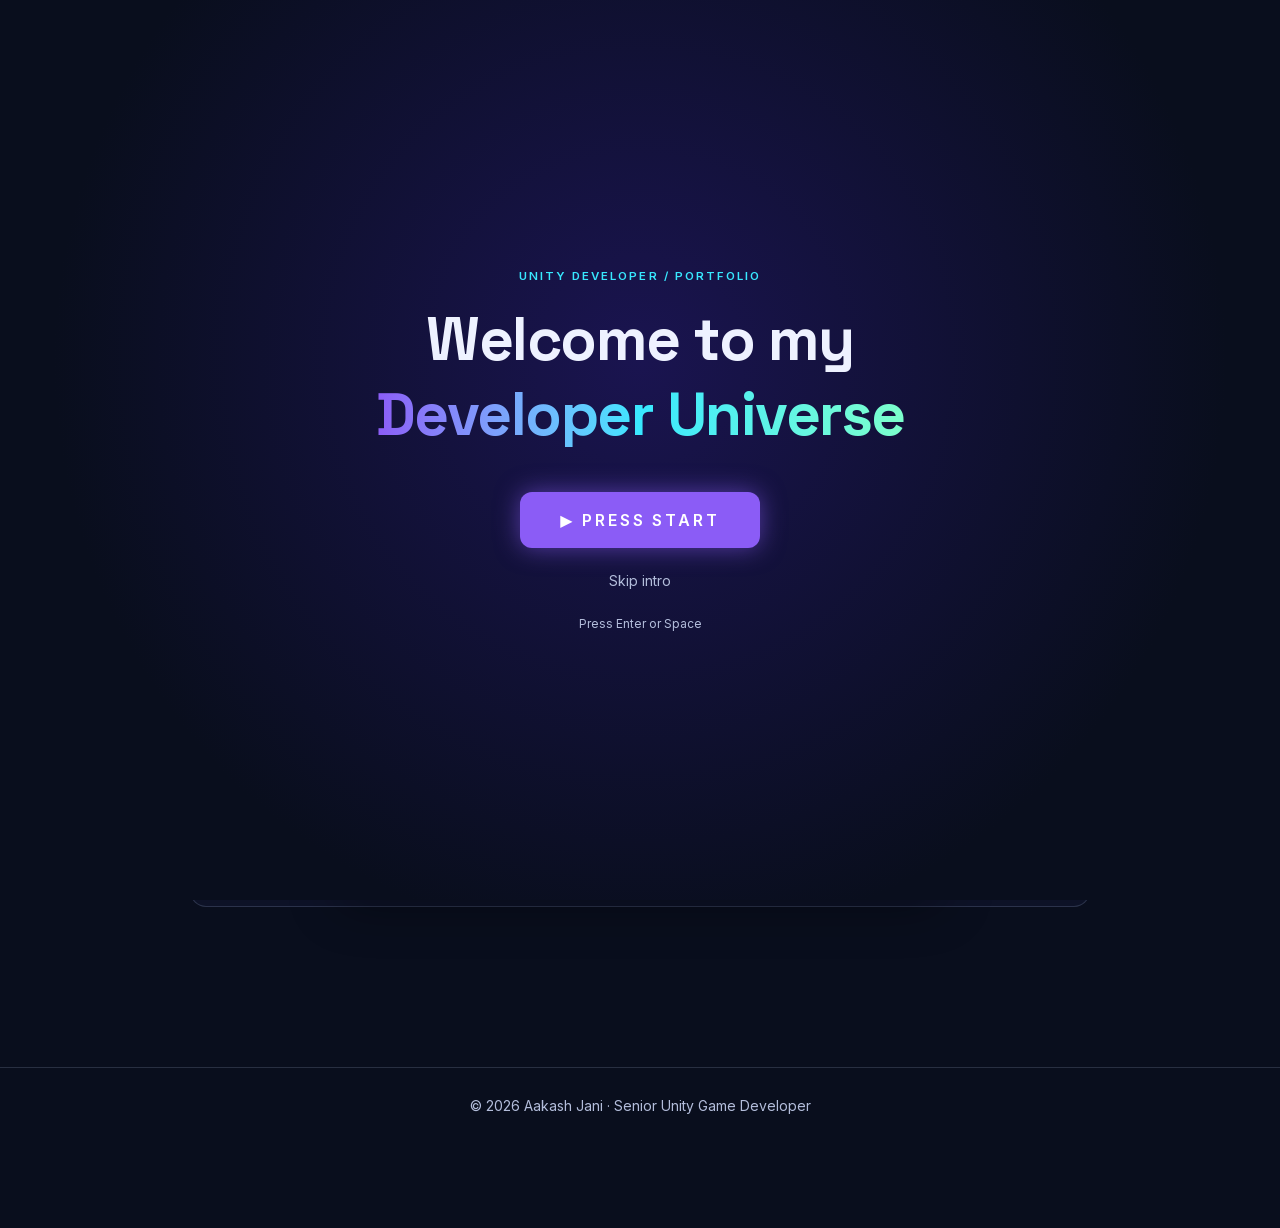
<file: games/real-money-gaming-platform/index.html>
<!DOCTYPE html><html lang="en" class="ec5Qua_variable _2vxq1q_variable"><head><meta charSet="utf-8"/><meta name="viewport" content="width=device-width, initial-scale=1"/><link rel="preload" href="/_next/static/media/07c7676b89ed2778-s.p.2bn3s6zvc0dyp.woff2" as="font" crossorigin="" type="font/woff2"/><link rel="preload" href="/_next/static/media/237858b39a32779d-s.p.2cyn07wtgehh0.woff2" as="font" crossorigin="" type="font/woff2"/><link rel="stylesheet" href="/_next/static/chunks/17mt0ww_q89-i.css" data-precedence="next"/><link rel="preload" as="script" fetchPriority="low" href="/_next/static/chunks/310vm2bl3xxpt.js"/><script src="/_next/static/chunks/1wnov70f88xjy.js" async=""></script><script src="/_next/static/chunks/23e6jep2anmtk.js" async=""></script><script src="/_next/static/chunks/0c98xzjfks9hq.js" async=""></script><script src="/_next/static/chunks/turbopack-2u1d16houkiyo.js" async=""></script><script src="/_next/static/chunks/40i-5s6v0jp7e.js" async=""></script><script src="/_next/static/chunks/0rvkdx0l4kgnf.js" async=""></script><script src="/_next/static/chunks/2ojuwj779_opx.js" async=""></script><script src="/_next/static/chunks/2mewo_6kd9nc4.js" async=""></script><script src="/_next/static/chunks/3zde6ixhoqub4.js" async=""></script><meta name="next-size-adjust" content=""/><title>Real-Money Casino &amp; Card Games | Aakash Jani</title><meta name="description" content="Casino and card game clients for real-money gaming platforms. Client and builds are confidential."/><meta property="og:title" content="Aakash Jani | Senior Unity Game Developer &amp; Team Lead"/><meta property="og:description" content="30+ games shipped. Multiplayer, AR/VR, mobile and WebGL. 99.5% crash-free sessions."/><meta property="og:type" content="website"/><meta name="twitter:card" content="summary_large_image"/><meta name="twitter:title" content="Aakash Jani | Senior Unity Game Developer &amp; Team Lead"/><meta name="twitter:description" content="30+ games shipped. Multiplayer, AR/VR, mobile and WebGL. 99.5% crash-free sessions."/><script>try{var r=JSON.parse(localStorage.getItem('recruiter')||'false');var d=document.documentElement;if(r){d.setAttribute('data-recruiter','1');d.setAttribute('data-intro','done')}if(sessionStorage.getItem('intro'))d.setAttribute('data-intro','done')}catch(e){}</script><script src="/_next/static/chunks/0cz1d0mv5g_q7.js" noModule=""></script></head><body class="font-sans antialiased"><div hidden=""><!--$--><!--/$--></div><canvas aria-hidden="true" class="deco pointer-events-none fixed inset-0 -z-10"></canvas><canvas aria-hidden="true" class="deco pointer-events-none fixed inset-0 z-[90]"></canvas><div id="intro" role="dialog" aria-label="Welcome" class="fixed inset-0 z-[300] grid place-items-center bg-[#05081480] px-6 text-center backdrop-blur-xl transition-opacity duration-500 opacity-100" style="background:radial-gradient(circle at 50% 40%, #1a1450 0%, #090e1d 70%)"><div><p class="label mb-4 text-accent2">Unity Developer / Portfolio</p><h1 class="font-display text-4xl font-bold leading-tight tracking-tight md:text-6xl">Welcome to my<br/><span class="bg-gradient-to-r from-accent via-accent2 to-mint bg-clip-text text-transparent">Developer Universe</span></h1><button class="glow-btn label mt-10 rounded-xl bg-accent px-10 py-4 text-base text-white pulse-glow">▶ Press Start</button><div class="mt-5"><button class="text-sm text-muted underline-offset-4 hover:text-fg hover:underline">Skip intro</button></div><p class="mt-6 text-xs text-muted">Press Enter or Space</p></div></div><a href="#main" class="sr-only focus:not-sr-only focus:fixed focus:left-2 focus:top-2 focus:z-[200] focus:rounded-lg focus:bg-accent focus:px-4 focus:py-2">Skip to content</a><header class="sticky top-0 z-40 border-b border-line bg-bg/70 backdrop-blur-md"><div class="mx-auto flex h-14 w-[min(1120px,100%-32px)] items-center justify-between gap-4"><a class="font-display font-bold tracking-tight" href="/">Aakash<span class="text-accent2">.</span>Jani</a><span class="label hidden items-center gap-2 text-mint sm:flex"><span class="h-2 w-2 rounded-full bg-mint pulse-glow"></span>System online</span><button aria-label="Open visitor achievements. Level 1, 0 XP" class="flex items-center gap-3 rounded-xl border border-line bg-surface px-3 py-1.5 text-left transition hover:border-accent2"><span class="text-lg">🏆</span><span><span class="label block text-[10px] text-accent2">LV <!-- -->1<!-- --> · <!-- -->0<!-- --> XP · <!-- -->0<!-- -->/<!-- -->5</span><span class="mt-1 block h-1.5 w-28 overflow-hidden rounded bg-line"><span class="block h-full bg-gradient-to-r from-accent to-accent2 transition-all duration-500" style="width:0%"></span></span></span></button></div></header><main id="main" class="pb-24"><div style="opacity:0;transform:translateY(14px)"><article class="mx-auto w-[min(900px,100%-32px)] py-12 md:py-16"><a class="text-sm text-muted hover:text-fg" href="/#games">← All games</a><div class="mt-6 flex items-center gap-4"><div><h1 class="text-3xl font-bold tracking-tight md:text-4xl">Real-Money Casino &amp; Card Games</h1><div class="mt-2 flex flex-wrap gap-2"><span class="rounded-full border border-line bg-surface px-3 py-0.5 text-sm text-muted">Casino</span><span class="rounded-full border border-line bg-surface px-3 py-0.5 text-sm text-muted">Card</span><span class="rounded-full border border-line bg-surface px-3 py-0.5 text-sm text-muted">Mobile</span></div></div></div><p class="mt-6 text-lg text-muted">Casino and card game clients for real-money gaming platforms. Client and builds are confidential.</p><p class="mt-4 rounded-xl border border-line bg-surface p-4 text-sm text-muted">🔒 This work is under confidentiality, so the client, builds and footage are not shown. I&#x27;m happy to discuss the technical details in an interview.</p><section class="mt-10"><h2 class="mb-3 text-xs font-bold uppercase tracking-[0.14em] text-accent">What&#x27;s in the game</h2><ul class="space-y-2 text-muted"><li class="relative pl-5 before:absolute before:left-0 before:text-accent before:content-[&#x27;•&#x27;]">Casino and card game clients</li><li class="relative pl-5 before:absolute before:left-0 before:text-accent before:content-[&#x27;•&#x27;]">Real-time multiplayer play</li><li class="relative pl-5 before:absolute before:left-0 before:text-accent before:content-[&#x27;•&#x27;]">Wallet, payments and backend integration</li><li class="relative pl-5 before:absolute before:left-0 before:text-accent before:content-[&#x27;•&#x27;]">Game logic and fairness-related systems</li></ul></section><section class="mt-10"><h2 class="mb-3 text-xs font-bold uppercase tracking-[0.14em] text-accent">My contribution</h2><ul class="space-y-2 text-muted"><li class="relative pl-5 before:absolute before:left-0 before:text-accent before:content-[&#x27;▹&#x27;]">Built casino and card game clients</li><li class="relative pl-5 before:absolute before:left-0 before:text-accent before:content-[&#x27;▹&#x27;]">Implemented real-time multiplayer gameplay</li><li class="relative pl-5 before:absolute before:left-0 before:text-accent before:content-[&#x27;▹&#x27;]">Integrated wallet, payment and backend services</li><li class="relative pl-5 before:absolute before:left-0 before:text-accent before:content-[&#x27;▹&#x27;]">Worked on game logic and fairness-related systems</li></ul></section><a class="mt-14 block rounded-2xl border border-line bg-surface p-5 transition hover:border-accent" href="/games/goal-booster/"><span class="text-sm text-muted">Next project</span><div class="font-semibold">Goal Booster (Goal Achiever)<!-- --> →</div></a></article><!--$--><!--/$--></div></main><footer class="border-t border-line py-7 pb-28 text-center text-sm text-muted">© <!-- -->2026<!-- --> Aakash Jani · Senior Unity Game Developer</footer><nav aria-label="Mini-map" class="deco fixed right-5 top-1/2 z-40 hidden -translate-y-1/2 flex-col gap-3 xl:flex"><a aria-label="Home" class="group relative flex items-center justify-end" href="/#top"><span class="pointer-events-none absolute right-6 whitespace-nowrap rounded-md bg-surface px-2 py-1 text-xs opacity-0 transition group-hover:opacity-100">Home</span><span class="block rounded-full transition-all h-3 w-3 bg-accent2 shadow-[0_0_12px_var(--accent2)]"></span></a><a aria-label="About" class="group relative flex items-center justify-end" href="/#about"><span class="pointer-events-none absolute right-6 whitespace-nowrap rounded-md bg-surface px-2 py-1 text-xs opacity-0 transition group-hover:opacity-100">About</span><span class="block rounded-full transition-all h-2 w-2 bg-line group-hover:bg-muted"></span></a><a aria-label="Skills" class="group relative flex items-center justify-end" href="/#skills"><span class="pointer-events-none absolute right-6 whitespace-nowrap rounded-md bg-surface px-2 py-1 text-xs opacity-0 transition group-hover:opacity-100">Skills</span><span class="block rounded-full transition-all h-2 w-2 bg-line group-hover:bg-muted"></span></a><a aria-label="Experience" class="group relative flex items-center justify-end" href="/#experience"><span class="pointer-events-none absolute right-6 whitespace-nowrap rounded-md bg-surface px-2 py-1 text-xs opacity-0 transition group-hover:opacity-100">Experience</span><span class="block rounded-full transition-all h-2 w-2 bg-line group-hover:bg-muted"></span></a><a aria-label="Worlds" class="group relative flex items-center justify-end" href="/#games"><span class="pointer-events-none absolute right-6 whitespace-nowrap rounded-md bg-surface px-2 py-1 text-xs opacity-0 transition group-hover:opacity-100">Worlds</span><span class="block rounded-full transition-all h-2 w-2 bg-line group-hover:bg-muted"></span></a><a aria-label="Videos" class="group relative flex items-center justify-end" href="/#videos"><span class="pointer-events-none absolute right-6 whitespace-nowrap rounded-md bg-surface px-2 py-1 text-xs opacity-0 transition group-hover:opacity-100">Videos</span><span class="block rounded-full transition-all h-2 w-2 bg-line group-hover:bg-muted"></span></a><a aria-label="Casino Lab" class="group relative flex items-center justify-end" href="/#lab"><span class="pointer-events-none absolute right-6 whitespace-nowrap rounded-md bg-surface px-2 py-1 text-xs opacity-0 transition group-hover:opacity-100">Casino Lab</span><span class="block rounded-full transition-all h-2 w-2 bg-line group-hover:bg-muted"></span></a><a aria-label="Trophies" class="group relative flex items-center justify-end" href="/#achievements"><span class="pointer-events-none absolute right-6 whitespace-nowrap rounded-md bg-surface px-2 py-1 text-xs opacity-0 transition group-hover:opacity-100">Trophies</span><span class="block rounded-full transition-all h-2 w-2 bg-line group-hover:bg-muted"></span></a><a aria-label="Contact" class="group relative flex items-center justify-end" href="/#contact"><span class="pointer-events-none absolute right-6 whitespace-nowrap rounded-md bg-surface px-2 py-1 text-xs opacity-0 transition group-hover:opacity-100">Contact</span><span class="block rounded-full transition-all h-2 w-2 bg-line group-hover:bg-muted"></span></a></nav><nav aria-label="Sections" class="glass holo-edge fixed bottom-4 left-1/2 z-50 flex max-w-[calc(100vw-16px)] -translate-x-1/2 items-center gap-1 rounded-2xl p-1.5"><div class="no-scrollbar flex gap-1 overflow-x-auto"><a aria-label="Home" aria-current="true" class="group relative flex flex-none items-center gap-2 rounded-xl px-3 py-2 text-sm font-medium text-muted transition hover:text-fg" href="/#top"><span class="absolute inset-0 rounded-xl bg-accent/30 ring-1 ring-accent2/60"></span><span class="relative">🏠</span><span class="relative hidden lg:inline">Home</span></a><a aria-label="About" class="group relative flex flex-none items-center gap-2 rounded-xl px-3 py-2 text-sm font-medium text-muted transition hover:text-fg" href="/#about"><span class="relative">👤</span></a><a aria-label="Skills" class="group relative flex flex-none items-center gap-2 rounded-xl px-3 py-2 text-sm font-medium text-muted transition hover:text-fg" href="/#skills"><span class="relative">🎒</span></a><a aria-label="Experience" class="group relative flex flex-none items-center gap-2 rounded-xl px-3 py-2 text-sm font-medium text-muted transition hover:text-fg" href="/#experience"><span class="relative">🧭</span></a><a aria-label="Worlds" class="group relative flex flex-none items-center gap-2 rounded-xl px-3 py-2 text-sm font-medium text-muted transition hover:text-fg" href="/#games"><span class="relative">🌌</span></a><a aria-label="Videos" class="group relative flex flex-none items-center gap-2 rounded-xl px-3 py-2 text-sm font-medium text-muted transition hover:text-fg" href="/#videos"><span class="relative">🎬</span></a><a aria-label="Casino Lab" class="group relative flex flex-none items-center gap-2 rounded-xl px-3 py-2 text-sm font-medium text-muted transition hover:text-fg" href="/#lab"><span class="relative">🎲</span></a><a aria-label="Trophies" class="group relative flex flex-none items-center gap-2 rounded-xl px-3 py-2 text-sm font-medium text-muted transition hover:text-fg" href="/#achievements"><span class="relative">🏆</span></a><a aria-label="Contact" class="group relative flex flex-none items-center gap-2 rounded-xl px-3 py-2 text-sm font-medium text-muted transition hover:text-fg" href="/#contact"><span class="relative">✉️</span></a></div><span class="mx-1 h-6 w-px flex-none bg-line"></span><button aria-pressed="false" aria-label="Recruiter Mode: plain layout, no decorative animation" title="Recruiter Mode" class="grid h-10 w-10 flex-none place-items-center rounded-xl border text-base transition border-line">👔</button><button aria-pressed="false" aria-label="Developer terminal" title="Developer terminal (press `)" class="grid h-10 w-10 flex-none place-items-center rounded-xl border text-base transition border-line">&gt;_</button><button aria-pressed="false" aria-label="Interface sounds" title="Sounds (off by default)" class="grid h-10 w-10 flex-none place-items-center rounded-xl border text-base transition border-line">🔇</button></nav><div aria-live="polite" class="pointer-events-none fixed left-1/2 top-20 z-[120] -translate-x-1/2"></div><script id="_R_">(globalThis["TURBOPACK"] || (globalThis["TURBOPACK"] = [])).push({"otherChunks":["static/chunks/310vm2bl3xxpt.js","static/chunks/1wnov70f88xjy.js","static/chunks/23e6jep2anmtk.js","static/chunks/0c98xzjfks9hq.js"],"runtimeModuleIds":[94553]});</script><script src="/_next/static/chunks/310vm2bl3xxpt.js" async=""></script><script>(self.__next_f=self.__next_f||[]).push([0])</script><script>self.__next_f.push([1,"1:\"$Sreact.fragment\"\n2:\"/_next/static/chunks/40i-5s6v0jp7e.js\"\n3:\"/_next/static/chunks/0rvkdx0l4kgnf.js\"\n4:\"/_next/static/chunks/2ojuwj779_opx.js\"\n5:I[38462,[\"$2\",\"$3\",\"$4\"],\"default\"]\n6:I[79651,[\"$2\",\"$3\",\"$4\"],\"default\"]\n7:I[88909,[\"$2\",\"$3\",\"$4\"],\"default\"]\n8:I[60613,[\"$2\",\"$3\",\"$4\"],\"default\"]\n9:I[38025,[\"$2\",\"$3\",\"$4\"],\"default\"]\na:I[96726,[\"$2\",\"$3\",\"$4\"],\"default\"]\nb:I[39756,[\"$2\",\"$3\",\"$4\"],\"default\"]\nc:\"/_next/static/chunks/2mewo_6kd9nc4.js\"\nd:I[98168,[\"$2\",\"$3\",\"$4\",\"$c\"],\"default\"]\ne:I[37457,[\"$2\",\"$3\",\"$4\"],\"default\"]\nf:I[57895,[\"$2\",\"$3\",\"$4\"],\"default\"]\n10:I[40588,[\"$2\",\"$3\",\"$4\"],\"default\"]\n11:I[44642,[\"$2\",\"$3\",\"$4\"],\"default\"]\n12:I[68344,[\"$2\",\"$3\",\"$4\"],\"default\"]\n18:I[97367,[\"$2\",\"$3\",\"$4\"],\"OutletBoundary\"]\n19:\"$Sreact.suspense\"\n1b:\"ViewportBoundary\"\n1c:I[97367,[\"$2\",\"$3\",\"$4\"],\"$1b\"]\n1e:\"MetadataBoundary\"\n1f:I[97367,[\"$2\",\"$3\",\"$4\"],\"$1e\"]\n21:I[68027,[\"$2\",\"$3\",\"$4\"],\"default\",1]\n:HL[\"/_next/static/chunks/17mt0ww_q89-i.css\",\"style\"]\n:HL[\"/_next/static/media/07c7676b89ed2778-s.p.2bn3s6zvc0dyp.woff2\",\"font\",{\"crossOrigin\":\"\",\"type\":\"font/woff2\"}]\n:HL[\"/_next/static/media/237858b39a32779d-s.p.2cyn07wtgehh0.woff2\",\"font\",{\"crossOrigin\":\"\",\"type\":\"font/woff2\"}]\n14:X\n16:[[\"children\",{\"s\":\"__PAGE__\",\"h\":512,\"d\":{\"r\":[\"$\",\"$1\",\"c\",{\"children\":[\"$L17\",[[\"$\",\"script\",\"script-0\",{\"src\":\"/_next/static/chunks/3zde6ixhoqub4.js\",\"async\":true,\"nonce\":\"$undefined\"}]],[\"$\",\"$L18\",null,{\"children\":[\"$\",\"$19\",null,{\"name\":\"Next.MetadataOutlet\",\"children\":\"$@1a\"}]}]]}],\"p\":false,\"v\":null}}]]\n15:[[\"children\",{\"s\":{\"n\":\"slug\",\"t\":\"d\",\"k\":\"real-money-gaming-platform\",\"s\":[]},\"h\":512,\"d\":{\"r\":[\"$\",\"$1\",\"c\",{\"children\":[null,[\"$\",\"$Lb\",null,{\"parallelRouterKey\":\"children\",\"error\":\"$undefined\",\"errorStyles\":\"$undefined\",\"errorScripts\":\"$undefined\",\"template\":[\"$\",\"$Le\",null,{}],\"templateStyles\":\"$undefined\",\"templateScripts\":\"$undefined\",\"notFound\":\"$undefined\",\"forbidden\":\"$undefined\",\"unauthorized\":\"$undefined\"}]]}],\"p\":false,\"v\":\"$14\"},\"c\":\"$Q16\"}]]\n13:[[\"children\",{\"s\":\"games\",\"h\":512,\"d\":{\"r\":[\"$\",\"$1\",\"c\",{\"children\":[null,[\"$\",\"$Lb\",null,{\"parallelRouterKey\":\"children\",\"error\":\"$undefined\",\"errorStyles\":\"$undefined\",\"errorScripts\":\"$undefined\",\"template\":[\"$\",\"$Le\",null,{}],\"templateStyles\":\"$undefined\",\"templateScripts\":\"$undefined\",\"notFound\":\"$undefined\",\"forbidden\":\"$undefined\",\"unauthorized\":\"$undefined\"}]]}],\"p\":false,\"v\":\"$14\"},\"c\":\"$Q15\"}]]\n"])</script><script>self.__next_f.push([1,"0:{\"P\":null,\"c\":[\"\",\"games\",\"real-money-gaming-platform\",\"\"],\"q\":\"\",\"i\":false,\"t\":{\"t\":{\"s\":\"\",\"h\":528,\"d\":{\"r\":[\"$\",\"$1\",\"c\",{\"children\":[[[\"$\",\"link\",\"0\",{\"rel\":\"stylesheet\",\"href\":\"/_next/static/chunks/17mt0ww_q89-i.css\",\"precedence\":\"next\",\"crossOrigin\":\"$undefined\",\"nonce\":\"$undefined\"}],[\"$\",\"script\",\"script-0\",{\"src\":\"/_next/static/chunks/40i-5s6v0jp7e.js\",\"async\":true,\"nonce\":\"$undefined\"}],[\"$\",\"script\",\"script-1\",{\"src\":\"/_next/static/chunks/0rvkdx0l4kgnf.js\",\"async\":true,\"nonce\":\"$undefined\"}],[\"$\",\"script\",\"script-2\",{\"src\":\"/_next/static/chunks/2ojuwj779_opx.js\",\"async\":true,\"nonce\":\"$undefined\"}]],[\"$\",\"html\",null,{\"lang\":\"en\",\"className\":\"ec5Qua_variable _2vxq1q_variable\",\"suppressHydrationWarning\":true,\"children\":[[\"$\",\"head\",null,{\"children\":[\"$\",\"script\",null,{\"dangerouslySetInnerHTML\":{\"__html\":\"try{var r=JSON.parse(localStorage.getItem('recruiter')||'false');var d=document.documentElement;if(r){d.setAttribute('data-recruiter','1');d.setAttribute('data-intro','done')}if(sessionStorage.getItem('intro'))d.setAttribute('data-intro','done')}catch(e){}\"}}]}],[\"$\",\"body\",null,{\"className\":\"font-sans antialiased\",\"children\":[\"$\",\"$L5\",null,{\"children\":[[\"$\",\"$L6\",null,{}],[\"$\",\"$L7\",null,{}],[\"$\",\"$L8\",null,{}],[\"$\",\"$L9\",null,{}],[\"$\",\"a\",null,{\"href\":\"#main\",\"className\":\"sr-only focus:not-sr-only focus:fixed focus:left-2 focus:top-2 focus:z-[200] focus:rounded-lg focus:bg-accent focus:px-4 focus:py-2\",\"children\":\"Skip to content\"}],[\"$\",\"$La\",null,{}],[\"$\",\"main\",null,{\"id\":\"main\",\"className\":\"pb-24\",\"children\":[\"$\",\"$Lb\",null,{\"parallelRouterKey\":\"children\",\"error\":\"$undefined\",\"errorStyles\":\"$undefined\",\"errorScripts\":\"$undefined\",\"template\":[\"$\",\"$Ld\",null,{\"children\":[\"$\",\"$Le\",null,{}]}],\"templateStyles\":[],\"templateScripts\":[[\"$\",\"script\",\"script-0\",{\"src\":\"/_next/static/chunks/2mewo_6kd9nc4.js\",\"async\":true,\"nonce\":\"$undefined\"}]],\"notFound\":[[[\"$\",\"title\",null,{\"children\":\"404: This page could not be found.\"}],[\"$\",\"div\",null,{\"style\":{\"fontFamily\":\"system-ui,\\\"Segoe UI\\\",Roboto,Helvetica,Arial,sans-serif,\\\"Apple Color Emoji\\\",\\\"Segoe UI Emoji\\\"\",\"height\":\"100vh\",\"textAlign\":\"center\",\"display\":\"flex\",\"flexDirection\":\"column\",\"alignItems\":\"center\",\"justifyContent\":\"center\"},\"children\":[\"$\",\"div\",null,{\"children\":[[\"$\",\"style\",null,{\"dangerouslySetInnerHTML\":{\"__html\":\"body{color:#000;background:#fff;margin:0}.next-error-h1{border-right:1px solid rgba(0,0,0,.3)}@media (prefers-color-scheme:dark){body{color:#fff;background:#000}.next-error-h1{border-right:1px solid rgba(255,255,255,.3)}}\"}}],[\"$\",\"h1\",null,{\"className\":\"next-error-h1\",\"style\":{\"display\":\"inline-block\",\"margin\":\"0 20px 0 0\",\"padding\":\"0 23px 0 0\",\"fontSize\":24,\"fontWeight\":500,\"verticalAlign\":\"top\",\"lineHeight\":\"49px\"},\"children\":404}],[\"$\",\"div\",null,{\"style\":{\"display\":\"inline-block\"},\"children\":[\"$\",\"h2\",null,{\"style\":{\"fontSize\":14,\"fontWeight\":400,\"lineHeight\":\"49px\",\"margin\":0},\"children\":\"This page could not be found.\"}]}]]}]}]],[]],\"forbidden\":\"$undefined\",\"unauthorized\":\"$undefined\"}]}],[\"$\",\"footer\",null,{\"className\":\"border-t border-line py-7 pb-28 text-center text-sm text-muted\",\"children\":[\"© \",2026,\" Aakash Jani · Senior Unity Game Developer\"]}],[\"$\",\"$Lf\",null,{}],[\"$\",\"$L10\",null,{}],[\"$\",\"$L11\",null,{}],[\"$\",\"$L12\",null,{}]]}]}]]}]]}],\"p\":false,\"v\":null},\"c\":\"$Q13\"},\"h\":{\"r\":[\"$\",\"$1\",\"h\",{\"children\":[null,[\"$\",\"$L1c\",null,{\"children\":\"$L1d\"}],[\"$\",\"$L1f\",null,{\"children\":[[\"$\",\"div\",null,{\"hidden\":true,\"children\":[\"$\",\"$19\",null,{\"name\":\"Next.Metadata\",\"children\":\"$L20\"}]}],null]}],[\"$\",\"meta\",null,{\"name\":\"next-size-adjust\",\"content\":\"\"}]]}],\"p\":false,\"v\":null}},\"m\":\"$undefined\",\"G\":[\"$21\",[[\"$\",\"link\",\"0\",{\"rel\":\"stylesheet\",\"href\":\"/_next/static/chunks/17mt0ww_q89-i.css\",\"precedence\":\"next\",\"crossOrigin\":\"$undefined\",\"nonce\":\"$undefined\"}]]],\"S\":true,\"r\":\"$undefined\",\"s\":\"$undefined\",\"a\":\"$undefined\",\"l\":\"$undefined\",\"p\":\"$undefined\",\"d\":\"$undefined\",\"b\":\"051TI_pR7azTFmuWmZ3G-\"}\n"])</script><script>self.__next_f.push([1,"22:\"/_next/static/chunks/3zde6ixhoqub4.js\"\n23:I[46119,[\"$2\",\"$3\",\"$4\",\"$22\"],\"default\"]\n24:I[22016,[\"$2\",\"$3\",\"$4\",\"$22\"],\"\"]\n14:C\n"])</script><script>self.__next_f.push([1,"17:[\"$\",\"article\",null,{\"className\":\"mx-auto w-[min(900px,100%-32px)] py-12 md:py-16\",\"children\":[[\"$\",\"$L23\",null,{\"ids\":[\"first-mission\",\"tech-explorer\"]}],[\"$\",\"$L24\",null,{\"href\":\"/#games\",\"className\":\"text-sm text-muted hover:text-fg\",\"children\":\"← All games\"}],[\"$\",\"div\",null,{\"className\":\"mt-6 flex items-center gap-4\",\"children\":[false,[\"$\",\"div\",null,{\"children\":[[\"$\",\"h1\",null,{\"className\":\"text-3xl font-bold tracking-tight md:text-4xl\",\"children\":\"Real-Money Casino \u0026 Card Games\"}],[\"$\",\"div\",null,{\"className\":\"mt-2 flex flex-wrap gap-2\",\"children\":[[\"$\",\"span\",\"Casino\",{\"className\":\"rounded-full border border-line bg-surface px-3 py-0.5 text-sm text-muted\",\"children\":\"Casino\"}],[\"$\",\"span\",\"Card\",{\"className\":\"rounded-full border border-line bg-surface px-3 py-0.5 text-sm text-muted\",\"children\":\"Card\"}],[\"$\",\"span\",\"Mobile\",{\"className\":\"rounded-full border border-line bg-surface px-3 py-0.5 text-sm text-muted\",\"children\":\"Mobile\"}]]}]]}]]}],[\"$\",\"p\",null,{\"className\":\"mt-6 text-lg text-muted\",\"children\":\"Casino and card game clients for real-money gaming platforms. Client and builds are confidential.\"}],[\"$\",\"p\",null,{\"className\":\"mt-4 rounded-xl border border-line bg-surface p-4 text-sm text-muted\",\"children\":\"🔒 This work is under confidentiality, so the client, builds and footage are not shown. I'm happy to discuss the technical details in an interview.\"}],\"$undefined\",false,[\"$\",\"section\",null,{\"className\":\"mt-10\",\"children\":[[\"$\",\"h2\",null,{\"className\":\"mb-3 text-xs font-bold uppercase tracking-[0.14em] text-accent\",\"children\":\"What's in the game\"}],[\"$\",\"ul\",null,{\"className\":\"space-y-2 text-muted\",\"children\":[[\"$\",\"li\",\"Casino and card game clients\",{\"className\":\"relative pl-5 before:absolute before:left-0 before:text-accent before:content-['•']\",\"children\":\"Casino and card game clients\"}],[\"$\",\"li\",\"Real-time multiplayer play\",{\"className\":\"relative pl-5 before:absolute before:left-0 before:text-accent before:content-['•']\",\"children\":\"Real-time multiplayer play\"}],[\"$\",\"li\",\"Wallet, payments and backend integration\",{\"className\":\"relative pl-5 before:absolute before:left-0 before:text-accent before:content-['•']\",\"children\":\"Wallet, payments and backend integration\"}],[\"$\",\"li\",\"Game logic and fairness-related systems\",{\"className\":\"relative pl-5 before:absolute before:left-0 before:text-accent before:content-['•']\",\"children\":\"Game logic and fairness-related systems\"}]]}]]}],\"$undefined\",[\"$\",\"section\",null,{\"className\":\"mt-10\",\"children\":[[\"$\",\"h2\",null,{\"className\":\"mb-3 text-xs font-bold uppercase tracking-[0.14em] text-accent\",\"children\":\"My contribution\"}],[\"$\",\"ul\",null,{\"className\":\"space-y-2 text-muted\",\"children\":[[\"$\",\"li\",\"Built casino and card game clients\",{\"className\":\"relative pl-5 before:absolute before:left-0 before:text-accent before:content-['▹']\",\"children\":\"Built casino and card game clients\"}],[\"$\",\"li\",\"Implemented real-time multiplayer gameplay\",{\"className\":\"relative pl-5 before:absolute before:left-0 before:text-accent before:content-['▹']\",\"children\":\"Implemented real-time multiplayer gameplay\"}],[\"$\",\"li\",\"Integrated wallet, payment and backend services\",{\"className\":\"relative pl-5 before:absolute before:left-0 before:text-accent before:content-['▹']\",\"children\":\"Integrated wallet, payment and backend services\"}],[\"$\",\"li\",\"Worked on game logic and fairness-related systems\",{\"className\":\"relative pl-5 before:absolute before:left-0 before:text-accent before:content-['▹']\",\"children\":\"Worked on game logic and fairness-related systems\"}]]}]]}],[\"$\",\"$L24\",null,{\"href\":\"/games/goal-booster\",\"className\":\"mt-14 block rounded-2xl border border-line bg-surface p-5 transition hover:border-accent\",\"children\":[[\"$\",\"span\",null,{\"className\":\"text-sm text-muted\",\"children\":\"Next project\"}],[\"$\",\"div\",null,{\"className\":\"font-semibold\",\"children\":[\"Goal Booster (Goal Achiever)\",\" →\"]}]]}]]}]\n"])</script><script>self.__next_f.push([1,"1d:[[\"$\",\"meta\",\"0\",{\"charSet\":\"utf-8\"}],[\"$\",\"meta\",\"1\",{\"name\":\"viewport\",\"content\":\"width=device-width, initial-scale=1\"}]]\n"])</script><script>self.__next_f.push([1,"1a:null\n20:[[\"$\",\"title\",\"0\",{\"children\":\"Real-Money Casino \u0026 Card Games | Aakash Jani\"}],[\"$\",\"meta\",\"1\",{\"name\":\"description\",\"content\":\"Casino and card game clients for real-money gaming platforms. Client and builds are confidential.\"}],[\"$\",\"meta\",\"2\",{\"property\":\"og:title\",\"content\":\"Aakash Jani | Senior Unity Game Developer \u0026 Team Lead\"}],[\"$\",\"meta\",\"3\",{\"property\":\"og:description\",\"content\":\"30+ games shipped. Multiplayer, AR/VR, mobile and WebGL. 99.5% crash-free sessions.\"}],[\"$\",\"meta\",\"4\",{\"property\":\"og:type\",\"content\":\"website\"}],[\"$\",\"meta\",\"5\",{\"name\":\"twitter:card\",\"content\":\"summary_large_image\"}],[\"$\",\"meta\",\"6\",{\"name\":\"twitter:title\",\"content\":\"Aakash Jani | Senior Unity Game Developer \u0026 Team Lead\"}],[\"$\",\"meta\",\"7\",{\"name\":\"twitter:description\",\"content\":\"30+ games shipped. Multiplayer, AR/VR, mobile and WebGL. 99.5% crash-free sessions.\"}]]\n"])</script></body></html>
</file>
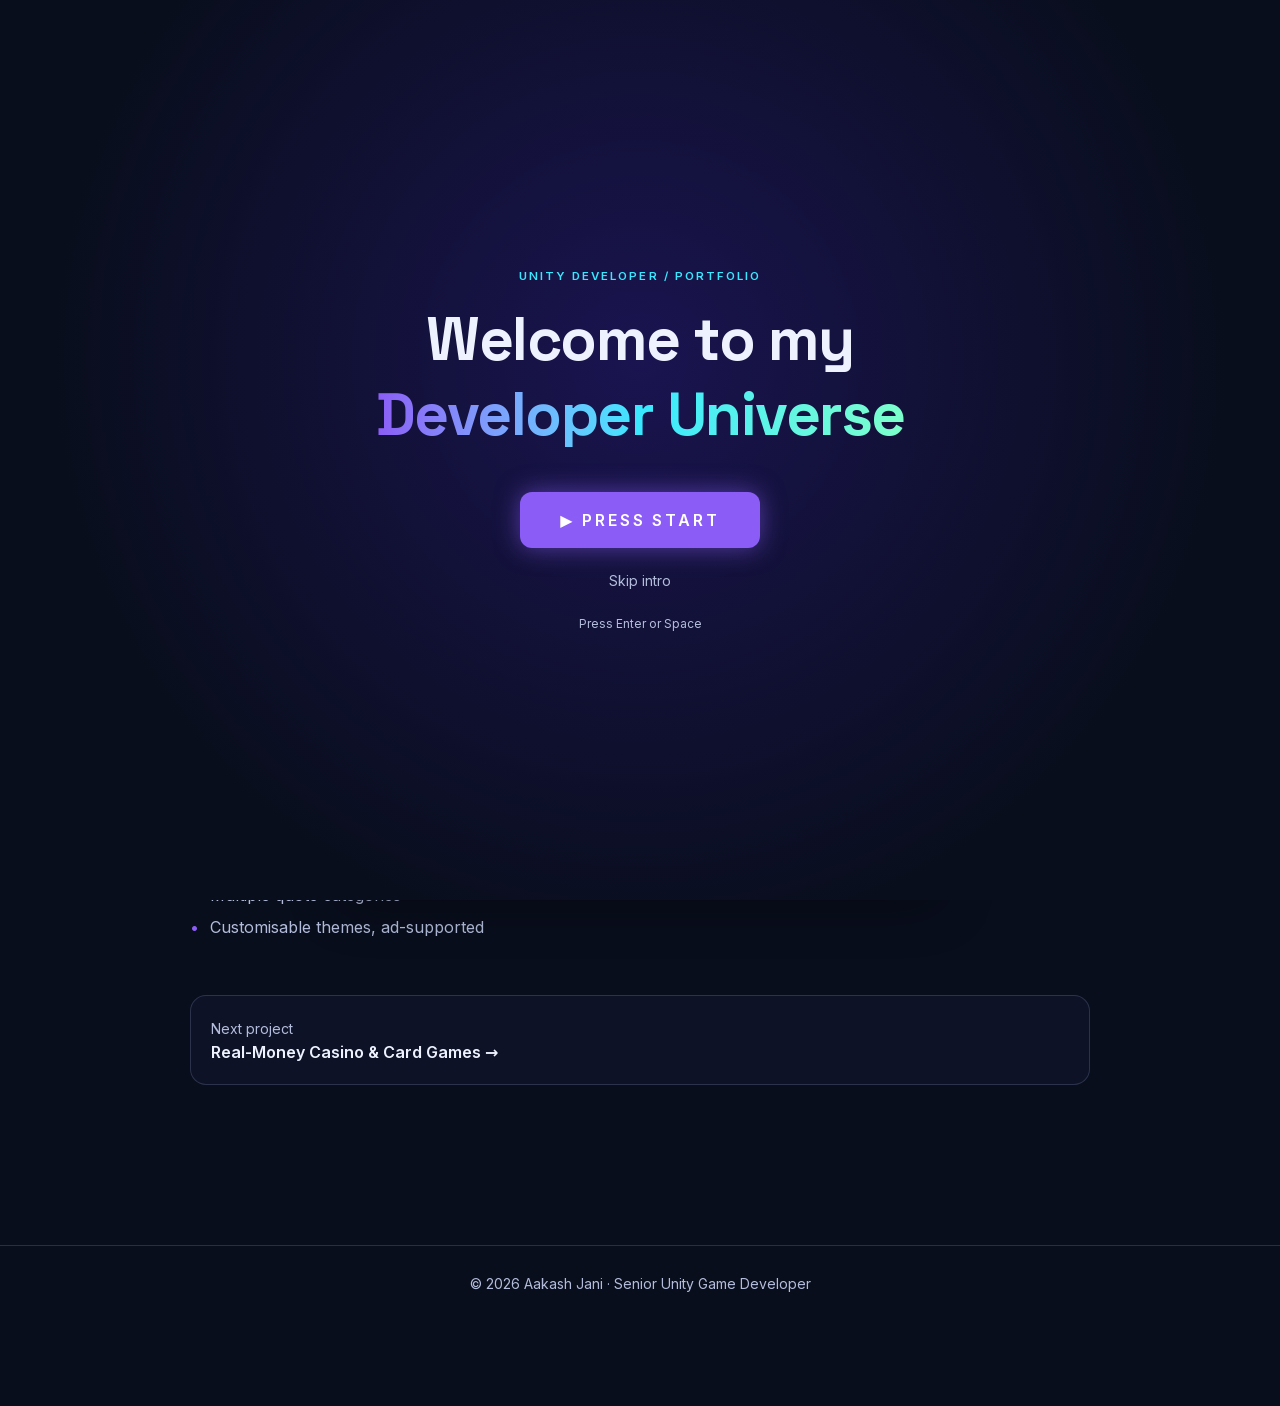
<file: games/solitaire-quotes/index.html>
<!DOCTYPE html><html lang="en" class="ec5Qua_variable _2vxq1q_variable"><head><meta charSet="utf-8"/><meta name="viewport" content="width=device-width, initial-scale=1"/><link rel="preload" href="/_next/static/media/07c7676b89ed2778-s.p.2bn3s6zvc0dyp.woff2" as="font" crossorigin="" type="font/woff2"/><link rel="preload" href="/_next/static/media/237858b39a32779d-s.p.2cyn07wtgehh0.woff2" as="font" crossorigin="" type="font/woff2"/><link rel="preload" href="/assets/solitaire-quotes/icon.jpg" as="image"/><link rel="stylesheet" href="/_next/static/chunks/17mt0ww_q89-i.css" data-precedence="next"/><link rel="preload" as="script" fetchPriority="low" href="/_next/static/chunks/310vm2bl3xxpt.js"/><script src="/_next/static/chunks/1wnov70f88xjy.js" async=""></script><script src="/_next/static/chunks/23e6jep2anmtk.js" async=""></script><script src="/_next/static/chunks/0c98xzjfks9hq.js" async=""></script><script src="/_next/static/chunks/turbopack-2u1d16houkiyo.js" async=""></script><script src="/_next/static/chunks/40i-5s6v0jp7e.js" async=""></script><script src="/_next/static/chunks/0rvkdx0l4kgnf.js" async=""></script><script src="/_next/static/chunks/2ojuwj779_opx.js" async=""></script><script src="/_next/static/chunks/2mewo_6kd9nc4.js" async=""></script><script src="/_next/static/chunks/3zde6ixhoqub4.js" async=""></script><meta name="next-size-adjust" content=""/><title>Solitaire Quotes | Aakash Jani</title><meta name="description" content="Classic solitaire with a twist: motivational quotes as rewards."/><meta property="og:title" content="Aakash Jani | Senior Unity Game Developer &amp; Team Lead"/><meta property="og:description" content="30+ games shipped. Multiplayer, AR/VR, mobile and WebGL. 99.5% crash-free sessions."/><meta property="og:type" content="website"/><meta name="twitter:card" content="summary_large_image"/><meta name="twitter:title" content="Aakash Jani | Senior Unity Game Developer &amp; Team Lead"/><meta name="twitter:description" content="30+ games shipped. Multiplayer, AR/VR, mobile and WebGL. 99.5% crash-free sessions."/><script>try{var r=JSON.parse(localStorage.getItem('recruiter')||'false');var d=document.documentElement;if(r){d.setAttribute('data-recruiter','1');d.setAttribute('data-intro','done')}if(sessionStorage.getItem('intro'))d.setAttribute('data-intro','done')}catch(e){}</script><script src="/_next/static/chunks/0cz1d0mv5g_q7.js" noModule=""></script></head><body class="font-sans antialiased"><div hidden=""><!--$--><!--/$--></div><canvas aria-hidden="true" class="deco pointer-events-none fixed inset-0 -z-10"></canvas><canvas aria-hidden="true" class="deco pointer-events-none fixed inset-0 z-[90]"></canvas><div id="intro" role="dialog" aria-label="Welcome" class="fixed inset-0 z-[300] grid place-items-center bg-[#05081480] px-6 text-center backdrop-blur-xl transition-opacity duration-500 opacity-100" style="background:radial-gradient(circle at 50% 40%, #1a1450 0%, #090e1d 70%)"><div><p class="label mb-4 text-accent2">Unity Developer / Portfolio</p><h1 class="font-display text-4xl font-bold leading-tight tracking-tight md:text-6xl">Welcome to my<br/><span class="bg-gradient-to-r from-accent via-accent2 to-mint bg-clip-text text-transparent">Developer Universe</span></h1><button class="glow-btn label mt-10 rounded-xl bg-accent px-10 py-4 text-base text-white pulse-glow">▶ Press Start</button><div class="mt-5"><button class="text-sm text-muted underline-offset-4 hover:text-fg hover:underline">Skip intro</button></div><p class="mt-6 text-xs text-muted">Press Enter or Space</p></div></div><a href="#main" class="sr-only focus:not-sr-only focus:fixed focus:left-2 focus:top-2 focus:z-[200] focus:rounded-lg focus:bg-accent focus:px-4 focus:py-2">Skip to content</a><header class="sticky top-0 z-40 border-b border-line bg-bg/70 backdrop-blur-md"><div class="mx-auto flex h-14 w-[min(1120px,100%-32px)] items-center justify-between gap-4"><a class="font-display font-bold tracking-tight" href="/">Aakash<span class="text-accent2">.</span>Jani</a><span class="label hidden items-center gap-2 text-mint sm:flex"><span class="h-2 w-2 rounded-full bg-mint pulse-glow"></span>System online</span><button aria-label="Open visitor achievements. Level 1, 0 XP" class="flex items-center gap-3 rounded-xl border border-line bg-surface px-3 py-1.5 text-left transition hover:border-accent2"><span class="text-lg">🏆</span><span><span class="label block text-[10px] text-accent2">LV <!-- -->1<!-- --> · <!-- -->0<!-- --> XP · <!-- -->0<!-- -->/<!-- -->5</span><span class="mt-1 block h-1.5 w-28 overflow-hidden rounded bg-line"><span class="block h-full bg-gradient-to-r from-accent to-accent2 transition-all duration-500" style="width:0%"></span></span></span></button></div></header><main id="main" class="pb-24"><div style="opacity:0;transform:translateY(14px)"><article class="mx-auto w-[min(900px,100%-32px)] py-12 md:py-16"><a class="text-sm text-muted hover:text-fg" href="/#games">← All games</a><div class="mt-6 flex items-center gap-4"><img src="/assets/solitaire-quotes/icon.jpg" alt="Solitaire Quotes icon" width="72" height="72" class="rounded-2xl border border-line"/><div><h1 class="text-3xl font-bold tracking-tight md:text-4xl">Solitaire Quotes</h1><div class="mt-2 flex flex-wrap gap-2"><span class="rounded-full border border-line bg-surface px-3 py-0.5 text-sm text-muted">Card</span><span class="rounded-full border border-line bg-surface px-3 py-0.5 text-sm text-muted">Casual</span><span class="rounded-full border border-line bg-surface px-3 py-0.5 text-sm text-muted">Android</span></div></div></div><p class="mt-6 text-lg text-muted">Classic solitaire with a twist: motivational quotes as rewards.</p><section class="mt-10"><h2 class="mb-3 text-xs font-bold uppercase tracking-[0.14em] text-accent">Screenshots</h2><div tabindex="0" aria-label="Solitaire Quotes screenshots" class="no-scrollbar flex snap-x gap-3 overflow-x-auto h-[420px]"><button aria-label="Enlarge Solitaire Quotes screenshot 1" class="h-full flex-none snap-start cursor-zoom-in overflow-hidden rounded-xl"><img src="/assets/solitaire-quotes/shot1.jpg" alt="Solitaire Quotes screenshot 1" loading="lazy" class="h-full w-auto"/></button><button aria-label="Enlarge Solitaire Quotes screenshot 2" class="h-full flex-none snap-start cursor-zoom-in overflow-hidden rounded-xl"><img src="/assets/solitaire-quotes/shot2.jpg" alt="Solitaire Quotes screenshot 2" loading="lazy" class="h-full w-auto"/></button><button aria-label="Enlarge Solitaire Quotes screenshot 3" class="h-full flex-none snap-start cursor-zoom-in overflow-hidden rounded-xl"><img src="/assets/solitaire-quotes/shot3.jpg" alt="Solitaire Quotes screenshot 3" loading="lazy" class="h-full w-auto"/></button><button aria-label="Enlarge Solitaire Quotes screenshot 4" class="h-full flex-none snap-start cursor-zoom-in overflow-hidden rounded-xl"><img src="/assets/solitaire-quotes/shot4.jpg" alt="Solitaire Quotes screenshot 4" loading="lazy" class="h-full w-auto"/></button></div></section><section class="mt-10"><h2 class="mb-3 text-xs font-bold uppercase tracking-[0.14em] text-accent">What&#x27;s in the game</h2><ul class="space-y-2 text-muted"><li class="relative pl-5 before:absolute before:left-0 before:text-accent before:content-[&#x27;•&#x27;]">A quote unlocks after a set number of moves</li><li class="relative pl-5 before:absolute before:left-0 before:text-accent before:content-[&#x27;•&#x27;]">Multiple quote categories</li><li class="relative pl-5 before:absolute before:left-0 before:text-accent before:content-[&#x27;•&#x27;]">Customisable themes, ad-supported</li></ul></section><a class="mt-14 block rounded-2xl border border-line bg-surface p-5 transition hover:border-accent" href="/games/real-money-gaming-platform/"><span class="text-sm text-muted">Next project</span><div class="font-semibold">Real-Money Casino &amp; Card Games<!-- --> →</div></a></article><!--$--><!--/$--></div></main><footer class="border-t border-line py-7 pb-28 text-center text-sm text-muted">© <!-- -->2026<!-- --> Aakash Jani · Senior Unity Game Developer</footer><nav aria-label="Mini-map" class="deco fixed right-5 top-1/2 z-40 hidden -translate-y-1/2 flex-col gap-3 xl:flex"><a aria-label="Home" class="group relative flex items-center justify-end" href="/#top"><span class="pointer-events-none absolute right-6 whitespace-nowrap rounded-md bg-surface px-2 py-1 text-xs opacity-0 transition group-hover:opacity-100">Home</span><span class="block rounded-full transition-all h-3 w-3 bg-accent2 shadow-[0_0_12px_var(--accent2)]"></span></a><a aria-label="About" class="group relative flex items-center justify-end" href="/#about"><span class="pointer-events-none absolute right-6 whitespace-nowrap rounded-md bg-surface px-2 py-1 text-xs opacity-0 transition group-hover:opacity-100">About</span><span class="block rounded-full transition-all h-2 w-2 bg-line group-hover:bg-muted"></span></a><a aria-label="Skills" class="group relative flex items-center justify-end" href="/#skills"><span class="pointer-events-none absolute right-6 whitespace-nowrap rounded-md bg-surface px-2 py-1 text-xs opacity-0 transition group-hover:opacity-100">Skills</span><span class="block rounded-full transition-all h-2 w-2 bg-line group-hover:bg-muted"></span></a><a aria-label="Experience" class="group relative flex items-center justify-end" href="/#experience"><span class="pointer-events-none absolute right-6 whitespace-nowrap rounded-md bg-surface px-2 py-1 text-xs opacity-0 transition group-hover:opacity-100">Experience</span><span class="block rounded-full transition-all h-2 w-2 bg-line group-hover:bg-muted"></span></a><a aria-label="Worlds" class="group relative flex items-center justify-end" href="/#games"><span class="pointer-events-none absolute right-6 whitespace-nowrap rounded-md bg-surface px-2 py-1 text-xs opacity-0 transition group-hover:opacity-100">Worlds</span><span class="block rounded-full transition-all h-2 w-2 bg-line group-hover:bg-muted"></span></a><a aria-label="Videos" class="group relative flex items-center justify-end" href="/#videos"><span class="pointer-events-none absolute right-6 whitespace-nowrap rounded-md bg-surface px-2 py-1 text-xs opacity-0 transition group-hover:opacity-100">Videos</span><span class="block rounded-full transition-all h-2 w-2 bg-line group-hover:bg-muted"></span></a><a aria-label="Casino Lab" class="group relative flex items-center justify-end" href="/#lab"><span class="pointer-events-none absolute right-6 whitespace-nowrap rounded-md bg-surface px-2 py-1 text-xs opacity-0 transition group-hover:opacity-100">Casino Lab</span><span class="block rounded-full transition-all h-2 w-2 bg-line group-hover:bg-muted"></span></a><a aria-label="Trophies" class="group relative flex items-center justify-end" href="/#achievements"><span class="pointer-events-none absolute right-6 whitespace-nowrap rounded-md bg-surface px-2 py-1 text-xs opacity-0 transition group-hover:opacity-100">Trophies</span><span class="block rounded-full transition-all h-2 w-2 bg-line group-hover:bg-muted"></span></a><a aria-label="Contact" class="group relative flex items-center justify-end" href="/#contact"><span class="pointer-events-none absolute right-6 whitespace-nowrap rounded-md bg-surface px-2 py-1 text-xs opacity-0 transition group-hover:opacity-100">Contact</span><span class="block rounded-full transition-all h-2 w-2 bg-line group-hover:bg-muted"></span></a></nav><nav aria-label="Sections" class="glass holo-edge fixed bottom-4 left-1/2 z-50 flex max-w-[calc(100vw-16px)] -translate-x-1/2 items-center gap-1 rounded-2xl p-1.5"><div class="no-scrollbar flex gap-1 overflow-x-auto"><a aria-label="Home" aria-current="true" class="group relative flex flex-none items-center gap-2 rounded-xl px-3 py-2 text-sm font-medium text-muted transition hover:text-fg" href="/#top"><span class="absolute inset-0 rounded-xl bg-accent/30 ring-1 ring-accent2/60"></span><span class="relative">🏠</span><span class="relative hidden lg:inline">Home</span></a><a aria-label="About" class="group relative flex flex-none items-center gap-2 rounded-xl px-3 py-2 text-sm font-medium text-muted transition hover:text-fg" href="/#about"><span class="relative">👤</span></a><a aria-label="Skills" class="group relative flex flex-none items-center gap-2 rounded-xl px-3 py-2 text-sm font-medium text-muted transition hover:text-fg" href="/#skills"><span class="relative">🎒</span></a><a aria-label="Experience" class="group relative flex flex-none items-center gap-2 rounded-xl px-3 py-2 text-sm font-medium text-muted transition hover:text-fg" href="/#experience"><span class="relative">🧭</span></a><a aria-label="Worlds" class="group relative flex flex-none items-center gap-2 rounded-xl px-3 py-2 text-sm font-medium text-muted transition hover:text-fg" href="/#games"><span class="relative">🌌</span></a><a aria-label="Videos" class="group relative flex flex-none items-center gap-2 rounded-xl px-3 py-2 text-sm font-medium text-muted transition hover:text-fg" href="/#videos"><span class="relative">🎬</span></a><a aria-label="Casino Lab" class="group relative flex flex-none items-center gap-2 rounded-xl px-3 py-2 text-sm font-medium text-muted transition hover:text-fg" href="/#lab"><span class="relative">🎲</span></a><a aria-label="Trophies" class="group relative flex flex-none items-center gap-2 rounded-xl px-3 py-2 text-sm font-medium text-muted transition hover:text-fg" href="/#achievements"><span class="relative">🏆</span></a><a aria-label="Contact" class="group relative flex flex-none items-center gap-2 rounded-xl px-3 py-2 text-sm font-medium text-muted transition hover:text-fg" href="/#contact"><span class="relative">✉️</span></a></div><span class="mx-1 h-6 w-px flex-none bg-line"></span><button aria-pressed="false" aria-label="Recruiter Mode: plain layout, no decorative animation" title="Recruiter Mode" class="grid h-10 w-10 flex-none place-items-center rounded-xl border text-base transition border-line">👔</button><button aria-pressed="false" aria-label="Developer terminal" title="Developer terminal (press `)" class="grid h-10 w-10 flex-none place-items-center rounded-xl border text-base transition border-line">&gt;_</button><button aria-pressed="false" aria-label="Interface sounds" title="Sounds (off by default)" class="grid h-10 w-10 flex-none place-items-center rounded-xl border text-base transition border-line">🔇</button></nav><div aria-live="polite" class="pointer-events-none fixed left-1/2 top-20 z-[120] -translate-x-1/2"></div><script id="_R_">(globalThis["TURBOPACK"] || (globalThis["TURBOPACK"] = [])).push({"otherChunks":["static/chunks/310vm2bl3xxpt.js","static/chunks/1wnov70f88xjy.js","static/chunks/23e6jep2anmtk.js","static/chunks/0c98xzjfks9hq.js"],"runtimeModuleIds":[94553]});</script><script src="/_next/static/chunks/310vm2bl3xxpt.js" async=""></script><script>(self.__next_f=self.__next_f||[]).push([0])</script><script>self.__next_f.push([1,"1:\"$Sreact.fragment\"\n2:\"/_next/static/chunks/40i-5s6v0jp7e.js\"\n3:\"/_next/static/chunks/0rvkdx0l4kgnf.js\"\n4:\"/_next/static/chunks/2ojuwj779_opx.js\"\n5:I[38462,[\"$2\",\"$3\",\"$4\"],\"default\"]\n6:I[79651,[\"$2\",\"$3\",\"$4\"],\"default\"]\n7:I[88909,[\"$2\",\"$3\",\"$4\"],\"default\"]\n8:I[60613,[\"$2\",\"$3\",\"$4\"],\"default\"]\n9:I[38025,[\"$2\",\"$3\",\"$4\"],\"default\"]\na:I[96726,[\"$2\",\"$3\",\"$4\"],\"default\"]\nb:I[39756,[\"$2\",\"$3\",\"$4\"],\"default\"]\nc:\"/_next/static/chunks/2mewo_6kd9nc4.js\"\nd:I[98168,[\"$2\",\"$3\",\"$4\",\"$c\"],\"default\"]\ne:I[37457,[\"$2\",\"$3\",\"$4\"],\"default\"]\nf:I[57895,[\"$2\",\"$3\",\"$4\"],\"default\"]\n10:I[40588,[\"$2\",\"$3\",\"$4\"],\"default\"]\n11:I[44642,[\"$2\",\"$3\",\"$4\"],\"default\"]\n12:I[68344,[\"$2\",\"$3\",\"$4\"],\"default\"]\n18:I[97367,[\"$2\",\"$3\",\"$4\"],\"OutletBoundary\"]\n19:\"$Sreact.suspense\"\n1b:\"ViewportBoundary\"\n1c:I[97367,[\"$2\",\"$3\",\"$4\"],\"$1b\"]\n1e:\"MetadataBoundary\"\n1f:I[97367,[\"$2\",\"$3\",\"$4\"],\"$1e\"]\n21:I[68027,[\"$2\",\"$3\",\"$4\"],\"default\",1]\n:HL[\"/_next/static/chunks/17mt0ww_q89-i.css\",\"style\"]\n:HL[\"/_next/static/media/07c7676b89ed2778-s.p.2bn3s6zvc0dyp.woff2\",\"font\",{\"crossOrigin\":\"\",\"type\":\"font/woff2\"}]\n:HL[\"/_next/static/media/237858b39a32779d-s.p.2cyn07wtgehh0.woff2\",\"font\",{\"crossOrigin\":\"\",\"type\":\"font/woff2\"}]\n14:X\n16:[[\"children\",{\"s\":\"__PAGE__\",\"h\":512,\"d\":{\"r\":[\"$\",\"$1\",\"c\",{\"children\":[\"$L17\",[[\"$\",\"script\",\"script-0\",{\"src\":\"/_next/static/chunks/3zde6ixhoqub4.js\",\"async\":true,\"nonce\":\"$undefined\"}]],[\"$\",\"$L18\",null,{\"children\":[\"$\",\"$19\",null,{\"name\":\"Next.MetadataOutlet\",\"children\":\"$@1a\"}]}]]}],\"p\":false,\"v\":null}}]]\n15:[[\"children\",{\"s\":{\"n\":\"slug\",\"t\":\"d\",\"k\":\"solitaire-quotes\",\"s\":[]},\"h\":512,\"d\":{\"r\":[\"$\",\"$1\",\"c\",{\"children\":[null,[\"$\",\"$Lb\",null,{\"parallelRouterKey\":\"children\",\"error\":\"$undefined\",\"errorStyles\":\"$undefined\",\"errorScripts\":\"$undefined\",\"template\":[\"$\",\"$Le\",null,{}],\"templateStyles\":\"$undefined\",\"templateScripts\":\"$undefined\",\"notFound\":\"$undefined\",\"forbidden\":\"$undefined\",\"unauthorized\":\"$undefined\"}]]}],\"p\":false,\"v\":\"$14\"},\"c\":\"$Q16\"}]]\n13:[[\"children\",{\"s\":\"games\",\"h\":512,\"d\":{\"r\":[\"$\",\"$1\",\"c\",{\"children\":[null,[\"$\",\"$Lb\",null,{\"parallelRouterKey\":\"children\",\"error\":\"$undefined\",\"errorStyles\":\"$undefined\",\"errorScripts\":\"$undefined\",\"template\":[\"$\",\"$Le\",null,{}],\"templateStyles\":\"$undefined\",\"templateScripts\":\"$undefined\",\"notFound\":\"$undefined\",\"forbidden\":\"$undefined\",\"unauthorized\":\"$undefined\"}]]}],\"p\":false,\"v\":\"$14\"},\"c\":\"$Q15\"}]]\n"])</script><script>self.__next_f.push([1,"0:{\"P\":null,\"c\":[\"\",\"games\",\"solitaire-quotes\",\"\"],\"q\":\"\",\"i\":false,\"t\":{\"t\":{\"s\":\"\",\"h\":528,\"d\":{\"r\":[\"$\",\"$1\",\"c\",{\"children\":[[[\"$\",\"link\",\"0\",{\"rel\":\"stylesheet\",\"href\":\"/_next/static/chunks/17mt0ww_q89-i.css\",\"precedence\":\"next\",\"crossOrigin\":\"$undefined\",\"nonce\":\"$undefined\"}],[\"$\",\"script\",\"script-0\",{\"src\":\"/_next/static/chunks/40i-5s6v0jp7e.js\",\"async\":true,\"nonce\":\"$undefined\"}],[\"$\",\"script\",\"script-1\",{\"src\":\"/_next/static/chunks/0rvkdx0l4kgnf.js\",\"async\":true,\"nonce\":\"$undefined\"}],[\"$\",\"script\",\"script-2\",{\"src\":\"/_next/static/chunks/2ojuwj779_opx.js\",\"async\":true,\"nonce\":\"$undefined\"}]],[\"$\",\"html\",null,{\"lang\":\"en\",\"className\":\"ec5Qua_variable _2vxq1q_variable\",\"suppressHydrationWarning\":true,\"children\":[[\"$\",\"head\",null,{\"children\":[\"$\",\"script\",null,{\"dangerouslySetInnerHTML\":{\"__html\":\"try{var r=JSON.parse(localStorage.getItem('recruiter')||'false');var d=document.documentElement;if(r){d.setAttribute('data-recruiter','1');d.setAttribute('data-intro','done')}if(sessionStorage.getItem('intro'))d.setAttribute('data-intro','done')}catch(e){}\"}}]}],[\"$\",\"body\",null,{\"className\":\"font-sans antialiased\",\"children\":[\"$\",\"$L5\",null,{\"children\":[[\"$\",\"$L6\",null,{}],[\"$\",\"$L7\",null,{}],[\"$\",\"$L8\",null,{}],[\"$\",\"$L9\",null,{}],[\"$\",\"a\",null,{\"href\":\"#main\",\"className\":\"sr-only focus:not-sr-only focus:fixed focus:left-2 focus:top-2 focus:z-[200] focus:rounded-lg focus:bg-accent focus:px-4 focus:py-2\",\"children\":\"Skip to content\"}],[\"$\",\"$La\",null,{}],[\"$\",\"main\",null,{\"id\":\"main\",\"className\":\"pb-24\",\"children\":[\"$\",\"$Lb\",null,{\"parallelRouterKey\":\"children\",\"error\":\"$undefined\",\"errorStyles\":\"$undefined\",\"errorScripts\":\"$undefined\",\"template\":[\"$\",\"$Ld\",null,{\"children\":[\"$\",\"$Le\",null,{}]}],\"templateStyles\":[],\"templateScripts\":[[\"$\",\"script\",\"script-0\",{\"src\":\"/_next/static/chunks/2mewo_6kd9nc4.js\",\"async\":true,\"nonce\":\"$undefined\"}]],\"notFound\":[[[\"$\",\"title\",null,{\"children\":\"404: This page could not be found.\"}],[\"$\",\"div\",null,{\"style\":{\"fontFamily\":\"system-ui,\\\"Segoe UI\\\",Roboto,Helvetica,Arial,sans-serif,\\\"Apple Color Emoji\\\",\\\"Segoe UI Emoji\\\"\",\"height\":\"100vh\",\"textAlign\":\"center\",\"display\":\"flex\",\"flexDirection\":\"column\",\"alignItems\":\"center\",\"justifyContent\":\"center\"},\"children\":[\"$\",\"div\",null,{\"children\":[[\"$\",\"style\",null,{\"dangerouslySetInnerHTML\":{\"__html\":\"body{color:#000;background:#fff;margin:0}.next-error-h1{border-right:1px solid rgba(0,0,0,.3)}@media (prefers-color-scheme:dark){body{color:#fff;background:#000}.next-error-h1{border-right:1px solid rgba(255,255,255,.3)}}\"}}],[\"$\",\"h1\",null,{\"className\":\"next-error-h1\",\"style\":{\"display\":\"inline-block\",\"margin\":\"0 20px 0 0\",\"padding\":\"0 23px 0 0\",\"fontSize\":24,\"fontWeight\":500,\"verticalAlign\":\"top\",\"lineHeight\":\"49px\"},\"children\":404}],[\"$\",\"div\",null,{\"style\":{\"display\":\"inline-block\"},\"children\":[\"$\",\"h2\",null,{\"style\":{\"fontSize\":14,\"fontWeight\":400,\"lineHeight\":\"49px\",\"margin\":0},\"children\":\"This page could not be found.\"}]}]]}]}]],[]],\"forbidden\":\"$undefined\",\"unauthorized\":\"$undefined\"}]}],[\"$\",\"footer\",null,{\"className\":\"border-t border-line py-7 pb-28 text-center text-sm text-muted\",\"children\":[\"© \",2026,\" Aakash Jani · Senior Unity Game Developer\"]}],[\"$\",\"$Lf\",null,{}],[\"$\",\"$L10\",null,{}],[\"$\",\"$L11\",null,{}],[\"$\",\"$L12\",null,{}]]}]}]]}]]}],\"p\":false,\"v\":null},\"c\":\"$Q13\"},\"h\":{\"r\":[\"$\",\"$1\",\"h\",{\"children\":[null,[\"$\",\"$L1c\",null,{\"children\":\"$L1d\"}],[\"$\",\"$L1f\",null,{\"children\":[[\"$\",\"div\",null,{\"hidden\":true,\"children\":[\"$\",\"$19\",null,{\"name\":\"Next.Metadata\",\"children\":\"$L20\"}]}],null]}],[\"$\",\"meta\",null,{\"name\":\"next-size-adjust\",\"content\":\"\"}]]}],\"p\":false,\"v\":null}},\"m\":\"$undefined\",\"G\":[\"$21\",[[\"$\",\"link\",\"0\",{\"rel\":\"stylesheet\",\"href\":\"/_next/static/chunks/17mt0ww_q89-i.css\",\"precedence\":\"next\",\"crossOrigin\":\"$undefined\",\"nonce\":\"$undefined\"}]]],\"S\":true,\"r\":\"$undefined\",\"s\":\"$undefined\",\"a\":\"$undefined\",\"l\":\"$undefined\",\"p\":\"$undefined\",\"d\":\"$undefined\",\"b\":\"051TI_pR7azTFmuWmZ3G-\"}\n"])</script><script>self.__next_f.push([1,"22:\"/_next/static/chunks/3zde6ixhoqub4.js\"\n23:I[46119,[\"$2\",\"$3\",\"$4\",\"$22\"],\"default\"]\n24:I[22016,[\"$2\",\"$3\",\"$4\",\"$22\"],\"\"]\n25:I[43325,[\"$2\",\"$3\",\"$4\",\"$22\"],\"default\"]\n:HL[\"/assets/solitaire-quotes/icon.jpg\",\"image\"]\n14:C\n"])</script><script>self.__next_f.push([1,"17:[\"$\",\"article\",null,{\"className\":\"mx-auto w-[min(900px,100%-32px)] py-12 md:py-16\",\"children\":[[\"$\",\"$L23\",null,{\"ids\":[\"first-mission\",\"tech-explorer\"]}],[\"$\",\"$L24\",null,{\"href\":\"/#games\",\"className\":\"text-sm text-muted hover:text-fg\",\"children\":\"← All games\"}],[\"$\",\"div\",null,{\"className\":\"mt-6 flex items-center gap-4\",\"children\":[[\"$\",\"img\",null,{\"src\":\"/assets/solitaire-quotes/icon.jpg\",\"alt\":\"Solitaire Quotes icon\",\"width\":72,\"height\":72,\"className\":\"rounded-2xl border border-line\"}],[\"$\",\"div\",null,{\"children\":[[\"$\",\"h1\",null,{\"className\":\"text-3xl font-bold tracking-tight md:text-4xl\",\"children\":\"Solitaire Quotes\"}],[\"$\",\"div\",null,{\"className\":\"mt-2 flex flex-wrap gap-2\",\"children\":[[\"$\",\"span\",\"Card\",{\"className\":\"rounded-full border border-line bg-surface px-3 py-0.5 text-sm text-muted\",\"children\":\"Card\"}],[\"$\",\"span\",\"Casual\",{\"className\":\"rounded-full border border-line bg-surface px-3 py-0.5 text-sm text-muted\",\"children\":\"Casual\"}],[\"$\",\"span\",\"Android\",{\"className\":\"rounded-full border border-line bg-surface px-3 py-0.5 text-sm text-muted\",\"children\":\"Android\"}]]}]]}]]}],[\"$\",\"p\",null,{\"className\":\"mt-6 text-lg text-muted\",\"children\":\"Classic solitaire with a twist: motivational quotes as rewards.\"}],\"$undefined\",\"$undefined\",[\"$\",\"section\",null,{\"className\":\"mt-10\",\"children\":[[\"$\",\"h2\",null,{\"className\":\"mb-3 text-xs font-bold uppercase tracking-[0.14em] text-accent\",\"children\":\"Screenshots\"}],[\"$\",\"$L25\",null,{\"slug\":\"solitaire-quotes\",\"count\":4,\"title\":\"Solitaire Quotes\",\"tall\":true}]]}],[\"$\",\"section\",null,{\"className\":\"mt-10\",\"children\":[[\"$\",\"h2\",null,{\"className\":\"mb-3 text-xs font-bold uppercase tracking-[0.14em] text-accent\",\"children\":\"What's in the game\"}],[\"$\",\"ul\",null,{\"className\":\"space-y-2 text-muted\",\"children\":[[\"$\",\"li\",\"A quote unlocks after a set number of moves\",{\"className\":\"relative pl-5 before:absolute before:left-0 before:text-accent before:content-['•']\",\"children\":\"A quote unlocks after a set number of moves\"}],[\"$\",\"li\",\"Multiple quote categories\",{\"className\":\"relative pl-5 before:absolute before:left-0 before:text-accent before:content-['•']\",\"children\":\"Multiple quote categories\"}],[\"$\",\"li\",\"Customisable themes, ad-supported\",{\"className\":\"relative pl-5 before:absolute before:left-0 before:text-accent before:content-['•']\",\"children\":\"Customisable themes, ad-supported\"}]]}]]}],\"$undefined\",\"$undefined\",[\"$\",\"$L24\",null,{\"href\":\"/games/real-money-gaming-platform\",\"className\":\"mt-14 block rounded-2xl border border-line bg-surface p-5 transition hover:border-accent\",\"children\":[[\"$\",\"span\",null,{\"className\":\"text-sm text-muted\",\"children\":\"Next project\"}],[\"$\",\"div\",null,{\"className\":\"font-semibold\",\"children\":[\"Real-Money Casino \u0026 Card Games\",\" →\"]}]]}]]}]\n"])</script><script>self.__next_f.push([1,"1d:[[\"$\",\"meta\",\"0\",{\"charSet\":\"utf-8\"}],[\"$\",\"meta\",\"1\",{\"name\":\"viewport\",\"content\":\"width=device-width, initial-scale=1\"}]]\n"])</script><script>self.__next_f.push([1,"1a:null\n20:[[\"$\",\"title\",\"0\",{\"children\":\"Solitaire Quotes | Aakash Jani\"}],[\"$\",\"meta\",\"1\",{\"name\":\"description\",\"content\":\"Classic solitaire with a twist: motivational quotes as rewards.\"}],[\"$\",\"meta\",\"2\",{\"property\":\"og:title\",\"content\":\"Aakash Jani | Senior Unity Game Developer \u0026 Team Lead\"}],[\"$\",\"meta\",\"3\",{\"property\":\"og:description\",\"content\":\"30+ games shipped. Multiplayer, AR/VR, mobile and WebGL. 99.5% crash-free sessions.\"}],[\"$\",\"meta\",\"4\",{\"property\":\"og:type\",\"content\":\"website\"}],[\"$\",\"meta\",\"5\",{\"name\":\"twitter:card\",\"content\":\"summary_large_image\"}],[\"$\",\"meta\",\"6\",{\"name\":\"twitter:title\",\"content\":\"Aakash Jani | Senior Unity Game Developer \u0026 Team Lead\"}],[\"$\",\"meta\",\"7\",{\"name\":\"twitter:description\",\"content\":\"30+ games shipped. Multiplayer, AR/VR, mobile and WebGL. 99.5% crash-free sessions.\"}]]\n"])</script></body></html>
</file>
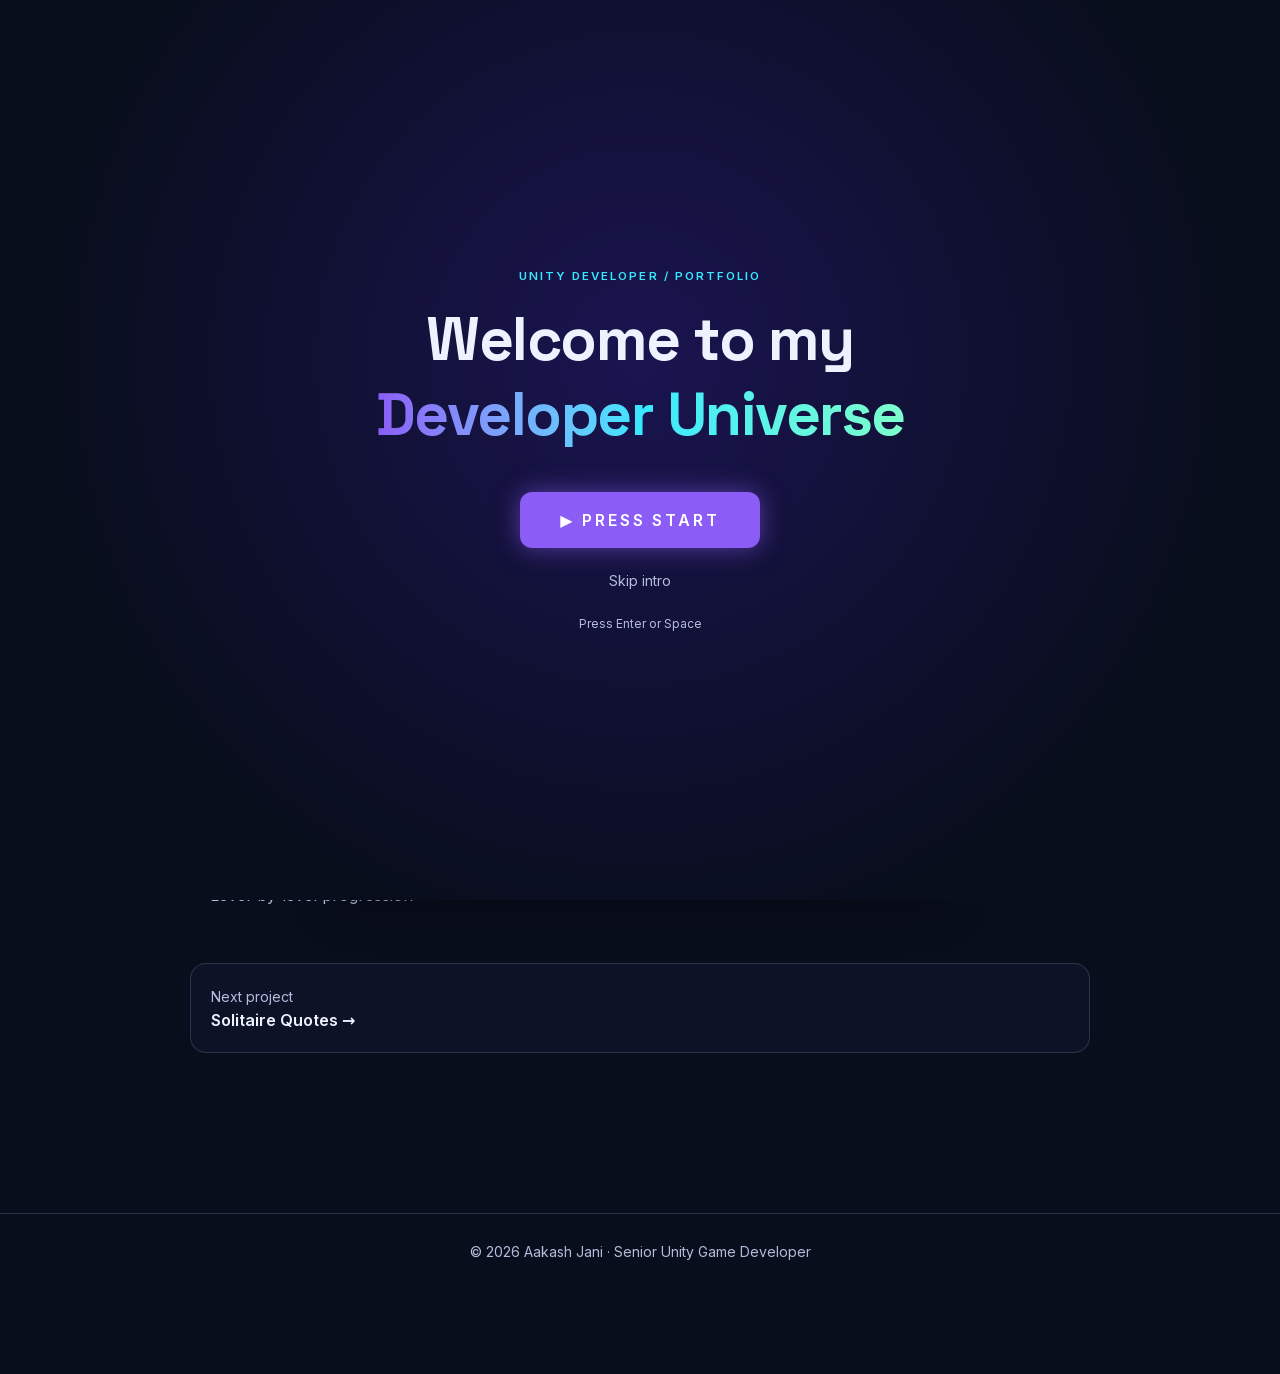
<file: games/think-sharp/index.html>
<!DOCTYPE html><html lang="en" class="ec5Qua_variable _2vxq1q_variable"><head><meta charSet="utf-8"/><meta name="viewport" content="width=device-width, initial-scale=1"/><link rel="preload" href="/_next/static/media/07c7676b89ed2778-s.p.2bn3s6zvc0dyp.woff2" as="font" crossorigin="" type="font/woff2"/><link rel="preload" href="/_next/static/media/237858b39a32779d-s.p.2cyn07wtgehh0.woff2" as="font" crossorigin="" type="font/woff2"/><link rel="preload" href="/assets/think-sharp/icon.jpg" as="image"/><link rel="stylesheet" href="/_next/static/chunks/17mt0ww_q89-i.css" data-precedence="next"/><link rel="preload" as="script" fetchPriority="low" href="/_next/static/chunks/310vm2bl3xxpt.js"/><script src="/_next/static/chunks/1wnov70f88xjy.js" async=""></script><script src="/_next/static/chunks/23e6jep2anmtk.js" async=""></script><script src="/_next/static/chunks/0c98xzjfks9hq.js" async=""></script><script src="/_next/static/chunks/turbopack-2u1d16houkiyo.js" async=""></script><script src="/_next/static/chunks/40i-5s6v0jp7e.js" async=""></script><script src="/_next/static/chunks/0rvkdx0l4kgnf.js" async=""></script><script src="/_next/static/chunks/2ojuwj779_opx.js" async=""></script><script src="/_next/static/chunks/2mewo_6kd9nc4.js" async=""></script><script src="/_next/static/chunks/3zde6ixhoqub4.js" async=""></script><meta name="next-size-adjust" content=""/><title>Think Sharp | Aakash Jani</title><meta name="description" content="A logic-based puzzle game of brain teasers that get harder level by level."/><meta property="og:title" content="Aakash Jani | Senior Unity Game Developer &amp; Team Lead"/><meta property="og:description" content="30+ games shipped. Multiplayer, AR/VR, mobile and WebGL. 99.5% crash-free sessions."/><meta property="og:type" content="website"/><meta name="twitter:card" content="summary_large_image"/><meta name="twitter:title" content="Aakash Jani | Senior Unity Game Developer &amp; Team Lead"/><meta name="twitter:description" content="30+ games shipped. Multiplayer, AR/VR, mobile and WebGL. 99.5% crash-free sessions."/><script>try{var r=JSON.parse(localStorage.getItem('recruiter')||'false');var d=document.documentElement;if(r){d.setAttribute('data-recruiter','1');d.setAttribute('data-intro','done')}if(sessionStorage.getItem('intro'))d.setAttribute('data-intro','done')}catch(e){}</script><script src="/_next/static/chunks/0cz1d0mv5g_q7.js" noModule=""></script></head><body class="font-sans antialiased"><div hidden=""><!--$--><!--/$--></div><canvas aria-hidden="true" class="deco pointer-events-none fixed inset-0 -z-10"></canvas><canvas aria-hidden="true" class="deco pointer-events-none fixed inset-0 z-[90]"></canvas><div id="intro" role="dialog" aria-label="Welcome" class="fixed inset-0 z-[300] grid place-items-center bg-[#05081480] px-6 text-center backdrop-blur-xl transition-opacity duration-500 opacity-100" style="background:radial-gradient(circle at 50% 40%, #1a1450 0%, #090e1d 70%)"><div><p class="label mb-4 text-accent2">Unity Developer / Portfolio</p><h1 class="font-display text-4xl font-bold leading-tight tracking-tight md:text-6xl">Welcome to my<br/><span class="bg-gradient-to-r from-accent via-accent2 to-mint bg-clip-text text-transparent">Developer Universe</span></h1><button class="glow-btn label mt-10 rounded-xl bg-accent px-10 py-4 text-base text-white pulse-glow">▶ Press Start</button><div class="mt-5"><button class="text-sm text-muted underline-offset-4 hover:text-fg hover:underline">Skip intro</button></div><p class="mt-6 text-xs text-muted">Press Enter or Space</p></div></div><a href="#main" class="sr-only focus:not-sr-only focus:fixed focus:left-2 focus:top-2 focus:z-[200] focus:rounded-lg focus:bg-accent focus:px-4 focus:py-2">Skip to content</a><header class="sticky top-0 z-40 border-b border-line bg-bg/70 backdrop-blur-md"><div class="mx-auto flex h-14 w-[min(1120px,100%-32px)] items-center justify-between gap-4"><a class="font-display font-bold tracking-tight" href="/">Aakash<span class="text-accent2">.</span>Jani</a><span class="label hidden items-center gap-2 text-mint sm:flex"><span class="h-2 w-2 rounded-full bg-mint pulse-glow"></span>System online</span><button aria-label="Open visitor achievements. Level 1, 0 XP" class="flex items-center gap-3 rounded-xl border border-line bg-surface px-3 py-1.5 text-left transition hover:border-accent2"><span class="text-lg">🏆</span><span><span class="label block text-[10px] text-accent2">LV <!-- -->1<!-- --> · <!-- -->0<!-- --> XP · <!-- -->0<!-- -->/<!-- -->5</span><span class="mt-1 block h-1.5 w-28 overflow-hidden rounded bg-line"><span class="block h-full bg-gradient-to-r from-accent to-accent2 transition-all duration-500" style="width:0%"></span></span></span></button></div></header><main id="main" class="pb-24"><div style="opacity:0;transform:translateY(14px)"><article class="mx-auto w-[min(900px,100%-32px)] py-12 md:py-16"><a class="text-sm text-muted hover:text-fg" href="/#games">← All games</a><div class="mt-6 flex items-center gap-4"><img src="/assets/think-sharp/icon.jpg" alt="Think Sharp icon" width="72" height="72" class="rounded-2xl border border-line"/><div><h1 class="text-3xl font-bold tracking-tight md:text-4xl">Think Sharp</h1><div class="mt-2 flex flex-wrap gap-2"><span class="rounded-full border border-line bg-surface px-3 py-0.5 text-sm text-muted">Puzzle</span><span class="rounded-full border border-line bg-surface px-3 py-0.5 text-sm text-muted">Android</span></div></div></div><p class="mt-6 text-lg text-muted">A logic-based puzzle game of brain teasers that get harder level by level.</p><section class="mt-10"><h2 class="mb-3 text-xs font-bold uppercase tracking-[0.14em] text-accent">Screenshots</h2><div tabindex="0" aria-label="Think Sharp screenshots" class="no-scrollbar flex snap-x gap-3 overflow-x-auto h-[420px]"><button aria-label="Enlarge Think Sharp screenshot 1" class="h-full flex-none snap-start cursor-zoom-in overflow-hidden rounded-xl"><img src="/assets/think-sharp/shot1.jpg" alt="Think Sharp screenshot 1" loading="lazy" class="h-full w-auto"/></button><button aria-label="Enlarge Think Sharp screenshot 2" class="h-full flex-none snap-start cursor-zoom-in overflow-hidden rounded-xl"><img src="/assets/think-sharp/shot2.jpg" alt="Think Sharp screenshot 2" loading="lazy" class="h-full w-auto"/></button><button aria-label="Enlarge Think Sharp screenshot 3" class="h-full flex-none snap-start cursor-zoom-in overflow-hidden rounded-xl"><img src="/assets/think-sharp/shot3.jpg" alt="Think Sharp screenshot 3" loading="lazy" class="h-full w-auto"/></button><button aria-label="Enlarge Think Sharp screenshot 4" class="h-full flex-none snap-start cursor-zoom-in overflow-hidden rounded-xl"><img src="/assets/think-sharp/shot4.jpg" alt="Think Sharp screenshot 4" loading="lazy" class="h-full w-auto"/></button></div></section><section class="mt-10"><h2 class="mb-3 text-xs font-bold uppercase tracking-[0.14em] text-accent">What&#x27;s in the game</h2><ul class="space-y-2 text-muted"><li class="relative pl-5 before:absolute before:left-0 before:text-accent before:content-[&#x27;•&#x27;]">Progressively tougher logic and observation puzzles</li><li class="relative pl-5 before:absolute before:left-0 before:text-accent before:content-[&#x27;•&#x27;]">Level-by-level progression</li></ul></section><a class="mt-14 block rounded-2xl border border-line bg-surface p-5 transition hover:border-accent" href="/games/solitaire-quotes/"><span class="text-sm text-muted">Next project</span><div class="font-semibold">Solitaire Quotes<!-- --> →</div></a></article><!--$--><!--/$--></div></main><footer class="border-t border-line py-7 pb-28 text-center text-sm text-muted">© <!-- -->2026<!-- --> Aakash Jani · Senior Unity Game Developer</footer><nav aria-label="Mini-map" class="deco fixed right-5 top-1/2 z-40 hidden -translate-y-1/2 flex-col gap-3 xl:flex"><a aria-label="Home" class="group relative flex items-center justify-end" href="/#top"><span class="pointer-events-none absolute right-6 whitespace-nowrap rounded-md bg-surface px-2 py-1 text-xs opacity-0 transition group-hover:opacity-100">Home</span><span class="block rounded-full transition-all h-3 w-3 bg-accent2 shadow-[0_0_12px_var(--accent2)]"></span></a><a aria-label="About" class="group relative flex items-center justify-end" href="/#about"><span class="pointer-events-none absolute right-6 whitespace-nowrap rounded-md bg-surface px-2 py-1 text-xs opacity-0 transition group-hover:opacity-100">About</span><span class="block rounded-full transition-all h-2 w-2 bg-line group-hover:bg-muted"></span></a><a aria-label="Skills" class="group relative flex items-center justify-end" href="/#skills"><span class="pointer-events-none absolute right-6 whitespace-nowrap rounded-md bg-surface px-2 py-1 text-xs opacity-0 transition group-hover:opacity-100">Skills</span><span class="block rounded-full transition-all h-2 w-2 bg-line group-hover:bg-muted"></span></a><a aria-label="Experience" class="group relative flex items-center justify-end" href="/#experience"><span class="pointer-events-none absolute right-6 whitespace-nowrap rounded-md bg-surface px-2 py-1 text-xs opacity-0 transition group-hover:opacity-100">Experience</span><span class="block rounded-full transition-all h-2 w-2 bg-line group-hover:bg-muted"></span></a><a aria-label="Worlds" class="group relative flex items-center justify-end" href="/#games"><span class="pointer-events-none absolute right-6 whitespace-nowrap rounded-md bg-surface px-2 py-1 text-xs opacity-0 transition group-hover:opacity-100">Worlds</span><span class="block rounded-full transition-all h-2 w-2 bg-line group-hover:bg-muted"></span></a><a aria-label="Videos" class="group relative flex items-center justify-end" href="/#videos"><span class="pointer-events-none absolute right-6 whitespace-nowrap rounded-md bg-surface px-2 py-1 text-xs opacity-0 transition group-hover:opacity-100">Videos</span><span class="block rounded-full transition-all h-2 w-2 bg-line group-hover:bg-muted"></span></a><a aria-label="Casino Lab" class="group relative flex items-center justify-end" href="/#lab"><span class="pointer-events-none absolute right-6 whitespace-nowrap rounded-md bg-surface px-2 py-1 text-xs opacity-0 transition group-hover:opacity-100">Casino Lab</span><span class="block rounded-full transition-all h-2 w-2 bg-line group-hover:bg-muted"></span></a><a aria-label="Trophies" class="group relative flex items-center justify-end" href="/#achievements"><span class="pointer-events-none absolute right-6 whitespace-nowrap rounded-md bg-surface px-2 py-1 text-xs opacity-0 transition group-hover:opacity-100">Trophies</span><span class="block rounded-full transition-all h-2 w-2 bg-line group-hover:bg-muted"></span></a><a aria-label="Contact" class="group relative flex items-center justify-end" href="/#contact"><span class="pointer-events-none absolute right-6 whitespace-nowrap rounded-md bg-surface px-2 py-1 text-xs opacity-0 transition group-hover:opacity-100">Contact</span><span class="block rounded-full transition-all h-2 w-2 bg-line group-hover:bg-muted"></span></a></nav><nav aria-label="Sections" class="glass holo-edge fixed bottom-4 left-1/2 z-50 flex max-w-[calc(100vw-16px)] -translate-x-1/2 items-center gap-1 rounded-2xl p-1.5"><div class="no-scrollbar flex gap-1 overflow-x-auto"><a aria-label="Home" aria-current="true" class="group relative flex flex-none items-center gap-2 rounded-xl px-3 py-2 text-sm font-medium text-muted transition hover:text-fg" href="/#top"><span class="absolute inset-0 rounded-xl bg-accent/30 ring-1 ring-accent2/60"></span><span class="relative">🏠</span><span class="relative hidden lg:inline">Home</span></a><a aria-label="About" class="group relative flex flex-none items-center gap-2 rounded-xl px-3 py-2 text-sm font-medium text-muted transition hover:text-fg" href="/#about"><span class="relative">👤</span></a><a aria-label="Skills" class="group relative flex flex-none items-center gap-2 rounded-xl px-3 py-2 text-sm font-medium text-muted transition hover:text-fg" href="/#skills"><span class="relative">🎒</span></a><a aria-label="Experience" class="group relative flex flex-none items-center gap-2 rounded-xl px-3 py-2 text-sm font-medium text-muted transition hover:text-fg" href="/#experience"><span class="relative">🧭</span></a><a aria-label="Worlds" class="group relative flex flex-none items-center gap-2 rounded-xl px-3 py-2 text-sm font-medium text-muted transition hover:text-fg" href="/#games"><span class="relative">🌌</span></a><a aria-label="Videos" class="group relative flex flex-none items-center gap-2 rounded-xl px-3 py-2 text-sm font-medium text-muted transition hover:text-fg" href="/#videos"><span class="relative">🎬</span></a><a aria-label="Casino Lab" class="group relative flex flex-none items-center gap-2 rounded-xl px-3 py-2 text-sm font-medium text-muted transition hover:text-fg" href="/#lab"><span class="relative">🎲</span></a><a aria-label="Trophies" class="group relative flex flex-none items-center gap-2 rounded-xl px-3 py-2 text-sm font-medium text-muted transition hover:text-fg" href="/#achievements"><span class="relative">🏆</span></a><a aria-label="Contact" class="group relative flex flex-none items-center gap-2 rounded-xl px-3 py-2 text-sm font-medium text-muted transition hover:text-fg" href="/#contact"><span class="relative">✉️</span></a></div><span class="mx-1 h-6 w-px flex-none bg-line"></span><button aria-pressed="false" aria-label="Recruiter Mode: plain layout, no decorative animation" title="Recruiter Mode" class="grid h-10 w-10 flex-none place-items-center rounded-xl border text-base transition border-line">👔</button><button aria-pressed="false" aria-label="Developer terminal" title="Developer terminal (press `)" class="grid h-10 w-10 flex-none place-items-center rounded-xl border text-base transition border-line">&gt;_</button><button aria-pressed="false" aria-label="Interface sounds" title="Sounds (off by default)" class="grid h-10 w-10 flex-none place-items-center rounded-xl border text-base transition border-line">🔇</button></nav><div aria-live="polite" class="pointer-events-none fixed left-1/2 top-20 z-[120] -translate-x-1/2"></div><script id="_R_">(globalThis["TURBOPACK"] || (globalThis["TURBOPACK"] = [])).push({"otherChunks":["static/chunks/310vm2bl3xxpt.js","static/chunks/1wnov70f88xjy.js","static/chunks/23e6jep2anmtk.js","static/chunks/0c98xzjfks9hq.js"],"runtimeModuleIds":[94553]});</script><script src="/_next/static/chunks/310vm2bl3xxpt.js" async=""></script><script>(self.__next_f=self.__next_f||[]).push([0])</script><script>self.__next_f.push([1,"1:\"$Sreact.fragment\"\n2:\"/_next/static/chunks/40i-5s6v0jp7e.js\"\n3:\"/_next/static/chunks/0rvkdx0l4kgnf.js\"\n4:\"/_next/static/chunks/2ojuwj779_opx.js\"\n5:I[38462,[\"$2\",\"$3\",\"$4\"],\"default\"]\n6:I[79651,[\"$2\",\"$3\",\"$4\"],\"default\"]\n7:I[88909,[\"$2\",\"$3\",\"$4\"],\"default\"]\n8:I[60613,[\"$2\",\"$3\",\"$4\"],\"default\"]\n9:I[38025,[\"$2\",\"$3\",\"$4\"],\"default\"]\na:I[96726,[\"$2\",\"$3\",\"$4\"],\"default\"]\nb:I[39756,[\"$2\",\"$3\",\"$4\"],\"default\"]\nc:\"/_next/static/chunks/2mewo_6kd9nc4.js\"\nd:I[98168,[\"$2\",\"$3\",\"$4\",\"$c\"],\"default\"]\ne:I[37457,[\"$2\",\"$3\",\"$4\"],\"default\"]\nf:I[57895,[\"$2\",\"$3\",\"$4\"],\"default\"]\n10:I[40588,[\"$2\",\"$3\",\"$4\"],\"default\"]\n11:I[44642,[\"$2\",\"$3\",\"$4\"],\"default\"]\n12:I[68344,[\"$2\",\"$3\",\"$4\"],\"default\"]\n18:I[97367,[\"$2\",\"$3\",\"$4\"],\"OutletBoundary\"]\n19:\"$Sreact.suspense\"\n1b:\"ViewportBoundary\"\n1c:I[97367,[\"$2\",\"$3\",\"$4\"],\"$1b\"]\n1e:\"MetadataBoundary\"\n1f:I[97367,[\"$2\",\"$3\",\"$4\"],\"$1e\"]\n21:I[68027,[\"$2\",\"$3\",\"$4\"],\"default\",1]\n:HL[\"/_next/static/chunks/17mt0ww_q89-i.css\",\"style\"]\n:HL[\"/_next/static/media/07c7676b89ed2778-s.p.2bn3s6zvc0dyp.woff2\",\"font\",{\"crossOrigin\":\"\",\"type\":\"font/woff2\"}]\n:HL[\"/_next/static/media/237858b39a32779d-s.p.2cyn07wtgehh0.woff2\",\"font\",{\"crossOrigin\":\"\",\"type\":\"font/woff2\"}]\n14:X\n16:[[\"children\",{\"s\":\"__PAGE__\",\"h\":512,\"d\":{\"r\":[\"$\",\"$1\",\"c\",{\"children\":[\"$L17\",[[\"$\",\"script\",\"script-0\",{\"src\":\"/_next/static/chunks/3zde6ixhoqub4.js\",\"async\":true,\"nonce\":\"$undefined\"}]],[\"$\",\"$L18\",null,{\"children\":[\"$\",\"$19\",null,{\"name\":\"Next.MetadataOutlet\",\"children\":\"$@1a\"}]}]]}],\"p\":false,\"v\":null}}]]\n15:[[\"children\",{\"s\":{\"n\":\"slug\",\"t\":\"d\",\"k\":\"think-sharp\",\"s\":[]},\"h\":512,\"d\":{\"r\":[\"$\",\"$1\",\"c\",{\"children\":[null,[\"$\",\"$Lb\",null,{\"parallelRouterKey\":\"children\",\"error\":\"$undefined\",\"errorStyles\":\"$undefined\",\"errorScripts\":\"$undefined\",\"template\":[\"$\",\"$Le\",null,{}],\"templateStyles\":\"$undefined\",\"templateScripts\":\"$undefined\",\"notFound\":\"$undefined\",\"forbidden\":\"$undefined\",\"unauthorized\":\"$undefined\"}]]}],\"p\":false,\"v\":\"$14\"},\"c\":\"$Q16\"}]]\n13:[[\"children\",{\"s\":\"games\",\"h\":512,\"d\":{\"r\":[\"$\",\"$1\",\"c\",{\"children\":[null,[\"$\",\"$Lb\",null,{\"parallelRouterKey\":\"children\",\"error\":\"$undefined\",\"errorStyles\":\"$undefined\",\"errorScripts\":\"$undefined\",\"template\":[\"$\",\"$Le\",null,{}],\"templateStyles\":\"$undefined\",\"templateScripts\":\"$undefined\",\"notFound\":\"$undefined\",\"forbidden\":\"$undefined\",\"unauthorized\":\"$undefined\"}]]}],\"p\":false,\"v\":\"$14\"},\"c\":\"$Q15\"}]]\n"])</script><script>self.__next_f.push([1,"0:{\"P\":null,\"c\":[\"\",\"games\",\"think-sharp\",\"\"],\"q\":\"\",\"i\":false,\"t\":{\"t\":{\"s\":\"\",\"h\":528,\"d\":{\"r\":[\"$\",\"$1\",\"c\",{\"children\":[[[\"$\",\"link\",\"0\",{\"rel\":\"stylesheet\",\"href\":\"/_next/static/chunks/17mt0ww_q89-i.css\",\"precedence\":\"next\",\"crossOrigin\":\"$undefined\",\"nonce\":\"$undefined\"}],[\"$\",\"script\",\"script-0\",{\"src\":\"/_next/static/chunks/40i-5s6v0jp7e.js\",\"async\":true,\"nonce\":\"$undefined\"}],[\"$\",\"script\",\"script-1\",{\"src\":\"/_next/static/chunks/0rvkdx0l4kgnf.js\",\"async\":true,\"nonce\":\"$undefined\"}],[\"$\",\"script\",\"script-2\",{\"src\":\"/_next/static/chunks/2ojuwj779_opx.js\",\"async\":true,\"nonce\":\"$undefined\"}]],[\"$\",\"html\",null,{\"lang\":\"en\",\"className\":\"ec5Qua_variable _2vxq1q_variable\",\"suppressHydrationWarning\":true,\"children\":[[\"$\",\"head\",null,{\"children\":[\"$\",\"script\",null,{\"dangerouslySetInnerHTML\":{\"__html\":\"try{var r=JSON.parse(localStorage.getItem('recruiter')||'false');var d=document.documentElement;if(r){d.setAttribute('data-recruiter','1');d.setAttribute('data-intro','done')}if(sessionStorage.getItem('intro'))d.setAttribute('data-intro','done')}catch(e){}\"}}]}],[\"$\",\"body\",null,{\"className\":\"font-sans antialiased\",\"children\":[\"$\",\"$L5\",null,{\"children\":[[\"$\",\"$L6\",null,{}],[\"$\",\"$L7\",null,{}],[\"$\",\"$L8\",null,{}],[\"$\",\"$L9\",null,{}],[\"$\",\"a\",null,{\"href\":\"#main\",\"className\":\"sr-only focus:not-sr-only focus:fixed focus:left-2 focus:top-2 focus:z-[200] focus:rounded-lg focus:bg-accent focus:px-4 focus:py-2\",\"children\":\"Skip to content\"}],[\"$\",\"$La\",null,{}],[\"$\",\"main\",null,{\"id\":\"main\",\"className\":\"pb-24\",\"children\":[\"$\",\"$Lb\",null,{\"parallelRouterKey\":\"children\",\"error\":\"$undefined\",\"errorStyles\":\"$undefined\",\"errorScripts\":\"$undefined\",\"template\":[\"$\",\"$Ld\",null,{\"children\":[\"$\",\"$Le\",null,{}]}],\"templateStyles\":[],\"templateScripts\":[[\"$\",\"script\",\"script-0\",{\"src\":\"/_next/static/chunks/2mewo_6kd9nc4.js\",\"async\":true,\"nonce\":\"$undefined\"}]],\"notFound\":[[[\"$\",\"title\",null,{\"children\":\"404: This page could not be found.\"}],[\"$\",\"div\",null,{\"style\":{\"fontFamily\":\"system-ui,\\\"Segoe UI\\\",Roboto,Helvetica,Arial,sans-serif,\\\"Apple Color Emoji\\\",\\\"Segoe UI Emoji\\\"\",\"height\":\"100vh\",\"textAlign\":\"center\",\"display\":\"flex\",\"flexDirection\":\"column\",\"alignItems\":\"center\",\"justifyContent\":\"center\"},\"children\":[\"$\",\"div\",null,{\"children\":[[\"$\",\"style\",null,{\"dangerouslySetInnerHTML\":{\"__html\":\"body{color:#000;background:#fff;margin:0}.next-error-h1{border-right:1px solid rgba(0,0,0,.3)}@media (prefers-color-scheme:dark){body{color:#fff;background:#000}.next-error-h1{border-right:1px solid rgba(255,255,255,.3)}}\"}}],[\"$\",\"h1\",null,{\"className\":\"next-error-h1\",\"style\":{\"display\":\"inline-block\",\"margin\":\"0 20px 0 0\",\"padding\":\"0 23px 0 0\",\"fontSize\":24,\"fontWeight\":500,\"verticalAlign\":\"top\",\"lineHeight\":\"49px\"},\"children\":404}],[\"$\",\"div\",null,{\"style\":{\"display\":\"inline-block\"},\"children\":[\"$\",\"h2\",null,{\"style\":{\"fontSize\":14,\"fontWeight\":400,\"lineHeight\":\"49px\",\"margin\":0},\"children\":\"This page could not be found.\"}]}]]}]}]],[]],\"forbidden\":\"$undefined\",\"unauthorized\":\"$undefined\"}]}],[\"$\",\"footer\",null,{\"className\":\"border-t border-line py-7 pb-28 text-center text-sm text-muted\",\"children\":[\"© \",2026,\" Aakash Jani · Senior Unity Game Developer\"]}],[\"$\",\"$Lf\",null,{}],[\"$\",\"$L10\",null,{}],[\"$\",\"$L11\",null,{}],[\"$\",\"$L12\",null,{}]]}]}]]}]]}],\"p\":false,\"v\":null},\"c\":\"$Q13\"},\"h\":{\"r\":[\"$\",\"$1\",\"h\",{\"children\":[null,[\"$\",\"$L1c\",null,{\"children\":\"$L1d\"}],[\"$\",\"$L1f\",null,{\"children\":[[\"$\",\"div\",null,{\"hidden\":true,\"children\":[\"$\",\"$19\",null,{\"name\":\"Next.Metadata\",\"children\":\"$L20\"}]}],null]}],[\"$\",\"meta\",null,{\"name\":\"next-size-adjust\",\"content\":\"\"}]]}],\"p\":false,\"v\":null}},\"m\":\"$undefined\",\"G\":[\"$21\",[[\"$\",\"link\",\"0\",{\"rel\":\"stylesheet\",\"href\":\"/_next/static/chunks/17mt0ww_q89-i.css\",\"precedence\":\"next\",\"crossOrigin\":\"$undefined\",\"nonce\":\"$undefined\"}]]],\"S\":true,\"r\":\"$undefined\",\"s\":\"$undefined\",\"a\":\"$undefined\",\"l\":\"$undefined\",\"p\":\"$undefined\",\"d\":\"$undefined\",\"b\":\"051TI_pR7azTFmuWmZ3G-\"}\n"])</script><script>self.__next_f.push([1,"22:\"/_next/static/chunks/3zde6ixhoqub4.js\"\n23:I[46119,[\"$2\",\"$3\",\"$4\",\"$22\"],\"default\"]\n24:I[22016,[\"$2\",\"$3\",\"$4\",\"$22\"],\"\"]\n25:I[43325,[\"$2\",\"$3\",\"$4\",\"$22\"],\"default\"]\n:HL[\"/assets/think-sharp/icon.jpg\",\"image\"]\n14:C\n"])</script><script>self.__next_f.push([1,"17:[\"$\",\"article\",null,{\"className\":\"mx-auto w-[min(900px,100%-32px)] py-12 md:py-16\",\"children\":[[\"$\",\"$L23\",null,{\"ids\":[\"first-mission\",\"tech-explorer\"]}],[\"$\",\"$L24\",null,{\"href\":\"/#games\",\"className\":\"text-sm text-muted hover:text-fg\",\"children\":\"← All games\"}],[\"$\",\"div\",null,{\"className\":\"mt-6 flex items-center gap-4\",\"children\":[[\"$\",\"img\",null,{\"src\":\"/assets/think-sharp/icon.jpg\",\"alt\":\"Think Sharp icon\",\"width\":72,\"height\":72,\"className\":\"rounded-2xl border border-line\"}],[\"$\",\"div\",null,{\"children\":[[\"$\",\"h1\",null,{\"className\":\"text-3xl font-bold tracking-tight md:text-4xl\",\"children\":\"Think Sharp\"}],[\"$\",\"div\",null,{\"className\":\"mt-2 flex flex-wrap gap-2\",\"children\":[[\"$\",\"span\",\"Puzzle\",{\"className\":\"rounded-full border border-line bg-surface px-3 py-0.5 text-sm text-muted\",\"children\":\"Puzzle\"}],[\"$\",\"span\",\"Android\",{\"className\":\"rounded-full border border-line bg-surface px-3 py-0.5 text-sm text-muted\",\"children\":\"Android\"}]]}]]}]]}],[\"$\",\"p\",null,{\"className\":\"mt-6 text-lg text-muted\",\"children\":\"A logic-based puzzle game of brain teasers that get harder level by level.\"}],\"$undefined\",\"$undefined\",[\"$\",\"section\",null,{\"className\":\"mt-10\",\"children\":[[\"$\",\"h2\",null,{\"className\":\"mb-3 text-xs font-bold uppercase tracking-[0.14em] text-accent\",\"children\":\"Screenshots\"}],[\"$\",\"$L25\",null,{\"slug\":\"think-sharp\",\"count\":4,\"title\":\"Think Sharp\",\"tall\":true}]]}],[\"$\",\"section\",null,{\"className\":\"mt-10\",\"children\":[[\"$\",\"h2\",null,{\"className\":\"mb-3 text-xs font-bold uppercase tracking-[0.14em] text-accent\",\"children\":\"What's in the game\"}],[\"$\",\"ul\",null,{\"className\":\"space-y-2 text-muted\",\"children\":[[\"$\",\"li\",\"Progressively tougher logic and observation puzzles\",{\"className\":\"relative pl-5 before:absolute before:left-0 before:text-accent before:content-['•']\",\"children\":\"Progressively tougher logic and observation puzzles\"}],[\"$\",\"li\",\"Level-by-level progression\",{\"className\":\"relative pl-5 before:absolute before:left-0 before:text-accent before:content-['•']\",\"children\":\"Level-by-level progression\"}]]}]]}],\"$undefined\",\"$undefined\",[\"$\",\"$L24\",null,{\"href\":\"/games/solitaire-quotes\",\"className\":\"mt-14 block rounded-2xl border border-line bg-surface p-5 transition hover:border-accent\",\"children\":[[\"$\",\"span\",null,{\"className\":\"text-sm text-muted\",\"children\":\"Next project\"}],[\"$\",\"div\",null,{\"className\":\"font-semibold\",\"children\":[\"Solitaire Quotes\",\" →\"]}]]}]]}]\n"])</script><script>self.__next_f.push([1,"1d:[[\"$\",\"meta\",\"0\",{\"charSet\":\"utf-8\"}],[\"$\",\"meta\",\"1\",{\"name\":\"viewport\",\"content\":\"width=device-width, initial-scale=1\"}]]\n"])</script><script>self.__next_f.push([1,"1a:null\n20:[[\"$\",\"title\",\"0\",{\"children\":\"Think Sharp | Aakash Jani\"}],[\"$\",\"meta\",\"1\",{\"name\":\"description\",\"content\":\"A logic-based puzzle game of brain teasers that get harder level by level.\"}],[\"$\",\"meta\",\"2\",{\"property\":\"og:title\",\"content\":\"Aakash Jani | Senior Unity Game Developer \u0026 Team Lead\"}],[\"$\",\"meta\",\"3\",{\"property\":\"og:description\",\"content\":\"30+ games shipped. Multiplayer, AR/VR, mobile and WebGL. 99.5% crash-free sessions.\"}],[\"$\",\"meta\",\"4\",{\"property\":\"og:type\",\"content\":\"website\"}],[\"$\",\"meta\",\"5\",{\"name\":\"twitter:card\",\"content\":\"summary_large_image\"}],[\"$\",\"meta\",\"6\",{\"name\":\"twitter:title\",\"content\":\"Aakash Jani | Senior Unity Game Developer \u0026 Team Lead\"}],[\"$\",\"meta\",\"7\",{\"name\":\"twitter:description\",\"content\":\"30+ games shipped. Multiplayer, AR/VR, mobile and WebGL. 99.5% crash-free sessions.\"}]]\n"])</script></body></html>
</file>
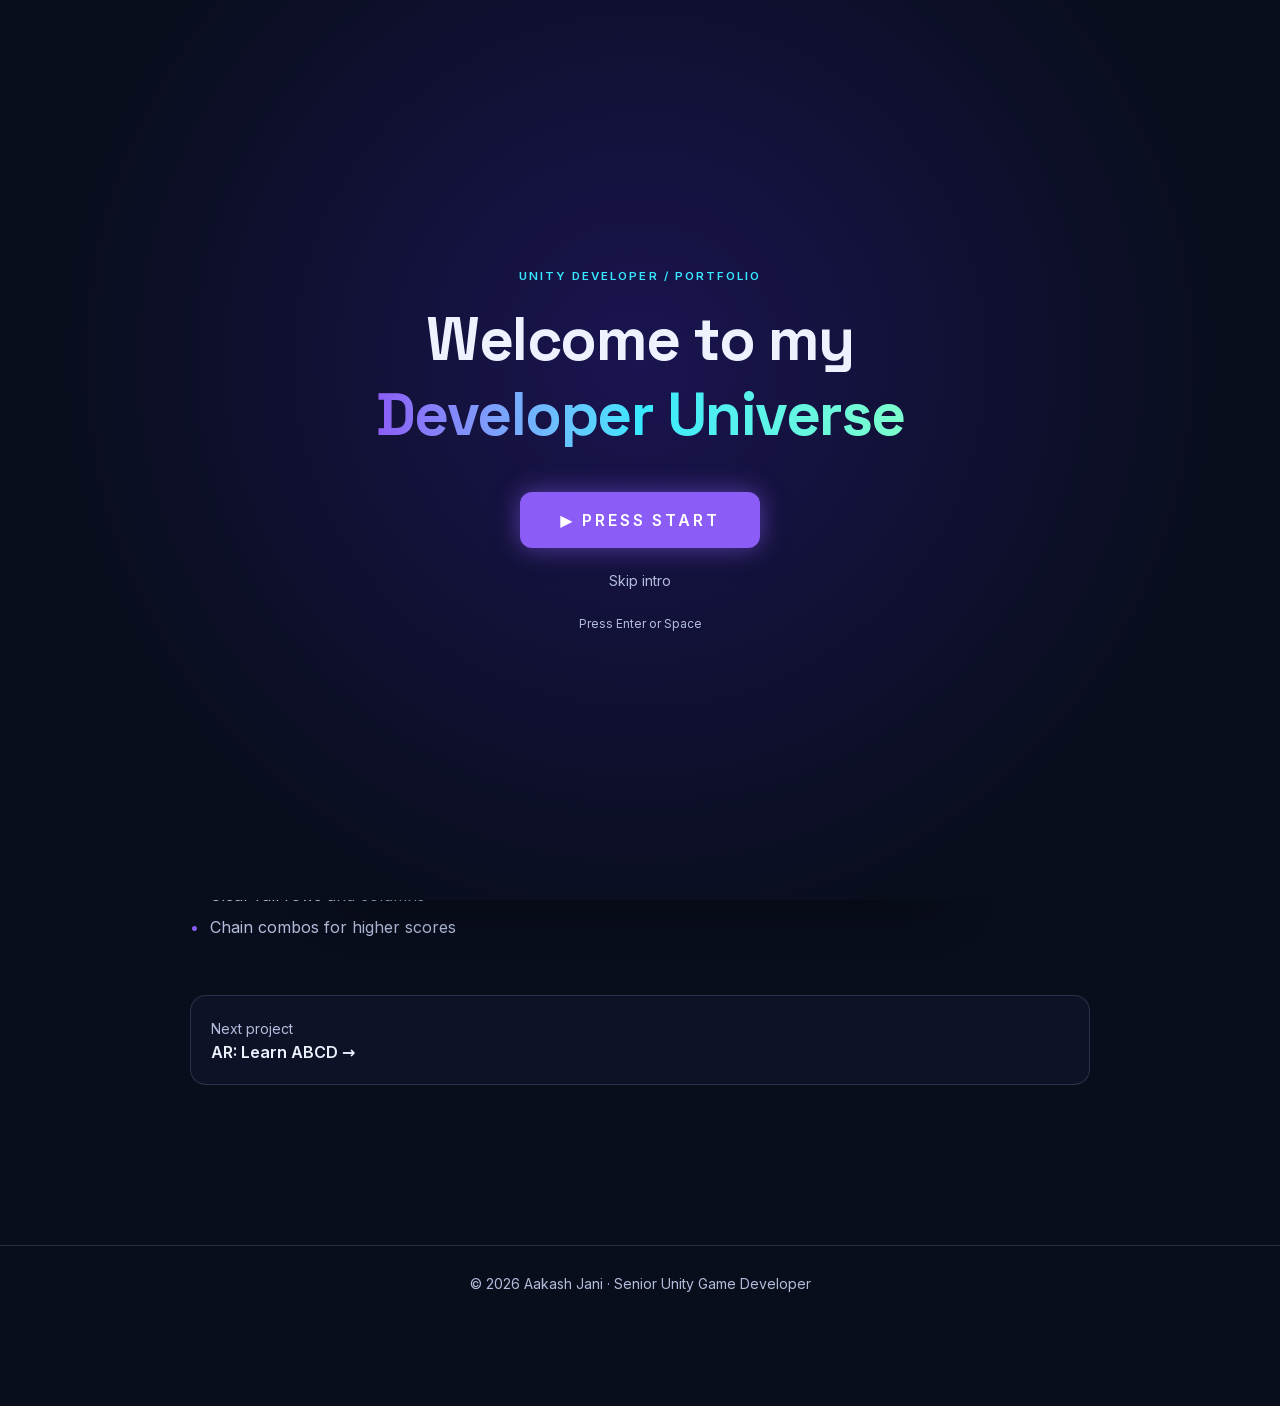
<file: games/woodcraft/index.html>
<!DOCTYPE html><html lang="en" class="ec5Qua_variable _2vxq1q_variable"><head><meta charSet="utf-8"/><meta name="viewport" content="width=device-width, initial-scale=1"/><link rel="preload" href="/_next/static/media/07c7676b89ed2778-s.p.2bn3s6zvc0dyp.woff2" as="font" crossorigin="" type="font/woff2"/><link rel="preload" href="/_next/static/media/237858b39a32779d-s.p.2cyn07wtgehh0.woff2" as="font" crossorigin="" type="font/woff2"/><link rel="preload" href="/assets/woodcraft/icon.jpg" as="image"/><link rel="stylesheet" href="/_next/static/chunks/17mt0ww_q89-i.css" data-precedence="next"/><link rel="preload" as="script" fetchPriority="low" href="/_next/static/chunks/310vm2bl3xxpt.js"/><script src="/_next/static/chunks/1wnov70f88xjy.js" async=""></script><script src="/_next/static/chunks/23e6jep2anmtk.js" async=""></script><script src="/_next/static/chunks/0c98xzjfks9hq.js" async=""></script><script src="/_next/static/chunks/turbopack-2u1d16houkiyo.js" async=""></script><script src="/_next/static/chunks/40i-5s6v0jp7e.js" async=""></script><script src="/_next/static/chunks/0rvkdx0l4kgnf.js" async=""></script><script src="/_next/static/chunks/2ojuwj779_opx.js" async=""></script><script src="/_next/static/chunks/2mewo_6kd9nc4.js" async=""></script><script src="/_next/static/chunks/3zde6ixhoqub4.js" async=""></script><meta name="next-size-adjust" content=""/><title>WoodCraft: Block Puzzle | Aakash Jani</title><meta name="description" content="A relaxing block-placement puzzle with a warm wood-grain look."/><meta property="og:title" content="Aakash Jani | Senior Unity Game Developer &amp; Team Lead"/><meta property="og:description" content="30+ games shipped. Multiplayer, AR/VR, mobile and WebGL. 99.5% crash-free sessions."/><meta property="og:type" content="website"/><meta name="twitter:card" content="summary_large_image"/><meta name="twitter:title" content="Aakash Jani | Senior Unity Game Developer &amp; Team Lead"/><meta name="twitter:description" content="30+ games shipped. Multiplayer, AR/VR, mobile and WebGL. 99.5% crash-free sessions."/><script>try{var r=JSON.parse(localStorage.getItem('recruiter')||'false');var d=document.documentElement;if(r){d.setAttribute('data-recruiter','1');d.setAttribute('data-intro','done')}if(sessionStorage.getItem('intro'))d.setAttribute('data-intro','done')}catch(e){}</script><script src="/_next/static/chunks/0cz1d0mv5g_q7.js" noModule=""></script></head><body class="font-sans antialiased"><div hidden=""><!--$--><!--/$--></div><canvas aria-hidden="true" class="deco pointer-events-none fixed inset-0 -z-10"></canvas><canvas aria-hidden="true" class="deco pointer-events-none fixed inset-0 z-[90]"></canvas><div id="intro" role="dialog" aria-label="Welcome" class="fixed inset-0 z-[300] grid place-items-center bg-[#05081480] px-6 text-center backdrop-blur-xl transition-opacity duration-500 opacity-100" style="background:radial-gradient(circle at 50% 40%, #1a1450 0%, #090e1d 70%)"><div><p class="label mb-4 text-accent2">Unity Developer / Portfolio</p><h1 class="font-display text-4xl font-bold leading-tight tracking-tight md:text-6xl">Welcome to my<br/><span class="bg-gradient-to-r from-accent via-accent2 to-mint bg-clip-text text-transparent">Developer Universe</span></h1><button class="glow-btn label mt-10 rounded-xl bg-accent px-10 py-4 text-base text-white pulse-glow">▶ Press Start</button><div class="mt-5"><button class="text-sm text-muted underline-offset-4 hover:text-fg hover:underline">Skip intro</button></div><p class="mt-6 text-xs text-muted">Press Enter or Space</p></div></div><a href="#main" class="sr-only focus:not-sr-only focus:fixed focus:left-2 focus:top-2 focus:z-[200] focus:rounded-lg focus:bg-accent focus:px-4 focus:py-2">Skip to content</a><header class="sticky top-0 z-40 border-b border-line bg-bg/70 backdrop-blur-md"><div class="mx-auto flex h-14 w-[min(1120px,100%-32px)] items-center justify-between gap-4"><a class="font-display font-bold tracking-tight" href="/">Aakash<span class="text-accent2">.</span>Jani</a><span class="label hidden items-center gap-2 text-mint sm:flex"><span class="h-2 w-2 rounded-full bg-mint pulse-glow"></span>System online</span><button aria-label="Open visitor achievements. Level 1, 0 XP" class="flex items-center gap-3 rounded-xl border border-line bg-surface px-3 py-1.5 text-left transition hover:border-accent2"><span class="text-lg">🏆</span><span><span class="label block text-[10px] text-accent2">LV <!-- -->1<!-- --> · <!-- -->0<!-- --> XP · <!-- -->0<!-- -->/<!-- -->5</span><span class="mt-1 block h-1.5 w-28 overflow-hidden rounded bg-line"><span class="block h-full bg-gradient-to-r from-accent to-accent2 transition-all duration-500" style="width:0%"></span></span></span></button></div></header><main id="main" class="pb-24"><div style="opacity:0;transform:translateY(14px)"><article class="mx-auto w-[min(900px,100%-32px)] py-12 md:py-16"><a class="text-sm text-muted hover:text-fg" href="/#games">← All games</a><div class="mt-6 flex items-center gap-4"><img src="/assets/woodcraft/icon.jpg" alt="WoodCraft: Block Puzzle icon" width="72" height="72" class="rounded-2xl border border-line"/><div><h1 class="text-3xl font-bold tracking-tight md:text-4xl">WoodCraft: Block Puzzle</h1><div class="mt-2 flex flex-wrap gap-2"><span class="rounded-full border border-line bg-surface px-3 py-0.5 text-sm text-muted">Puzzle</span><span class="rounded-full border border-line bg-surface px-3 py-0.5 text-sm text-muted">Android</span></div></div></div><p class="mt-6 text-lg text-muted">A relaxing block-placement puzzle with a warm wood-grain look.</p><section class="mt-10"><h2 class="mb-3 text-xs font-bold uppercase tracking-[0.14em] text-accent">Screenshots</h2><div tabindex="0" aria-label="WoodCraft: Block Puzzle screenshots" class="no-scrollbar flex snap-x gap-3 overflow-x-auto h-[420px]"><button aria-label="Enlarge WoodCraft: Block Puzzle screenshot 1" class="h-full flex-none snap-start cursor-zoom-in overflow-hidden rounded-xl"><img src="/assets/woodcraft/shot1.jpg" alt="WoodCraft: Block Puzzle screenshot 1" loading="lazy" class="h-full w-auto"/></button><button aria-label="Enlarge WoodCraft: Block Puzzle screenshot 2" class="h-full flex-none snap-start cursor-zoom-in overflow-hidden rounded-xl"><img src="/assets/woodcraft/shot2.jpg" alt="WoodCraft: Block Puzzle screenshot 2" loading="lazy" class="h-full w-auto"/></button></div></section><section class="mt-10"><h2 class="mb-3 text-xs font-bold uppercase tracking-[0.14em] text-accent">What&#x27;s in the game</h2><ul class="space-y-2 text-muted"><li class="relative pl-5 before:absolute before:left-0 before:text-accent before:content-[&#x27;•&#x27;]">Drag wooden blocks onto the board</li><li class="relative pl-5 before:absolute before:left-0 before:text-accent before:content-[&#x27;•&#x27;]">Clear full rows and columns</li><li class="relative pl-5 before:absolute before:left-0 before:text-accent before:content-[&#x27;•&#x27;]">Chain combos for higher scores</li></ul></section><a class="mt-14 block rounded-2xl border border-line bg-surface p-5 transition hover:border-accent" href="/games/ar-learn-abcd/"><span class="text-sm text-muted">Next project</span><div class="font-semibold">AR: Learn ABCD<!-- --> →</div></a></article><!--$--><!--/$--></div></main><footer class="border-t border-line py-7 pb-28 text-center text-sm text-muted">© <!-- -->2026<!-- --> Aakash Jani · Senior Unity Game Developer</footer><nav aria-label="Mini-map" class="deco fixed right-5 top-1/2 z-40 hidden -translate-y-1/2 flex-col gap-3 xl:flex"><a aria-label="Home" class="group relative flex items-center justify-end" href="/#top"><span class="pointer-events-none absolute right-6 whitespace-nowrap rounded-md bg-surface px-2 py-1 text-xs opacity-0 transition group-hover:opacity-100">Home</span><span class="block rounded-full transition-all h-3 w-3 bg-accent2 shadow-[0_0_12px_var(--accent2)]"></span></a><a aria-label="About" class="group relative flex items-center justify-end" href="/#about"><span class="pointer-events-none absolute right-6 whitespace-nowrap rounded-md bg-surface px-2 py-1 text-xs opacity-0 transition group-hover:opacity-100">About</span><span class="block rounded-full transition-all h-2 w-2 bg-line group-hover:bg-muted"></span></a><a aria-label="Skills" class="group relative flex items-center justify-end" href="/#skills"><span class="pointer-events-none absolute right-6 whitespace-nowrap rounded-md bg-surface px-2 py-1 text-xs opacity-0 transition group-hover:opacity-100">Skills</span><span class="block rounded-full transition-all h-2 w-2 bg-line group-hover:bg-muted"></span></a><a aria-label="Experience" class="group relative flex items-center justify-end" href="/#experience"><span class="pointer-events-none absolute right-6 whitespace-nowrap rounded-md bg-surface px-2 py-1 text-xs opacity-0 transition group-hover:opacity-100">Experience</span><span class="block rounded-full transition-all h-2 w-2 bg-line group-hover:bg-muted"></span></a><a aria-label="Worlds" class="group relative flex items-center justify-end" href="/#games"><span class="pointer-events-none absolute right-6 whitespace-nowrap rounded-md bg-surface px-2 py-1 text-xs opacity-0 transition group-hover:opacity-100">Worlds</span><span class="block rounded-full transition-all h-2 w-2 bg-line group-hover:bg-muted"></span></a><a aria-label="Videos" class="group relative flex items-center justify-end" href="/#videos"><span class="pointer-events-none absolute right-6 whitespace-nowrap rounded-md bg-surface px-2 py-1 text-xs opacity-0 transition group-hover:opacity-100">Videos</span><span class="block rounded-full transition-all h-2 w-2 bg-line group-hover:bg-muted"></span></a><a aria-label="Casino Lab" class="group relative flex items-center justify-end" href="/#lab"><span class="pointer-events-none absolute right-6 whitespace-nowrap rounded-md bg-surface px-2 py-1 text-xs opacity-0 transition group-hover:opacity-100">Casino Lab</span><span class="block rounded-full transition-all h-2 w-2 bg-line group-hover:bg-muted"></span></a><a aria-label="Trophies" class="group relative flex items-center justify-end" href="/#achievements"><span class="pointer-events-none absolute right-6 whitespace-nowrap rounded-md bg-surface px-2 py-1 text-xs opacity-0 transition group-hover:opacity-100">Trophies</span><span class="block rounded-full transition-all h-2 w-2 bg-line group-hover:bg-muted"></span></a><a aria-label="Contact" class="group relative flex items-center justify-end" href="/#contact"><span class="pointer-events-none absolute right-6 whitespace-nowrap rounded-md bg-surface px-2 py-1 text-xs opacity-0 transition group-hover:opacity-100">Contact</span><span class="block rounded-full transition-all h-2 w-2 bg-line group-hover:bg-muted"></span></a></nav><nav aria-label="Sections" class="glass holo-edge fixed bottom-4 left-1/2 z-50 flex max-w-[calc(100vw-16px)] -translate-x-1/2 items-center gap-1 rounded-2xl p-1.5"><div class="no-scrollbar flex gap-1 overflow-x-auto"><a aria-label="Home" aria-current="true" class="group relative flex flex-none items-center gap-2 rounded-xl px-3 py-2 text-sm font-medium text-muted transition hover:text-fg" href="/#top"><span class="absolute inset-0 rounded-xl bg-accent/30 ring-1 ring-accent2/60"></span><span class="relative">🏠</span><span class="relative hidden lg:inline">Home</span></a><a aria-label="About" class="group relative flex flex-none items-center gap-2 rounded-xl px-3 py-2 text-sm font-medium text-muted transition hover:text-fg" href="/#about"><span class="relative">👤</span></a><a aria-label="Skills" class="group relative flex flex-none items-center gap-2 rounded-xl px-3 py-2 text-sm font-medium text-muted transition hover:text-fg" href="/#skills"><span class="relative">🎒</span></a><a aria-label="Experience" class="group relative flex flex-none items-center gap-2 rounded-xl px-3 py-2 text-sm font-medium text-muted transition hover:text-fg" href="/#experience"><span class="relative">🧭</span></a><a aria-label="Worlds" class="group relative flex flex-none items-center gap-2 rounded-xl px-3 py-2 text-sm font-medium text-muted transition hover:text-fg" href="/#games"><span class="relative">🌌</span></a><a aria-label="Videos" class="group relative flex flex-none items-center gap-2 rounded-xl px-3 py-2 text-sm font-medium text-muted transition hover:text-fg" href="/#videos"><span class="relative">🎬</span></a><a aria-label="Casino Lab" class="group relative flex flex-none items-center gap-2 rounded-xl px-3 py-2 text-sm font-medium text-muted transition hover:text-fg" href="/#lab"><span class="relative">🎲</span></a><a aria-label="Trophies" class="group relative flex flex-none items-center gap-2 rounded-xl px-3 py-2 text-sm font-medium text-muted transition hover:text-fg" href="/#achievements"><span class="relative">🏆</span></a><a aria-label="Contact" class="group relative flex flex-none items-center gap-2 rounded-xl px-3 py-2 text-sm font-medium text-muted transition hover:text-fg" href="/#contact"><span class="relative">✉️</span></a></div><span class="mx-1 h-6 w-px flex-none bg-line"></span><button aria-pressed="false" aria-label="Recruiter Mode: plain layout, no decorative animation" title="Recruiter Mode" class="grid h-10 w-10 flex-none place-items-center rounded-xl border text-base transition border-line">👔</button><button aria-pressed="false" aria-label="Developer terminal" title="Developer terminal (press `)" class="grid h-10 w-10 flex-none place-items-center rounded-xl border text-base transition border-line">&gt;_</button><button aria-pressed="false" aria-label="Interface sounds" title="Sounds (off by default)" class="grid h-10 w-10 flex-none place-items-center rounded-xl border text-base transition border-line">🔇</button></nav><div aria-live="polite" class="pointer-events-none fixed left-1/2 top-20 z-[120] -translate-x-1/2"></div><script id="_R_">(globalThis["TURBOPACK"] || (globalThis["TURBOPACK"] = [])).push({"otherChunks":["static/chunks/310vm2bl3xxpt.js","static/chunks/1wnov70f88xjy.js","static/chunks/23e6jep2anmtk.js","static/chunks/0c98xzjfks9hq.js"],"runtimeModuleIds":[94553]});</script><script src="/_next/static/chunks/310vm2bl3xxpt.js" async=""></script><script>(self.__next_f=self.__next_f||[]).push([0])</script><script>self.__next_f.push([1,"1:\"$Sreact.fragment\"\n2:\"/_next/static/chunks/40i-5s6v0jp7e.js\"\n3:\"/_next/static/chunks/0rvkdx0l4kgnf.js\"\n4:\"/_next/static/chunks/2ojuwj779_opx.js\"\n5:I[38462,[\"$2\",\"$3\",\"$4\"],\"default\"]\n6:I[79651,[\"$2\",\"$3\",\"$4\"],\"default\"]\n7:I[88909,[\"$2\",\"$3\",\"$4\"],\"default\"]\n8:I[60613,[\"$2\",\"$3\",\"$4\"],\"default\"]\n9:I[38025,[\"$2\",\"$3\",\"$4\"],\"default\"]\na:I[96726,[\"$2\",\"$3\",\"$4\"],\"default\"]\nb:I[39756,[\"$2\",\"$3\",\"$4\"],\"default\"]\nc:\"/_next/static/chunks/2mewo_6kd9nc4.js\"\nd:I[98168,[\"$2\",\"$3\",\"$4\",\"$c\"],\"default\"]\ne:I[37457,[\"$2\",\"$3\",\"$4\"],\"default\"]\nf:I[57895,[\"$2\",\"$3\",\"$4\"],\"default\"]\n10:I[40588,[\"$2\",\"$3\",\"$4\"],\"default\"]\n11:I[44642,[\"$2\",\"$3\",\"$4\"],\"default\"]\n12:I[68344,[\"$2\",\"$3\",\"$4\"],\"default\"]\n18:I[97367,[\"$2\",\"$3\",\"$4\"],\"OutletBoundary\"]\n19:\"$Sreact.suspense\"\n1b:\"ViewportBoundary\"\n1c:I[97367,[\"$2\",\"$3\",\"$4\"],\"$1b\"]\n1e:\"MetadataBoundary\"\n1f:I[97367,[\"$2\",\"$3\",\"$4\"],\"$1e\"]\n21:I[68027,[\"$2\",\"$3\",\"$4\"],\"default\",1]\n:HL[\"/_next/static/chunks/17mt0ww_q89-i.css\",\"style\"]\n:HL[\"/_next/static/media/07c7676b89ed2778-s.p.2bn3s6zvc0dyp.woff2\",\"font\",{\"crossOrigin\":\"\",\"type\":\"font/woff2\"}]\n:HL[\"/_next/static/media/237858b39a32779d-s.p.2cyn07wtgehh0.woff2\",\"font\",{\"crossOrigin\":\"\",\"type\":\"font/woff2\"}]\n14:X\n16:[[\"children\",{\"s\":\"__PAGE__\",\"h\":512,\"d\":{\"r\":[\"$\",\"$1\",\"c\",{\"children\":[\"$L17\",[[\"$\",\"script\",\"script-0\",{\"src\":\"/_next/static/chunks/3zde6ixhoqub4.js\",\"async\":true,\"nonce\":\"$undefined\"}]],[\"$\",\"$L18\",null,{\"children\":[\"$\",\"$19\",null,{\"name\":\"Next.MetadataOutlet\",\"children\":\"$@1a\"}]}]]}],\"p\":false,\"v\":null}}]]\n15:[[\"children\",{\"s\":{\"n\":\"slug\",\"t\":\"d\",\"k\":\"woodcraft\",\"s\":[]},\"h\":512,\"d\":{\"r\":[\"$\",\"$1\",\"c\",{\"children\":[null,[\"$\",\"$Lb\",null,{\"parallelRouterKey\":\"children\",\"error\":\"$undefined\",\"errorStyles\":\"$undefined\",\"errorScripts\":\"$undefined\",\"template\":[\"$\",\"$Le\",null,{}],\"templateStyles\":\"$undefined\",\"templateScripts\":\"$undefined\",\"notFound\":\"$undefined\",\"forbidden\":\"$undefined\",\"unauthorized\":\"$undefined\"}]]}],\"p\":false,\"v\":\"$14\"},\"c\":\"$Q16\"}]]\n13:[[\"children\",{\"s\":\"games\",\"h\":512,\"d\":{\"r\":[\"$\",\"$1\",\"c\",{\"children\":[null,[\"$\",\"$Lb\",null,{\"parallelRouterKey\":\"children\",\"error\":\"$undefined\",\"errorStyles\":\"$undefined\",\"errorScripts\":\"$undefined\",\"template\":[\"$\",\"$Le\",null,{}],\"templateStyles\":\"$undefined\",\"templateScripts\":\"$undefined\",\"notFound\":\"$undefined\",\"forbidden\":\"$undefined\",\"unauthorized\":\"$undefined\"}]]}],\"p\":false,\"v\":\"$14\"},\"c\":\"$Q15\"}]]\n"])</script><script>self.__next_f.push([1,"0:{\"P\":null,\"c\":[\"\",\"games\",\"woodcraft\",\"\"],\"q\":\"\",\"i\":false,\"t\":{\"t\":{\"s\":\"\",\"h\":528,\"d\":{\"r\":[\"$\",\"$1\",\"c\",{\"children\":[[[\"$\",\"link\",\"0\",{\"rel\":\"stylesheet\",\"href\":\"/_next/static/chunks/17mt0ww_q89-i.css\",\"precedence\":\"next\",\"crossOrigin\":\"$undefined\",\"nonce\":\"$undefined\"}],[\"$\",\"script\",\"script-0\",{\"src\":\"/_next/static/chunks/40i-5s6v0jp7e.js\",\"async\":true,\"nonce\":\"$undefined\"}],[\"$\",\"script\",\"script-1\",{\"src\":\"/_next/static/chunks/0rvkdx0l4kgnf.js\",\"async\":true,\"nonce\":\"$undefined\"}],[\"$\",\"script\",\"script-2\",{\"src\":\"/_next/static/chunks/2ojuwj779_opx.js\",\"async\":true,\"nonce\":\"$undefined\"}]],[\"$\",\"html\",null,{\"lang\":\"en\",\"className\":\"ec5Qua_variable _2vxq1q_variable\",\"suppressHydrationWarning\":true,\"children\":[[\"$\",\"head\",null,{\"children\":[\"$\",\"script\",null,{\"dangerouslySetInnerHTML\":{\"__html\":\"try{var r=JSON.parse(localStorage.getItem('recruiter')||'false');var d=document.documentElement;if(r){d.setAttribute('data-recruiter','1');d.setAttribute('data-intro','done')}if(sessionStorage.getItem('intro'))d.setAttribute('data-intro','done')}catch(e){}\"}}]}],[\"$\",\"body\",null,{\"className\":\"font-sans antialiased\",\"children\":[\"$\",\"$L5\",null,{\"children\":[[\"$\",\"$L6\",null,{}],[\"$\",\"$L7\",null,{}],[\"$\",\"$L8\",null,{}],[\"$\",\"$L9\",null,{}],[\"$\",\"a\",null,{\"href\":\"#main\",\"className\":\"sr-only focus:not-sr-only focus:fixed focus:left-2 focus:top-2 focus:z-[200] focus:rounded-lg focus:bg-accent focus:px-4 focus:py-2\",\"children\":\"Skip to content\"}],[\"$\",\"$La\",null,{}],[\"$\",\"main\",null,{\"id\":\"main\",\"className\":\"pb-24\",\"children\":[\"$\",\"$Lb\",null,{\"parallelRouterKey\":\"children\",\"error\":\"$undefined\",\"errorStyles\":\"$undefined\",\"errorScripts\":\"$undefined\",\"template\":[\"$\",\"$Ld\",null,{\"children\":[\"$\",\"$Le\",null,{}]}],\"templateStyles\":[],\"templateScripts\":[[\"$\",\"script\",\"script-0\",{\"src\":\"/_next/static/chunks/2mewo_6kd9nc4.js\",\"async\":true,\"nonce\":\"$undefined\"}]],\"notFound\":[[[\"$\",\"title\",null,{\"children\":\"404: This page could not be found.\"}],[\"$\",\"div\",null,{\"style\":{\"fontFamily\":\"system-ui,\\\"Segoe UI\\\",Roboto,Helvetica,Arial,sans-serif,\\\"Apple Color Emoji\\\",\\\"Segoe UI Emoji\\\"\",\"height\":\"100vh\",\"textAlign\":\"center\",\"display\":\"flex\",\"flexDirection\":\"column\",\"alignItems\":\"center\",\"justifyContent\":\"center\"},\"children\":[\"$\",\"div\",null,{\"children\":[[\"$\",\"style\",null,{\"dangerouslySetInnerHTML\":{\"__html\":\"body{color:#000;background:#fff;margin:0}.next-error-h1{border-right:1px solid rgba(0,0,0,.3)}@media (prefers-color-scheme:dark){body{color:#fff;background:#000}.next-error-h1{border-right:1px solid rgba(255,255,255,.3)}}\"}}],[\"$\",\"h1\",null,{\"className\":\"next-error-h1\",\"style\":{\"display\":\"inline-block\",\"margin\":\"0 20px 0 0\",\"padding\":\"0 23px 0 0\",\"fontSize\":24,\"fontWeight\":500,\"verticalAlign\":\"top\",\"lineHeight\":\"49px\"},\"children\":404}],[\"$\",\"div\",null,{\"style\":{\"display\":\"inline-block\"},\"children\":[\"$\",\"h2\",null,{\"style\":{\"fontSize\":14,\"fontWeight\":400,\"lineHeight\":\"49px\",\"margin\":0},\"children\":\"This page could not be found.\"}]}]]}]}]],[]],\"forbidden\":\"$undefined\",\"unauthorized\":\"$undefined\"}]}],[\"$\",\"footer\",null,{\"className\":\"border-t border-line py-7 pb-28 text-center text-sm text-muted\",\"children\":[\"© \",2026,\" Aakash Jani · Senior Unity Game Developer\"]}],[\"$\",\"$Lf\",null,{}],[\"$\",\"$L10\",null,{}],[\"$\",\"$L11\",null,{}],[\"$\",\"$L12\",null,{}]]}]}]]}]]}],\"p\":false,\"v\":null},\"c\":\"$Q13\"},\"h\":{\"r\":[\"$\",\"$1\",\"h\",{\"children\":[null,[\"$\",\"$L1c\",null,{\"children\":\"$L1d\"}],[\"$\",\"$L1f\",null,{\"children\":[[\"$\",\"div\",null,{\"hidden\":true,\"children\":[\"$\",\"$19\",null,{\"name\":\"Next.Metadata\",\"children\":\"$L20\"}]}],null]}],[\"$\",\"meta\",null,{\"name\":\"next-size-adjust\",\"content\":\"\"}]]}],\"p\":false,\"v\":null}},\"m\":\"$undefined\",\"G\":[\"$21\",[[\"$\",\"link\",\"0\",{\"rel\":\"stylesheet\",\"href\":\"/_next/static/chunks/17mt0ww_q89-i.css\",\"precedence\":\"next\",\"crossOrigin\":\"$undefined\",\"nonce\":\"$undefined\"}]]],\"S\":true,\"r\":\"$undefined\",\"s\":\"$undefined\",\"a\":\"$undefined\",\"l\":\"$undefined\",\"p\":\"$undefined\",\"d\":\"$undefined\",\"b\":\"051TI_pR7azTFmuWmZ3G-\"}\n"])</script><script>self.__next_f.push([1,"22:\"/_next/static/chunks/3zde6ixhoqub4.js\"\n23:I[46119,[\"$2\",\"$3\",\"$4\",\"$22\"],\"default\"]\n24:I[22016,[\"$2\",\"$3\",\"$4\",\"$22\"],\"\"]\n25:I[43325,[\"$2\",\"$3\",\"$4\",\"$22\"],\"default\"]\n:HL[\"/assets/woodcraft/icon.jpg\",\"image\"]\n14:C\n"])</script><script>self.__next_f.push([1,"17:[\"$\",\"article\",null,{\"className\":\"mx-auto w-[min(900px,100%-32px)] py-12 md:py-16\",\"children\":[[\"$\",\"$L23\",null,{\"ids\":[\"first-mission\",\"tech-explorer\"]}],[\"$\",\"$L24\",null,{\"href\":\"/#games\",\"className\":\"text-sm text-muted hover:text-fg\",\"children\":\"← All games\"}],[\"$\",\"div\",null,{\"className\":\"mt-6 flex items-center gap-4\",\"children\":[[\"$\",\"img\",null,{\"src\":\"/assets/woodcraft/icon.jpg\",\"alt\":\"WoodCraft: Block Puzzle icon\",\"width\":72,\"height\":72,\"className\":\"rounded-2xl border border-line\"}],[\"$\",\"div\",null,{\"children\":[[\"$\",\"h1\",null,{\"className\":\"text-3xl font-bold tracking-tight md:text-4xl\",\"children\":\"WoodCraft: Block Puzzle\"}],[\"$\",\"div\",null,{\"className\":\"mt-2 flex flex-wrap gap-2\",\"children\":[[\"$\",\"span\",\"Puzzle\",{\"className\":\"rounded-full border border-line bg-surface px-3 py-0.5 text-sm text-muted\",\"children\":\"Puzzle\"}],[\"$\",\"span\",\"Android\",{\"className\":\"rounded-full border border-line bg-surface px-3 py-0.5 text-sm text-muted\",\"children\":\"Android\"}]]}]]}]]}],[\"$\",\"p\",null,{\"className\":\"mt-6 text-lg text-muted\",\"children\":\"A relaxing block-placement puzzle with a warm wood-grain look.\"}],\"$undefined\",\"$undefined\",[\"$\",\"section\",null,{\"className\":\"mt-10\",\"children\":[[\"$\",\"h2\",null,{\"className\":\"mb-3 text-xs font-bold uppercase tracking-[0.14em] text-accent\",\"children\":\"Screenshots\"}],[\"$\",\"$L25\",null,{\"slug\":\"woodcraft\",\"count\":2,\"title\":\"WoodCraft: Block Puzzle\",\"tall\":true}]]}],[\"$\",\"section\",null,{\"className\":\"mt-10\",\"children\":[[\"$\",\"h2\",null,{\"className\":\"mb-3 text-xs font-bold uppercase tracking-[0.14em] text-accent\",\"children\":\"What's in the game\"}],[\"$\",\"ul\",null,{\"className\":\"space-y-2 text-muted\",\"children\":[[\"$\",\"li\",\"Drag wooden blocks onto the board\",{\"className\":\"relative pl-5 before:absolute before:left-0 before:text-accent before:content-['•']\",\"children\":\"Drag wooden blocks onto the board\"}],[\"$\",\"li\",\"Clear full rows and columns\",{\"className\":\"relative pl-5 before:absolute before:left-0 before:text-accent before:content-['•']\",\"children\":\"Clear full rows and columns\"}],[\"$\",\"li\",\"Chain combos for higher scores\",{\"className\":\"relative pl-5 before:absolute before:left-0 before:text-accent before:content-['•']\",\"children\":\"Chain combos for higher scores\"}]]}]]}],\"$undefined\",\"$undefined\",[\"$\",\"$L24\",null,{\"href\":\"/games/ar-learn-abcd\",\"className\":\"mt-14 block rounded-2xl border border-line bg-surface p-5 transition hover:border-accent\",\"children\":[[\"$\",\"span\",null,{\"className\":\"text-sm text-muted\",\"children\":\"Next project\"}],[\"$\",\"div\",null,{\"className\":\"font-semibold\",\"children\":[\"AR: Learn ABCD\",\" →\"]}]]}]]}]\n"])</script><script>self.__next_f.push([1,"1d:[[\"$\",\"meta\",\"0\",{\"charSet\":\"utf-8\"}],[\"$\",\"meta\",\"1\",{\"name\":\"viewport\",\"content\":\"width=device-width, initial-scale=1\"}]]\n"])</script><script>self.__next_f.push([1,"1a:null\n20:[[\"$\",\"title\",\"0\",{\"children\":\"WoodCraft: Block Puzzle | Aakash Jani\"}],[\"$\",\"meta\",\"1\",{\"name\":\"description\",\"content\":\"A relaxing block-placement puzzle with a warm wood-grain look.\"}],[\"$\",\"meta\",\"2\",{\"property\":\"og:title\",\"content\":\"Aakash Jani | Senior Unity Game Developer \u0026 Team Lead\"}],[\"$\",\"meta\",\"3\",{\"property\":\"og:description\",\"content\":\"30+ games shipped. Multiplayer, AR/VR, mobile and WebGL. 99.5% crash-free sessions.\"}],[\"$\",\"meta\",\"4\",{\"property\":\"og:type\",\"content\":\"website\"}],[\"$\",\"meta\",\"5\",{\"name\":\"twitter:card\",\"content\":\"summary_large_image\"}],[\"$\",\"meta\",\"6\",{\"name\":\"twitter:title\",\"content\":\"Aakash Jani | Senior Unity Game Developer \u0026 Team Lead\"}],[\"$\",\"meta\",\"7\",{\"name\":\"twitter:description\",\"content\":\"30+ games shipped. Multiplayer, AR/VR, mobile and WebGL. 99.5% crash-free sessions.\"}]]\n"])</script></body></html>
</file>
<file: _next/static/chunks/17mt0ww_q89-i.css>
@font-face{font-family:Inter;font-style:normal;font-weight:100 900;font-display:swap;src:url(../media/46a9e2f250689b4a-s.0-dom-5bn10r2.woff2)format("woff2");unicode-range:U+460-52F,U+1C80-1C8A,U+20B4,U+2DE0-2DFF,U+A640-A69F,U+FE2E-FE2F}@font-face{font-family:Inter;font-style:normal;font-weight:100 900;font-display:swap;src:url(../media/76b70a1dbe058eb5-s.1y4-pdgsjb-pw.woff2)format("woff2");unicode-range:U+301,U+400-45F,U+490-491,U+4B0-4B1,U+2116}@font-face{font-family:Inter;font-style:normal;font-weight:100 900;font-display:swap;src:url(../media/2fb76073e23fd9e4-s.3lvt2whj97whp.woff2)format("woff2");unicode-range:U+1F??}@font-face{font-family:Inter;font-style:normal;font-weight:100 900;font-display:swap;src:url(../media/6131cbbf5549afa2-s.2uwcyprjm3xu3.woff2)format("woff2");unicode-range:U+370-377,U+37A-37F,U+384-38A,U+38C,U+38E-3A1,U+3A3-3FF}@font-face{font-family:Inter;font-style:normal;font-weight:100 900;font-display:swap;src:url(../media/45462fd7b7c12654-s.0k62hbripvv8p.woff2)format("woff2");unicode-range:U+102-103,U+110-111,U+128-129,U+168-169,U+1A0-1A1,U+1AF-1B0,U+300-301,U+303-304,U+308-309,U+323,U+329,U+1EA0-1EF9,U+20AB}@font-face{font-family:Inter;font-style:normal;font-weight:100 900;font-display:swap;src:url(../media/ba63f6a0e436df8e-s.3-6t-g6q0vh0a.woff2)format("woff2");unicode-range:U+100-2BA,U+2BD-2C5,U+2C7-2CC,U+2CE-2D7,U+2DD-2FF,U+304,U+308,U+329,U+1D00-1DBF,U+1E00-1E9F,U+1EF2-1EFF,U+2020,U+20A0-20AB,U+20AD-20C4,U+2113,U+2C60-2C7F,U+A720-A7FF}@font-face{font-family:Inter;font-style:normal;font-weight:100 900;font-display:swap;src:url(../media/07c7676b89ed2778-s.p.2bn3s6zvc0dyp.woff2)format("woff2");unicode-range:U+??,U+131,U+152-153,U+2BB-2BC,U+2C6,U+2DA,U+2DC,U+304,U+308,U+329,U+2000-206F,U+20AC,U+2122,U+2191,U+2193,U+2212,U+2215,U+FEFF,U+FFFD}@font-face{font-family:Inter Fallback;src:local(Arial);ascent-override:90.44%;descent-override:22.52%;line-gap-override:0.0%;size-adjust:107.12%}.ec5Qua_className{font-family:Inter,Inter Fallback;font-style:normal}.ec5Qua_variable{--font-inter:"Inter", "Inter Fallback"}
@font-face{font-family:Space Grotesk;font-style:normal;font-weight:300 700;font-display:swap;src:url(../media/edb5f85793adc1bb-s.1gepa_7fcx9fm.woff2)format("woff2");unicode-range:U+102-103,U+110-111,U+128-129,U+168-169,U+1A0-1A1,U+1AF-1B0,U+300-301,U+303-304,U+308-309,U+323,U+329,U+1EA0-1EF9,U+20AB}@font-face{font-family:Space Grotesk;font-style:normal;font-weight:300 700;font-display:swap;src:url(../media/92b6de9cb55945e2-s.2eksvhm1z0jwa.woff2)format("woff2");unicode-range:U+100-2BA,U+2BD-2C5,U+2C7-2CC,U+2CE-2D7,U+2DD-2FF,U+304,U+308,U+329,U+1D00-1DBF,U+1E00-1E9F,U+1EF2-1EFF,U+2020,U+20A0-20AB,U+20AD-20C4,U+2113,U+2C60-2C7F,U+A720-A7FF}@font-face{font-family:Space Grotesk;font-style:normal;font-weight:300 700;font-display:swap;src:url(../media/237858b39a32779d-s.p.2cyn07wtgehh0.woff2)format("woff2");unicode-range:U+??,U+131,U+152-153,U+2BB-2BC,U+2C6,U+2DA,U+2DC,U+304,U+308,U+329,U+2000-206F,U+20AC,U+2122,U+2191,U+2193,U+2212,U+2215,U+FEFF,U+FFFD}@font-face{font-family:Space Grotesk Fallback;src:local(Arial);ascent-override:89.71%;descent-override:26.62%;line-gap-override:0.0%;size-adjust:109.69%}._2vxq1q_className{font-family:Space Grotesk,Space Grotesk Fallback;font-style:normal}._2vxq1q_variable{--font-grotesk:"Space Grotesk", "Space Grotesk Fallback"}
@layer properties{@supports (((-webkit-hyphens:none)) and (not (margin-trim:block))) or ((-moz-orient:inline) and (not (color:rgb(from red r g b)))){*,:before,:after,::backdrop{--tw-translate-x:0;--tw-translate-y:0;--tw-translate-z:0;--tw-rotate-x:initial;--tw-rotate-y:initial;--tw-rotate-z:initial;--tw-skew-x:initial;--tw-skew-y:initial;--tw-scroll-snap-strictness:proximity;--tw-space-y-reverse:0;--tw-border-style:solid;--tw-gradient-position:initial;--tw-gradient-from:#0000;--tw-gradient-via:#0000;--tw-gradient-to:#0000;--tw-gradient-stops:initial;--tw-gradient-via-stops:initial;--tw-gradient-from-position:0%;--tw-gradient-via-position:50%;--tw-gradient-to-position:100%;--tw-leading:initial;--tw-font-weight:initial;--tw-tracking:initial;--tw-shadow:0 0 #0000;--tw-shadow-color:initial;--tw-shadow-alpha:100%;--tw-inset-shadow:0 0 #0000;--tw-inset-shadow-color:initial;--tw-inset-shadow-alpha:100%;--tw-ring-color:initial;--tw-ring-shadow:0 0 #0000;--tw-inset-ring-color:initial;--tw-inset-ring-shadow:0 0 #0000;--tw-ring-inset:initial;--tw-ring-offset-width:0px;--tw-ring-offset-color:#fff;--tw-ring-offset-shadow:0 0 #0000;--tw-backdrop-blur:initial;--tw-backdrop-brightness:initial;--tw-backdrop-contrast:initial;--tw-backdrop-grayscale:initial;--tw-backdrop-hue-rotate:initial;--tw-backdrop-invert:initial;--tw-backdrop-opacity:initial;--tw-backdrop-saturate:initial;--tw-backdrop-sepia:initial;--tw-duration:initial;--tw-ease:initial;--tw-scale-x:1;--tw-scale-y:1;--tw-scale-z:1;--tw-content:""}}}@layer theme{:root,:host{--font-mono:ui-monospace, SFMono-Regular, Menlo, Monaco, Consolas, "Liberation Mono", "Courier New", monospace;--color-red-400:#ff6568;--color-red-600:#e40014;--color-slate-900:#0f172b;--color-black:#000;--color-white:#fff;--spacing:.25rem;--container-md:28rem;--container-xl:36rem;--container-4xl:56rem;--text-xs:.75rem;--text-xs--line-height:calc(1 / .75);--text-sm:.875rem;--text-sm--line-height:calc(1.25 / .875);--text-base:1rem;--text-base--line-height:calc(1.5 / 1);--text-lg:1.125rem;--text-lg--line-height:calc(1.75 / 1.125);--text-xl:1.25rem;--text-xl--line-height:calc(1.75 / 1.25);--text-2xl:1.5rem;--text-2xl--line-height:calc(2 / 1.5);--text-3xl:1.875rem;--text-3xl--line-height:calc(2.25 / 1.875);--text-4xl:2.25rem;--text-4xl--line-height:calc(2.5 / 2.25);--text-5xl:3rem;--text-5xl--line-height:1;--text-6xl:3.75rem;--text-6xl--line-height:1;--text-7xl:4.5rem;--text-7xl--line-height:1;--font-weight-medium:500;--font-weight-semibold:600;--font-weight-bold:700;--tracking-tighter:-.05em;--tracking-tight:-.025em;--tracking-wide:.025em;--leading-tight:1.25;--leading-snug:1.375;--radius-md:.375rem;--radius-lg:.5rem;--radius-xl:.75rem;--radius-2xl:1rem;--radius-3xl:1.5rem;--ease-out:cubic-bezier(0, 0, .2, 1);--blur-md:12px;--blur-xl:24px;--aspect-video:16 / 9;--default-transition-duration:.15s;--default-transition-timing-function:cubic-bezier(.4, 0, .2, 1);--default-font-family:var(--font-inter), system-ui, sans-serif;--default-mono-font-family:var(--font-mono)}@supports (color:lab(0% 0 0)){:root,:host{--color-red-400:lab(63.7053% 60.745 31.3109);--color-red-600:lab(48.4493% 77.4328 61.5452);--color-slate-900:lab(7.78673% 1.82345 -15.0537)}}}@layer base{*,:after,:before,::backdrop{box-sizing:border-box;border:0 solid;margin:0;padding:0}::file-selector-button{box-sizing:border-box;border:0 solid;margin:0;padding:0}html,:host{-webkit-text-size-adjust:100%;tab-size:4;line-height:1.5;font-family:var(--default-font-family,-apple-system, BlinkMacSystemFont, "Segoe UI", Roboto, "Helvetica Neue", "Noto Sans", Arial, sans-serif, "Apple Color Emoji", "Segoe UI Emoji", "Segoe UI Symbol", "Noto Color Emoji");font-feature-settings:var(--default-font-feature-settings,normal);font-variation-settings:var(--default-font-variation-settings,normal);-webkit-tap-highlight-color:transparent}hr{height:0;color:inherit;border-top-width:1px}abbr:where([title]){-webkit-text-decoration:underline dotted;text-decoration:underline dotted}h1,h2,h3,h4,h5,h6{font-size:inherit;font-weight:inherit}a{color:inherit;-webkit-text-decoration:inherit;-webkit-text-decoration:inherit;-webkit-text-decoration:inherit;-webkit-text-decoration:inherit;text-decoration:inherit}b,strong{font-weight:bolder}code,kbd,samp,pre{font-family:var(--default-mono-font-family,ui-monospace, SFMono-Regular, Menlo, Monaco, Consolas, "Liberation Mono", "Courier New", monospace);font-feature-settings:var(--default-mono-font-feature-settings,normal);font-variation-settings:var(--default-mono-font-variation-settings,normal);font-size:1em}small{font-size:80%}sub,sup{vertical-align:baseline;font-size:75%;line-height:0;position:relative}sub{bottom:-.25em}sup{top:-.5em}table{text-indent:0;border-color:inherit;border-collapse:collapse}:-moz-focusring:where(:not(iframe)){outline:auto}progress{vertical-align:baseline}summary{display:list-item}ol,ul,menu{list-style:none}img,svg,video,canvas,audio,iframe,embed,object{vertical-align:middle;display:block}img,video{max-width:100%;height:auto}button,input,select,optgroup,textarea{font:inherit;font-feature-settings:inherit;font-variation-settings:inherit;letter-spacing:inherit;color:inherit;opacity:1;background-color:#0000;border-radius:0}::file-selector-button{font:inherit;font-feature-settings:inherit;font-variation-settings:inherit;letter-spacing:inherit;color:inherit;opacity:1;background-color:#0000;border-radius:0}:where(select:is([multiple],[size])) optgroup{font-weight:bolder}:where(select:is([multiple],[size])) optgroup option{padding-inline-start:20px}::file-selector-button{margin-inline-end:4px}::placeholder{opacity:1}@supports (not ((-webkit-appearance:-apple-pay-button))) or (contain-intrinsic-size:1px){::placeholder{color:currentColor}@supports (color:color-mix(in lab, red, red)){::placeholder{color:color-mix(in oklab, currentcolor 50%, transparent)}}}textarea{resize:vertical}::-webkit-search-decoration{-webkit-appearance:none}::-webkit-date-and-time-value{min-height:1lh;text-align:inherit}::-webkit-datetime-edit{display:inline-flex}::-webkit-datetime-edit-fields-wrapper{padding:0}::-webkit-datetime-edit{padding-block:0}::-webkit-datetime-edit-year-field{padding-block:0}::-webkit-datetime-edit-month-field{padding-block:0}::-webkit-datetime-edit-day-field{padding-block:0}::-webkit-datetime-edit-hour-field{padding-block:0}::-webkit-datetime-edit-minute-field{padding-block:0}::-webkit-datetime-edit-second-field{padding-block:0}::-webkit-datetime-edit-millisecond-field{padding-block:0}::-webkit-datetime-edit-meridiem-field{padding-block:0}::-webkit-calendar-picker-indicator{line-height:1}:-moz-ui-invalid{box-shadow:none}button,input:where([type=button],[type=reset],[type=submit]){appearance:button}::file-selector-button{appearance:button}::-webkit-inner-spin-button{height:auto}::-webkit-outer-spin-button{height:auto}[hidden]:where(:not([hidden=until-found])){display:none!important}}@layer components{.glass{-webkit-backdrop-filter:blur(14px)saturate(1.3);background:linear-gradient(145deg, #ffffff14, #ffffff05), var(--surface);border:1px solid var(--line);box-shadow:inset 0 1px #ffffff1f,0 20px 50px #0006}.holo-edge{position:relative}.holo-edge:after{content:"";border-radius:inherit;pointer-events:none;background:linear-gradient(135deg, var(--accent2), transparent 35%, transparent 65%, var(--magenta));opacity:.55;-webkit-mask-composite:xor;-webkit-mask-composite:xor;-webkit-mask-source-type:auto,auto;-webkit-mask-composite:xor;-webkit-mask-source-type:auto,auto;padding:1px;position:absolute;inset:0;-webkit-mask-image:linear-gradient(#000 0 0),linear-gradient(#000 0 0);-webkit-mask-position:0 0,0 0;-webkit-mask-size:auto,auto;-webkit-mask-repeat:repeat,repeat;-webkit-mask-clip:content-box,border-box;-webkit-mask-origin:content-box,border-box;-webkit-mask-composite:xor;mask-composite:exclude;-webkit-mask-source-type:auto,auto;mask-mode:match-source,match-source}.glow-btn{box-shadow:0 0 24px var(--accent);transition:transform .15s,box-shadow .25s;position:relative;overflow:hidden}@supports (color:color-mix(in lab, red, red)){.glow-btn{box-shadow:0 0 24px color-mix(in srgb, var(--accent) 55%, transparent)}}.glow-btn:hover{box-shadow:0 0 38px var(--accent)}@supports (color:color-mix(in lab, red, red)){.glow-btn:hover{box-shadow:0 0 38px color-mix(in srgb, var(--accent) 80%, transparent)}}.glow-btn:hover{transform:translateY(-2px)}.glow-btn:active{box-shadow:0 0 14px var(--accent2);transform:translateY(1px)scale(.97)}.label{letter-spacing:.18em;text-transform:uppercase;font-size:.72rem;font-weight:600}}@layer utilities{.pointer-events-none{pointer-events:none}.visible{visibility:visible}.sr-only{clip-path:inset(50%);white-space:nowrap;border-width:0;width:1px;height:1px;margin:-1px;padding:0;position:absolute;overflow:hidden}.absolute{position:absolute}.fixed{position:fixed}.relative{position:relative}.static{position:static}.sticky{position:sticky}.inset-0{inset:0}.inset-x-0{inset-inline:0}.-top-3{top:calc(var(--spacing) * -3)}.top-0{top:0}.top-1\.5{top:calc(var(--spacing) * 1.5)}.top-1\/2{top:50%}.top-20{top:calc(var(--spacing) * 20)}.right-3{right:calc(var(--spacing) * 3)}.right-4{right:calc(var(--spacing) * 4)}.right-5{right:calc(var(--spacing) * 5)}.right-6{right:calc(var(--spacing) * 6)}.bottom-0{bottom:0}.bottom-3{bottom:calc(var(--spacing) * 3)}.bottom-4{bottom:calc(var(--spacing) * 4)}.bottom-24{bottom:calc(var(--spacing) * 24)}.-left-\[41px\]{left:-41px}.left-1\/2{left:50%}.left-5{left:calc(var(--spacing) * 5)}.-z-10{z-index:calc(10 * -1)}.-z-\[5\]{z-index:calc(5 * -1)}.z-10{z-index:10}.z-40{z-index:40}.z-50{z-index:50}.z-\[90\]{z-index:90}.z-\[110\]{z-index:110}.z-\[120\]{z-index:120}.z-\[200\]{z-index:200}.z-\[300\]{z-index:300}.mx-1{margin-inline:var(--spacing)}.mx-auto{margin-inline:auto}.-mt-6{margin-top:calc(var(--spacing) * -6)}.mt-1{margin-top:var(--spacing)}.mt-2{margin-top:calc(var(--spacing) * 2)}.mt-3{margin-top:calc(var(--spacing) * 3)}.mt-4{margin-top:calc(var(--spacing) * 4)}.mt-5{margin-top:calc(var(--spacing) * 5)}.mt-6{margin-top:calc(var(--spacing) * 6)}.mt-8{margin-top:calc(var(--spacing) * 8)}.mt-10{margin-top:calc(var(--spacing) * 10)}.mt-14{margin-top:calc(var(--spacing) * 14)}.mt-auto{margin-top:auto}.mb-1{margin-bottom:var(--spacing)}.mb-2{margin-bottom:calc(var(--spacing) * 2)}.mb-3{margin-bottom:calc(var(--spacing) * 3)}.mb-4{margin-bottom:calc(var(--spacing) * 4)}.mb-5{margin-bottom:calc(var(--spacing) * 5)}.mb-6{margin-bottom:calc(var(--spacing) * 6)}.mb-7{margin-bottom:calc(var(--spacing) * 7)}.mb-8{margin-bottom:calc(var(--spacing) * 8)}.mb-10{margin-bottom:calc(var(--spacing) * 10)}.block{display:block}.contents{display:contents}.flex{display:flex}.grid{display:grid}.hidden{display:none}.inline-block{display:inline-block}.aspect-\[4\/5\]{aspect-ratio:4/5}.aspect-video{aspect-ratio:var(--aspect-video)}.h-1\.5{height:calc(var(--spacing) * 1.5)}.h-2{height:calc(var(--spacing) * 2)}.h-3{height:calc(var(--spacing) * 3)}.h-4{height:calc(var(--spacing) * 4)}.h-6{height:calc(var(--spacing) * 6)}.h-10{height:calc(var(--spacing) * 10)}.h-14{height:calc(var(--spacing) * 14)}.h-16{height:calc(var(--spacing) * 16)}.h-24{height:calc(var(--spacing) * 24)}.h-56{height:calc(var(--spacing) * 56)}.h-72{height:calc(var(--spacing) * 72)}.h-\[420px\]{height:420px}.h-full{height:100%}.max-h-64{max-height:calc(var(--spacing) * 64)}.max-h-\[92vh\]{max-height:92vh}.w-2{width:calc(var(--spacing) * 2)}.w-3{width:calc(var(--spacing) * 3)}.w-4{width:calc(var(--spacing) * 4)}.w-10{width:calc(var(--spacing) * 10)}.w-11{width:calc(var(--spacing) * 11)}.w-14{width:calc(var(--spacing) * 14)}.w-16{width:calc(var(--spacing) * 16)}.w-20{width:calc(var(--spacing) * 20)}.w-28{width:calc(var(--spacing) * 28)}.w-\[min\(520px\,calc\(100vw-32px\)\)\]{width:min(520px,100vw - 32px)}.w-\[min\(900px\,100\%-32px\)\]{width:min(900px,100% - 32px)}.w-\[min\(1120px\,100\%-32px\)\]{width:min(1120px,100% - 32px)}.w-auto{width:auto}.w-full{width:100%}.w-px{width:1px}.max-w-4xl{max-width:var(--container-4xl)}.max-w-\[52ch\]{max-width:52ch}.max-w-\[56ch\]{max-width:56ch}.max-w-\[60ch\]{max-width:60ch}.max-w-\[70ch\]{max-width:70ch}.max-w-\[92vw\]{max-width:92vw}.max-w-\[340px\]{max-width:340px}.max-w-\[calc\(100vw-16px\)\]{max-width:calc(100vw - 16px)}.max-w-md{max-width:var(--container-md)}.max-w-xl{max-width:var(--container-xl)}.min-w-16{min-width:calc(var(--spacing) * 16)}.flex-1{flex:1}.flex-none{flex:none}.-translate-x-1\/2{--tw-translate-x:calc(calc(1 / 2 * 100%) * -1);translate:var(--tw-translate-x) var(--tw-translate-y)}.-translate-y-1\/2{--tw-translate-y:calc(calc(1 / 2 * 100%) * -1);translate:var(--tw-translate-x) var(--tw-translate-y)}.translate-y-3{--tw-translate-y:calc(var(--spacing) * 3);translate:var(--tw-translate-x) var(--tw-translate-y)}.transform{transform:var(--tw-rotate-x, ) var(--tw-rotate-y, ) var(--tw-rotate-z, ) var(--tw-skew-x, ) var(--tw-skew-y, )}.cursor-zoom-in{cursor:zoom-in}.cursor-zoom-out{cursor:zoom-out}.resize{resize:both}.snap-x{scroll-snap-type:x var(--tw-scroll-snap-strictness)}.snap-start{scroll-snap-align:start}.grid-cols-2{grid-template-columns:repeat(2,minmax(0,1fr))}.flex-col{flex-direction:column}.flex-wrap{flex-wrap:wrap}.place-items-center{place-items:center}.items-center{align-items:center}.justify-between{justify-content:space-between}.justify-center{justify-content:center}.justify-end{justify-content:flex-end}.gap-1{gap:var(--spacing)}.gap-1\.5{gap:calc(var(--spacing) * 1.5)}.gap-2{gap:calc(var(--spacing) * 2)}.gap-3{gap:calc(var(--spacing) * 3)}.gap-4{gap:calc(var(--spacing) * 4)}.gap-5{gap:calc(var(--spacing) * 5)}.gap-6{gap:calc(var(--spacing) * 6)}.gap-8{gap:calc(var(--spacing) * 8)}.gap-10{gap:calc(var(--spacing) * 10)}:where(.space-y-1>:not(:last-child)){--tw-space-y-reverse:0;margin-block-start:calc(var(--spacing) * var(--tw-space-y-reverse));margin-block-end:calc(var(--spacing) * calc(1 - var(--tw-space-y-reverse)))}:where(.space-y-1\.5>:not(:last-child)){--tw-space-y-reverse:0;margin-block-start:calc(calc(var(--spacing) * 1.5) * var(--tw-space-y-reverse));margin-block-end:calc(calc(var(--spacing) * 1.5) * calc(1 - var(--tw-space-y-reverse)))}:where(.space-y-2>:not(:last-child)){--tw-space-y-reverse:0;margin-block-start:calc(calc(var(--spacing) * 2) * var(--tw-space-y-reverse));margin-block-end:calc(calc(var(--spacing) * 2) * calc(1 - var(--tw-space-y-reverse)))}:where(.space-y-3>:not(:last-child)){--tw-space-y-reverse:0;margin-block-start:calc(calc(var(--spacing) * 3) * var(--tw-space-y-reverse));margin-block-end:calc(calc(var(--spacing) * 3) * calc(1 - var(--tw-space-y-reverse)))}.overflow-hidden{overflow:hidden}.overflow-x-auto{overflow-x:auto}.overflow-y-auto{overflow-y:auto}.rounded{border-radius:.25rem}.rounded-2xl{border-radius:var(--radius-2xl)}.rounded-3xl{border-radius:var(--radius-3xl)}.rounded-\[26px\]{border-radius:26px}.rounded-\[28px\]{border-radius:28px}.rounded-full{border-radius:2147483647px}.rounded-lg{border-radius:var(--radius-lg)}.rounded-md{border-radius:var(--radius-md)}.rounded-xl{border-radius:var(--radius-xl)}.border{border-style:var(--tw-border-style);border-width:1px}.border-4{border-style:var(--tw-border-style);border-width:4px}.border-t{border-top-style:var(--tw-border-style);border-top-width:1px}.border-b{border-bottom-style:var(--tw-border-style);border-bottom-width:1px}.border-l-2{border-left-style:var(--tw-border-style);border-left-width:2px}.border-dashed{--tw-border-style:dashed;border-style:dashed}.border-accent{border-color:var(--accent)}.border-accent2,.border-accent2\/60{border-color:var(--accent2)}@supports (color:color-mix(in lab, red, red)){.border-accent2\/60{border-color:color-mix(in oklab, var(--accent2) 60%, transparent)}}.border-bg{border-color:var(--bg)}.border-line{border-color:var(--line)}.border-mint,.border-mint\/60{border-color:var(--mint)}@supports (color:color-mix(in lab, red, red)){.border-mint\/60{border-color:color-mix(in oklab, var(--mint) 60%, transparent)}}.border-world{border-color:var(--world)}.bg-\[\#05081480\]{background-color:#05081480}.bg-accent,.bg-accent\/20{background-color:var(--accent)}@supports (color:color-mix(in lab, red, red)){.bg-accent\/20{background-color:color-mix(in oklab, var(--accent) 20%, transparent)}}.bg-accent\/30{background-color:var(--accent)}@supports (color:color-mix(in lab, red, red)){.bg-accent\/30{background-color:color-mix(in oklab, var(--accent) 30%, transparent)}}.bg-accent2,.bg-accent2\/20{background-color:var(--accent2)}@supports (color:color-mix(in lab, red, red)){.bg-accent2\/20{background-color:color-mix(in oklab, var(--accent2) 20%, transparent)}}.bg-bg,.bg-bg\/60{background-color:var(--bg)}@supports (color:color-mix(in lab, red, red)){.bg-bg\/60{background-color:color-mix(in oklab, var(--bg) 60%, transparent)}}.bg-bg\/70{background-color:var(--bg)}@supports (color:color-mix(in lab, red, red)){.bg-bg\/70{background-color:color-mix(in oklab, var(--bg) 70%, transparent)}}.bg-black{background-color:var(--color-black)}.bg-black\/25{background-color:#00000040}@supports (color:color-mix(in lab, red, red)){.bg-black\/25{background-color:color-mix(in oklab, var(--color-black) 25%, transparent)}}.bg-black\/70{background-color:#000000b3}@supports (color:color-mix(in lab, red, red)){.bg-black\/70{background-color:color-mix(in oklab, var(--color-black) 70%, transparent)}}.bg-black\/85{background-color:#000000d9}@supports (color:color-mix(in lab, red, red)){.bg-black\/85{background-color:color-mix(in oklab, var(--color-black) 85%, transparent)}}.bg-line{background-color:var(--line)}.bg-mint,.bg-mint\/10{background-color:var(--mint)}@supports (color:color-mix(in lab, red, red)){.bg-mint\/10{background-color:color-mix(in oklab, var(--mint) 10%, transparent)}}.bg-mint\/20{background-color:var(--mint)}@supports (color:color-mix(in lab, red, red)){.bg-mint\/20{background-color:color-mix(in oklab, var(--mint) 20%, transparent)}}.bg-surface,.bg-surface\/50{background-color:var(--surface)}@supports (color:color-mix(in lab, red, red)){.bg-surface\/50{background-color:color-mix(in oklab, var(--surface) 50%, transparent)}}.bg-surface\/85{background-color:var(--surface)}@supports (color:color-mix(in lab, red, red)){.bg-surface\/85{background-color:color-mix(in oklab, var(--surface) 85%, transparent)}}.bg-surface2{background-color:var(--surface2)}.bg-transparent{background-color:#0000}.bg-white\/15{background-color:#ffffff26}@supports (color:color-mix(in lab, red, red)){.bg-white\/15{background-color:color-mix(in oklab, var(--color-white) 15%, transparent)}}.bg-white\/90{background-color:#ffffffe6}@supports (color:color-mix(in lab, red, red)){.bg-white\/90{background-color:color-mix(in oklab, var(--color-white) 90%, transparent)}}.bg-white\/95{background-color:#fffffff2}@supports (color:color-mix(in lab, red, red)){.bg-white\/95{background-color:color-mix(in oklab, var(--color-white) 95%, transparent)}}.bg-gradient-to-br{--tw-gradient-position:to bottom right in oklab;background-image:linear-gradient(var(--tw-gradient-stops))}.bg-gradient-to-r{--tw-gradient-position:to right in oklab;background-image:linear-gradient(var(--tw-gradient-stops))}.bg-gradient-to-t{--tw-gradient-position:to top in oklab;background-image:linear-gradient(var(--tw-gradient-stops))}.from-accent{--tw-gradient-from:var(--accent);--tw-gradient-stops:var(--tw-gradient-via-stops,var(--tw-gradient-position), var(--tw-gradient-from) var(--tw-gradient-from-position), var(--tw-gradient-to) var(--tw-gradient-to-position))}.from-accent\/20{--tw-gradient-from:var(--accent)}@supports (color:color-mix(in lab, red, red)){.from-accent\/20{--tw-gradient-from:color-mix(in oklab, var(--accent) 20%, transparent)}}.from-accent\/20{--tw-gradient-stops:var(--tw-gradient-via-stops,var(--tw-gradient-position), var(--tw-gradient-from) var(--tw-gradient-from-position), var(--tw-gradient-to) var(--tw-gradient-to-position))}.from-accent\/30{--tw-gradient-from:var(--accent)}@supports (color:color-mix(in lab, red, red)){.from-accent\/30{--tw-gradient-from:color-mix(in oklab, var(--accent) 30%, transparent)}}.from-accent\/30{--tw-gradient-stops:var(--tw-gradient-via-stops,var(--tw-gradient-position), var(--tw-gradient-from) var(--tw-gradient-from-position), var(--tw-gradient-to) var(--tw-gradient-to-position))}.from-bg{--tw-gradient-from:var(--bg);--tw-gradient-stops:var(--tw-gradient-via-stops,var(--tw-gradient-position), var(--tw-gradient-from) var(--tw-gradient-from-position), var(--tw-gradient-to) var(--tw-gradient-to-position))}.from-world\/30{--tw-gradient-from:var(--world)}@supports (color:color-mix(in lab, red, red)){.from-world\/30{--tw-gradient-from:color-mix(in oklab, var(--world) 30%, transparent)}}.from-world\/30{--tw-gradient-stops:var(--tw-gradient-via-stops,var(--tw-gradient-position), var(--tw-gradient-from) var(--tw-gradient-from-position), var(--tw-gradient-to) var(--tw-gradient-to-position))}.via-accent2{--tw-gradient-via:var(--accent2);--tw-gradient-via-stops:var(--tw-gradient-position), var(--tw-gradient-from) var(--tw-gradient-from-position), var(--tw-gradient-via) var(--tw-gradient-via-position), var(--tw-gradient-to) var(--tw-gradient-to-position);--tw-gradient-stops:var(--tw-gradient-via-stops)}.via-bg\/90{--tw-gradient-via:var(--bg)}@supports (color:color-mix(in lab, red, red)){.via-bg\/90{--tw-gradient-via:color-mix(in oklab, var(--bg) 90%, transparent)}}.via-bg\/90{--tw-gradient-via-stops:var(--tw-gradient-position), var(--tw-gradient-from) var(--tw-gradient-from-position), var(--tw-gradient-via) var(--tw-gradient-via-position), var(--tw-gradient-to) var(--tw-gradient-to-position);--tw-gradient-stops:var(--tw-gradient-via-stops)}.via-magenta{--tw-gradient-via:var(--magenta);--tw-gradient-via-stops:var(--tw-gradient-position), var(--tw-gradient-from) var(--tw-gradient-from-position), var(--tw-gradient-via) var(--tw-gradient-via-position), var(--tw-gradient-to) var(--tw-gradient-to-position);--tw-gradient-stops:var(--tw-gradient-via-stops)}.to-accent2{--tw-gradient-to:var(--accent2);--tw-gradient-stops:var(--tw-gradient-via-stops,var(--tw-gradient-position), var(--tw-gradient-from) var(--tw-gradient-from-position), var(--tw-gradient-to) var(--tw-gradient-to-position))}.to-accent2\/15{--tw-gradient-to:var(--accent2)}@supports (color:color-mix(in lab, red, red)){.to-accent2\/15{--tw-gradient-to:color-mix(in oklab, var(--accent2) 15%, transparent)}}.to-accent2\/15{--tw-gradient-stops:var(--tw-gradient-via-stops,var(--tw-gradient-position), var(--tw-gradient-from) var(--tw-gradient-from-position), var(--tw-gradient-to) var(--tw-gradient-to-position))}.to-accent2\/30{--tw-gradient-to:var(--accent2)}@supports (color:color-mix(in lab, red, red)){.to-accent2\/30{--tw-gradient-to:color-mix(in oklab, var(--accent2) 30%, transparent)}}.to-accent2\/30{--tw-gradient-stops:var(--tw-gradient-via-stops,var(--tw-gradient-position), var(--tw-gradient-from) var(--tw-gradient-from-position), var(--tw-gradient-to) var(--tw-gradient-to-position))}.to-mint{--tw-gradient-to:var(--mint);--tw-gradient-stops:var(--tw-gradient-via-stops,var(--tw-gradient-position), var(--tw-gradient-from) var(--tw-gradient-from-position), var(--tw-gradient-to) var(--tw-gradient-to-position))}.to-surface{--tw-gradient-to:var(--surface);--tw-gradient-stops:var(--tw-gradient-via-stops,var(--tw-gradient-position), var(--tw-gradient-from) var(--tw-gradient-from-position), var(--tw-gradient-to) var(--tw-gradient-to-position))}.to-transparent{--tw-gradient-to:transparent;--tw-gradient-stops:var(--tw-gradient-via-stops,var(--tw-gradient-position), var(--tw-gradient-from) var(--tw-gradient-from-position), var(--tw-gradient-to) var(--tw-gradient-to-position))}.bg-clip-text{-webkit-background-clip:text;background-clip:text}.object-cover{object-fit:cover}.object-top{object-position:top}.p-1\.5{padding:calc(var(--spacing) * 1.5)}.p-3{padding:calc(var(--spacing) * 3)}.p-4{padding:calc(var(--spacing) * 4)}.p-5{padding:calc(var(--spacing) * 5)}.p-6{padding:calc(var(--spacing) * 6)}.px-2{padding-inline:calc(var(--spacing) * 2)}.px-2\.5{padding-inline:calc(var(--spacing) * 2.5)}.px-3{padding-inline:calc(var(--spacing) * 3)}.px-4{padding-inline:calc(var(--spacing) * 4)}.px-5{padding-inline:calc(var(--spacing) * 5)}.px-6{padding-inline:calc(var(--spacing) * 6)}.px-7{padding-inline:calc(var(--spacing) * 7)}.px-10{padding-inline:calc(var(--spacing) * 10)}.py-0\.5{padding-block:calc(var(--spacing) * .5)}.py-1{padding-block:var(--spacing)}.py-1\.5{padding-block:calc(var(--spacing) * 1.5)}.py-2{padding-block:calc(var(--spacing) * 2)}.py-3{padding-block:calc(var(--spacing) * 3)}.py-3\.5{padding-block:calc(var(--spacing) * 3.5)}.py-4{padding-block:calc(var(--spacing) * 4)}.py-7{padding-block:calc(var(--spacing) * 7)}.py-12{padding-block:calc(var(--spacing) * 12)}.py-16{padding-block:calc(var(--spacing) * 16)}.py-20{padding-block:calc(var(--spacing) * 20)}.pt-3{padding-top:calc(var(--spacing) * 3)}.pt-4{padding-top:calc(var(--spacing) * 4)}.pt-10{padding-top:calc(var(--spacing) * 10)}.pt-12{padding-top:calc(var(--spacing) * 12)}.pb-2{padding-bottom:calc(var(--spacing) * 2)}.pb-16{padding-bottom:calc(var(--spacing) * 16)}.pb-24{padding-bottom:calc(var(--spacing) * 24)}.pb-28{padding-bottom:calc(var(--spacing) * 28)}.pl-5{padding-left:calc(var(--spacing) * 5)}.pl-7{padding-left:calc(var(--spacing) * 7)}.text-center{text-align:center}.text-left{text-align:left}.font-display{font-family:var(--font-grotesk), var(--font-inter), system-ui, sans-serif}.font-mono{font-family:var(--font-mono)}.font-sans{font-family:var(--font-inter), system-ui, sans-serif}.text-2xl{font-size:var(--text-2xl);line-height:var(--tw-leading,var(--text-2xl--line-height))}.text-3xl{font-size:var(--text-3xl);line-height:var(--tw-leading,var(--text-3xl--line-height))}.text-4xl{font-size:var(--text-4xl);line-height:var(--tw-leading,var(--text-4xl--line-height))}.text-5xl{font-size:var(--text-5xl);line-height:var(--tw-leading,var(--text-5xl--line-height))}.text-base{font-size:var(--text-base);line-height:var(--tw-leading,var(--text-base--line-height))}.text-lg{font-size:var(--text-lg);line-height:var(--tw-leading,var(--text-lg--line-height))}.text-sm{font-size:var(--text-sm);line-height:var(--tw-leading,var(--text-sm--line-height))}.text-xl{font-size:var(--text-xl);line-height:var(--tw-leading,var(--text-xl--line-height))}.text-xs{font-size:var(--text-xs);line-height:var(--tw-leading,var(--text-xs--line-height))}.text-\[10px\]{font-size:10px}.text-\[13px\]{font-size:13px}.leading-\[1\.02\]{--tw-leading:1.02;line-height:1.02}.leading-snug{--tw-leading:var(--leading-snug);line-height:var(--leading-snug)}.leading-tight{--tw-leading:var(--leading-tight);line-height:var(--leading-tight)}.font-bold{--tw-font-weight:var(--font-weight-bold);font-weight:var(--font-weight-bold)}.font-medium{--tw-font-weight:var(--font-weight-medium);font-weight:var(--font-weight-medium)}.font-semibold{--tw-font-weight:var(--font-weight-semibold);font-weight:var(--font-weight-semibold)}.tracking-\[0\.14em\]{--tw-tracking:.14em;letter-spacing:.14em}.tracking-tight{--tw-tracking:var(--tracking-tight);letter-spacing:var(--tracking-tight)}.tracking-tighter{--tw-tracking:var(--tracking-tighter);letter-spacing:var(--tracking-tighter)}.tracking-wide{--tw-tracking:var(--tracking-wide);letter-spacing:var(--tracking-wide)}.whitespace-nowrap{white-space:nowrap}.text-accent{color:var(--accent)}.text-accent2{color:var(--accent2)}.text-black{color:var(--color-black)}.text-fg{color:var(--fg)}.text-mint{color:var(--mint)}.text-muted{color:var(--muted)}.text-on-accent{color:var(--on-accent)}.text-red-400{color:var(--color-red-400)}.text-red-600{color:var(--color-red-600)}.text-slate-900{color:var(--color-slate-900)}.text-transparent{color:#0000}.text-white{color:var(--color-white)}.text-world{color:var(--world)}.capitalize{text-transform:capitalize}.uppercase{text-transform:uppercase}.not-italic{font-style:normal}.underline-offset-4{text-underline-offset:4px}.antialiased{-webkit-font-smoothing:antialiased;-moz-osx-font-smoothing:grayscale}.opacity-0{opacity:0}.opacity-60{opacity:.6}.opacity-100{opacity:1}.shadow-\[0_0_12px_var\(--accent2\)\]{--tw-shadow:0 0 12px var(--tw-shadow-color,var(--accent2));box-shadow:var(--tw-inset-shadow), var(--tw-inset-ring-shadow), var(--tw-ring-offset-shadow), var(--tw-ring-shadow), var(--tw-shadow)}.shadow-\[0_0_14px_var\(--accent\)\]{--tw-shadow:0 0 14px var(--tw-shadow-color,var(--accent));box-shadow:var(--tw-inset-shadow), var(--tw-inset-ring-shadow), var(--tw-ring-offset-shadow), var(--tw-ring-shadow), var(--tw-shadow)}.shadow-\[0_0_30px_color-mix\(in_srgb\,var\(--world\)_40\%\,transparent\)\]{--tw-shadow:0 0 30px var(--tw-shadow-color,var(--world))}@supports (color:color-mix(in lab, red, red)){.shadow-\[0_0_30px_color-mix\(in_srgb\,var\(--world\)_40\%\,transparent\)\]{--tw-shadow:0 0 30px var(--tw-shadow-color,color-mix(in srgb,var(--world) 40%,transparent))}}.shadow-\[0_0_30px_color-mix\(in_srgb\,var\(--world\)_40\%\,transparent\)\]{box-shadow:var(--tw-inset-shadow), var(--tw-inset-ring-shadow), var(--tw-ring-offset-shadow), var(--tw-ring-shadow), var(--tw-shadow)}.shadow-lg{--tw-shadow:0 10px 15px -3px var(--tw-shadow-color,#0000001a), 0 4px 6px -4px var(--tw-shadow-color,#0000001a);box-shadow:var(--tw-inset-shadow), var(--tw-inset-ring-shadow), var(--tw-ring-offset-shadow), var(--tw-ring-shadow), var(--tw-shadow)}.ring-1{--tw-ring-shadow:var(--tw-ring-inset, ) 0 0 0 calc(1px + var(--tw-ring-offset-width)) var(--tw-ring-color,currentcolor);box-shadow:var(--tw-inset-shadow), var(--tw-inset-ring-shadow), var(--tw-ring-offset-shadow), var(--tw-ring-shadow), var(--tw-shadow)}.ring-accent2\/60{--tw-ring-color:var(--accent2)}@supports (color:color-mix(in lab, red, red)){.ring-accent2\/60{--tw-ring-color:color-mix(in oklab, var(--accent2) 60%, transparent)}}.backdrop-blur-md{--tw-backdrop-blur:blur(var(--blur-md));-webkit-backdrop-filter:var(--tw-backdrop-blur, ) var(--tw-backdrop-brightness, ) var(--tw-backdrop-contrast, ) var(--tw-backdrop-grayscale, ) var(--tw-backdrop-hue-rotate, ) var(--tw-backdrop-invert, ) var(--tw-backdrop-opacity, ) var(--tw-backdrop-saturate, ) var(--tw-backdrop-sepia, );backdrop-filter:var(--tw-backdrop-blur, ) var(--tw-backdrop-brightness, ) var(--tw-backdrop-contrast, ) var(--tw-backdrop-grayscale, ) var(--tw-backdrop-hue-rotate, ) var(--tw-backdrop-invert, ) var(--tw-backdrop-opacity, ) var(--tw-backdrop-saturate, ) var(--tw-backdrop-sepia, )}.backdrop-blur-xl{--tw-backdrop-blur:blur(var(--blur-xl));-webkit-backdrop-filter:var(--tw-backdrop-blur, ) var(--tw-backdrop-brightness, ) var(--tw-backdrop-contrast, ) var(--tw-backdrop-grayscale, ) var(--tw-backdrop-hue-rotate, ) var(--tw-backdrop-invert, ) var(--tw-backdrop-opacity, ) var(--tw-backdrop-saturate, ) var(--tw-backdrop-sepia, );backdrop-filter:var(--tw-backdrop-blur, ) var(--tw-backdrop-brightness, ) var(--tw-backdrop-contrast, ) var(--tw-backdrop-grayscale, ) var(--tw-backdrop-hue-rotate, ) var(--tw-backdrop-invert, ) var(--tw-backdrop-opacity, ) var(--tw-backdrop-saturate, ) var(--tw-backdrop-sepia, )}.transition{transition-property:color,background-color,border-color,outline-color,text-decoration-color,fill,stroke,--tw-gradient-from,--tw-gradient-via,--tw-gradient-to,opacity,box-shadow,transform,translate,scale,rotate,filter,-webkit-backdrop-filter,backdrop-filter,display,content-visibility,overlay,pointer-events;transition-timing-function:var(--tw-ease,var(--default-transition-timing-function));transition-duration:var(--tw-duration,var(--default-transition-duration))}.transition-\[transform\,box-shadow\]{transition-property:transform,box-shadow;transition-timing-function:var(--tw-ease,var(--default-transition-timing-function));transition-duration:var(--tw-duration,var(--default-transition-duration))}.transition-all{transition-property:all;transition-timing-function:var(--tw-ease,var(--default-transition-timing-function));transition-duration:var(--tw-duration,var(--default-transition-duration))}.transition-opacity{transition-property:opacity;transition-timing-function:var(--tw-ease,var(--default-transition-timing-function));transition-duration:var(--tw-duration,var(--default-transition-duration))}.duration-200{--tw-duration:.2s;transition-duration:.2s}.duration-300{--tw-duration:.3s;transition-duration:.3s}.duration-500{--tw-duration:.5s;transition-duration:.5s}.ease-out{--tw-ease:var(--ease-out);transition-timing-function:var(--ease-out)}.outline-none{--tw-outline-style:none;outline-style:none}@media (hover:hover){:is(:where(.group):hover .group-hover\:translate-y-0){--tw-translate-y:0px;translate:var(--tw-translate-x) var(--tw-translate-y)}:is(:where(.group):hover .group-hover\:scale-105){--tw-scale-x:105%;--tw-scale-y:105%;--tw-scale-z:105%;scale:var(--tw-scale-x) var(--tw-scale-y)}:is(:where(.group):hover .group-hover\:scale-110){--tw-scale-x:110%;--tw-scale-y:110%;--tw-scale-z:110%;scale:var(--tw-scale-x) var(--tw-scale-y)}:is(:where(.group):hover .group-hover\:bg-black\/10){background-color:#0000001a}@supports (color:color-mix(in lab, red, red)){:is(:where(.group):hover .group-hover\:bg-black\/10){background-color:color-mix(in oklab, var(--color-black) 10%, transparent)}}:is(:where(.group):hover .group-hover\:bg-muted){background-color:var(--muted)}:is(:where(.group):hover .group-hover\:opacity-100){opacity:1}}.placeholder\:text-muted\/60::placeholder{color:var(--muted)}@supports (color:color-mix(in lab, red, red)){.placeholder\:text-muted\/60::placeholder{color:color-mix(in oklab, var(--muted) 60%, transparent)}}.before\:absolute:before{content:var(--tw-content);position:absolute}.before\:left-0:before{content:var(--tw-content);left:0}.before\:text-accent:before{content:var(--tw-content);color:var(--accent)}.before\:content-\[\'•\'\]:before{--tw-content:"•";content:var(--tw-content)}.before\:content-\[\'▹\'\]:before{--tw-content:"▹";content:var(--tw-content)}.last\:border-0:last-child{border-style:var(--tw-border-style);border-width:0}@media (hover:hover){.hover\:-translate-y-0\.5:hover{--tw-translate-y:calc(var(--spacing) * -.5);translate:var(--tw-translate-x) var(--tw-translate-y)}.hover\:-translate-y-1:hover{--tw-translate-y:calc(var(--spacing) * -1);translate:var(--tw-translate-x) var(--tw-translate-y)}.hover\:border-accent:hover{border-color:var(--accent)}.hover\:border-accent2:hover{border-color:var(--accent2)}.hover\:border-world\/60:hover{border-color:var(--world)}@supports (color:color-mix(in lab, red, red)){.hover\:border-world\/60:hover{border-color:color-mix(in oklab, var(--world) 60%, transparent)}}.hover\:text-fg:hover{color:var(--fg)}.hover\:underline:hover{text-decoration-line:underline}.hover\:shadow-\[0_0_40px_color-mix\(in_srgb\,var\(--world\)_45\%\,transparent\)\]:hover{--tw-shadow:0 0 40px var(--tw-shadow-color,var(--world))}@supports (color:color-mix(in lab, red, red)){.hover\:shadow-\[0_0_40px_color-mix\(in_srgb\,var\(--world\)_45\%\,transparent\)\]:hover{--tw-shadow:0 0 40px var(--tw-shadow-color,color-mix(in srgb,var(--world) 45%,transparent))}}.hover\:shadow-\[0_0_40px_color-mix\(in_srgb\,var\(--world\)_45\%\,transparent\)\]:hover{box-shadow:var(--tw-inset-shadow), var(--tw-inset-ring-shadow), var(--tw-ring-offset-shadow), var(--tw-ring-shadow), var(--tw-shadow)}}.focus\:not-sr-only:focus{clip-path:none;white-space:normal;width:auto;height:auto;margin:0;padding:0;position:static;overflow:visible}.focus\:fixed:focus{position:fixed}.focus\:top-2:focus{top:calc(var(--spacing) * 2)}.focus\:left-2:focus{left:calc(var(--spacing) * 2)}.focus\:z-\[200\]:focus{z-index:200}.focus\:rounded-lg:focus{border-radius:var(--radius-lg)}.focus\:bg-accent:focus{background-color:var(--accent)}.focus\:px-4:focus{padding-inline:calc(var(--spacing) * 4)}.focus\:py-2:focus{padding-block:calc(var(--spacing) * 2)}.disabled\:opacity-40:disabled{opacity:.4}@media (min-width:40rem){.sm\:flex{display:flex}.sm\:grid-cols-2{grid-template-columns:repeat(2,minmax(0,1fr))}}@media (min-width:48rem){.md\:grid-cols-2{grid-template-columns:repeat(2,minmax(0,1fr))}.md\:grid-cols-4{grid-template-columns:repeat(4,minmax(0,1fr))}.md\:grid-cols-\[1\.2fr_\.8fr\]{grid-template-columns:1.2fr .8fr}.md\:grid-cols-\[1\.3fr_\.7fr\]{grid-template-columns:1.3fr .7fr}.md\:py-16{padding-block:calc(var(--spacing) * 16)}.md\:py-24{padding-block:calc(var(--spacing) * 24)}.md\:pt-20{padding-top:calc(var(--spacing) * 20)}.md\:text-4xl{font-size:var(--text-4xl);line-height:var(--tw-leading,var(--text-4xl--line-height))}.md\:text-6xl{font-size:var(--text-6xl);line-height:var(--tw-leading,var(--text-6xl--line-height))}.md\:text-7xl{font-size:var(--text-7xl);line-height:var(--tw-leading,var(--text-7xl--line-height))}.md\:text-lg{font-size:var(--text-lg);line-height:var(--tw-leading,var(--text-lg--line-height))}}@media (min-width:64rem){.lg\:inline{display:inline}.lg\:grid-cols-2{grid-template-columns:repeat(2,minmax(0,1fr))}.lg\:grid-cols-3{grid-template-columns:repeat(3,minmax(0,1fr))}.lg\:grid-cols-4{grid-template-columns:repeat(4,minmax(0,1fr))}}@media (min-width:80rem){.xl\:flex{display:flex}}}:root{--bg:#090e1d;--surface:#10162ea8;--surface2:#222c568c;--fg:#eef2ff;--muted:#b3bddb;--line:#b8c7e82e;--accent:#8b5cf6;--accent2:#38e8ff;--mint:#7cffcb;--magenta:#f472d0;--on-accent:#fff;--world:var(--accent)}html{scroll-behavior:smooth;background:var(--bg);scroll-padding-top:80px}body{color:var(--fg);-webkit-font-smoothing:antialiased;background:0 0}body:before{content:"";z-index:-20;background:var(--bg);position:fixed;inset:0}:focus-visible{outline:3px solid var(--accent2);outline-offset:3px;border-radius:8px}.no-scrollbar::-webkit-scrollbar{height:8px}.no-scrollbar::-webkit-scrollbar-thumb{background:var(--line);border-radius:8px}.sr-only-live{clip:rect(0 0 0 0);width:1px;height:1px;position:absolute;overflow:hidden}html[data-intro=done] #intro{display:none}html[data-recruiter="1"] .deco{display:none!important}html[data-recruiter="1"] *,html[data-recruiter="1"] :before,html[data-recruiter="1"] :after{scroll-behavior:auto!important;transition:none!important;animation:none!important}html[data-recruiter="1"] .tilt-details{opacity:1!important;transform:none!important}@media (prefers-reduced-motion:reduce){html{scroll-behavior:auto}*,:before,:after{transition:none!important;animation:none!important}.deco{display:none!important}.tilt-details{opacity:1!important;transform:none!important}}@keyframes pulseGlow{0%,to{opacity:.55}50%{opacity:1}}.pulse-glow{animation:1.6s ease-in-out infinite pulseGlow}@property --tw-translate-x{syntax:"*";inherits:false;initial-value:0}@property --tw-translate-y{syntax:"*";inherits:false;initial-value:0}@property --tw-translate-z{syntax:"*";inherits:false;initial-value:0}@property --tw-rotate-x{syntax:"*";inherits:false}@property --tw-rotate-y{syntax:"*";inherits:false}@property --tw-rotate-z{syntax:"*";inherits:false}@property --tw-skew-x{syntax:"*";inherits:false}@property --tw-skew-y{syntax:"*";inherits:false}@property --tw-scroll-snap-strictness{syntax:"*";inherits:false;initial-value:proximity}@property --tw-space-y-reverse{syntax:"*";inherits:false;initial-value:0}@property --tw-border-style{syntax:"*";inherits:false;initial-value:solid}@property --tw-gradient-position{syntax:"*";inherits:false}@property --tw-gradient-from{syntax:"<color>";inherits:false;initial-value:#0000}@property --tw-gradient-via{syntax:"<color>";inherits:false;initial-value:#0000}@property --tw-gradient-to{syntax:"<color>";inherits:false;initial-value:#0000}@property --tw-gradient-stops{syntax:"*";inherits:false}@property --tw-gradient-via-stops{syntax:"*";inherits:false}@property --tw-gradient-from-position{syntax:"<length-percentage>";inherits:false;initial-value:0%}@property --tw-gradient-via-position{syntax:"<length-percentage>";inherits:false;initial-value:50%}@property --tw-gradient-to-position{syntax:"<length-percentage>";inherits:false;initial-value:100%}@property --tw-leading{syntax:"*";inherits:false}@property --tw-font-weight{syntax:"*";inherits:false}@property --tw-tracking{syntax:"*";inherits:false}@property --tw-shadow{syntax:"*";inherits:false;initial-value:0 0 #0000}@property --tw-shadow-color{syntax:"*";inherits:false}@property --tw-shadow-alpha{syntax:"<percentage>";inherits:false;initial-value:100%}@property --tw-inset-shadow{syntax:"*";inherits:false;initial-value:0 0 #0000}@property --tw-inset-shadow-color{syntax:"*";inherits:false}@property --tw-inset-shadow-alpha{syntax:"<percentage>";inherits:false;initial-value:100%}@property --tw-ring-color{syntax:"*";inherits:false}@property --tw-ring-shadow{syntax:"*";inherits:false;initial-value:0 0 #0000}@property --tw-inset-ring-color{syntax:"*";inherits:false}@property --tw-inset-ring-shadow{syntax:"*";inherits:false;initial-value:0 0 #0000}@property --tw-ring-inset{syntax:"*";inherits:false}@property --tw-ring-offset-width{syntax:"<length>";inherits:false;initial-value:0}@property --tw-ring-offset-color{syntax:"*";inherits:false;initial-value:#fff}@property --tw-ring-offset-shadow{syntax:"*";inherits:false;initial-value:0 0 #0000}@property --tw-backdrop-blur{syntax:"*";inherits:false}@property --tw-backdrop-brightness{syntax:"*";inherits:false}@property --tw-backdrop-contrast{syntax:"*";inherits:false}@property --tw-backdrop-grayscale{syntax:"*";inherits:false}@property --tw-backdrop-hue-rotate{syntax:"*";inherits:false}@property --tw-backdrop-invert{syntax:"*";inherits:false}@property --tw-backdrop-opacity{syntax:"*";inherits:false}@property --tw-backdrop-saturate{syntax:"*";inherits:false}@property --tw-backdrop-sepia{syntax:"*";inherits:false}@property --tw-duration{syntax:"*";inherits:false}@property --tw-ease{syntax:"*";inherits:false}@property --tw-scale-x{syntax:"*";inherits:false;initial-value:1}@property --tw-scale-y{syntax:"*";inherits:false;initial-value:1}@property --tw-scale-z{syntax:"*";inherits:false;initial-value:1}@property --tw-content{syntax:"*";inherits:false;initial-value:""}
</file>
